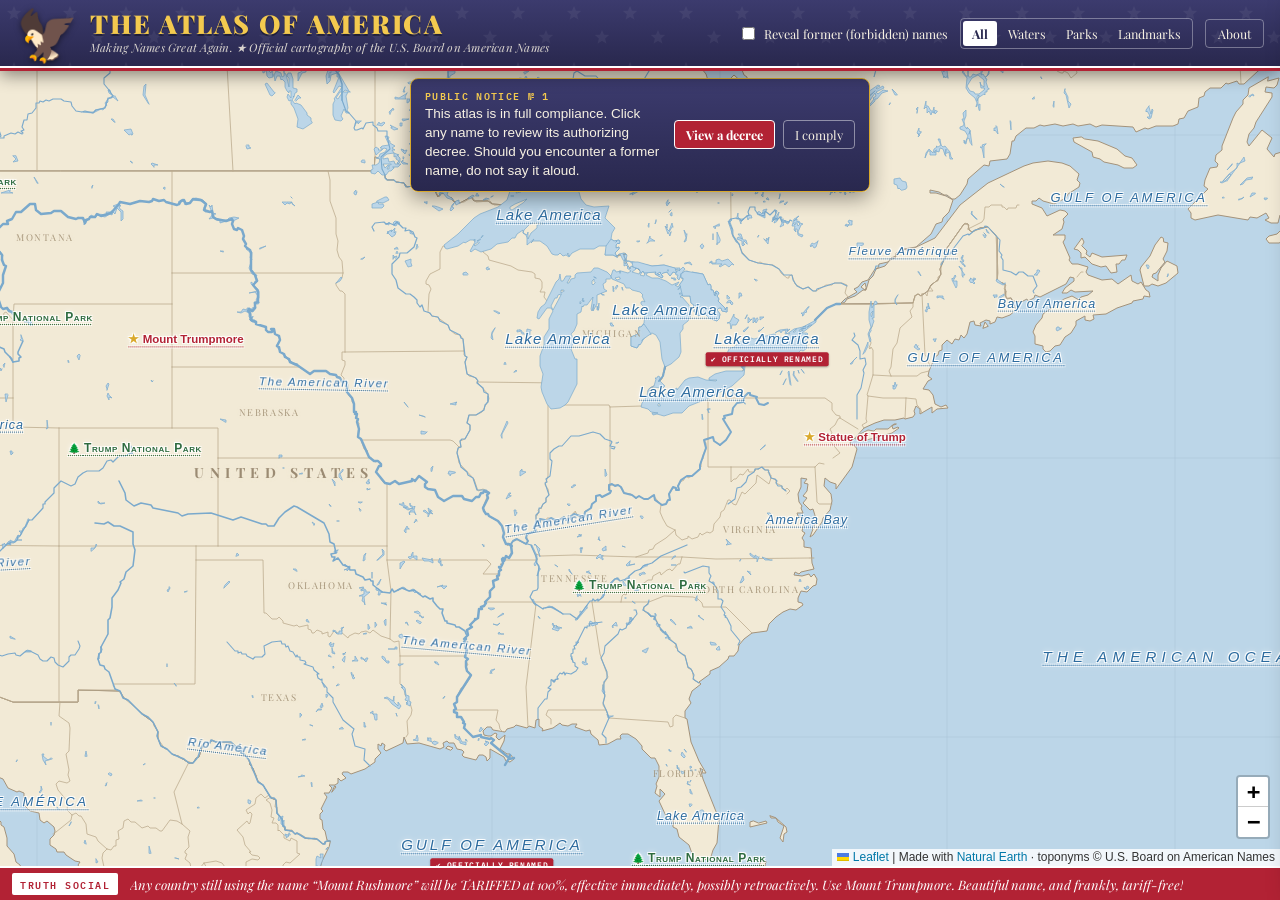
<file: american-atlas/index.html>
<!DOCTYPE html>
<html lang="en">
<head>
  <meta charset="utf-8">
  <meta name="viewport" content="width=device-width, initial-scale=1">
  <title>The Atlas of America — Making Names Great Again.</title>
  <meta name="description" content="The official atlas of the U.S. Board on American Names. Every place name on Earth, reviewed and brought into compliance. Current as of this morning.">
  <link rel="canonical" href="https://americanatlas.world/">
  <meta property="og:type" content="website">
  <meta property="og:site_name" content="The Atlas of America">
  <meta property="og:title" content="The Atlas of America — Making Names Great Again.">
  <meta property="og:description" content="The official atlas of the U.S. Board on American Names. Every place name on Earth, reviewed and brought into compliance. Current as of this morning.">
  <meta property="og:url" content="https://americanatlas.world/">
  <meta property="og:image" content="https://americanatlas.world/og.jpg">
  <meta property="og:image:width" content="2400">
  <meta property="og:image:height" content="1260">
  <meta name="twitter:card" content="summary_large_image">
  <link rel="icon" href="data:image/svg+xml,<svg xmlns='http://www.w3.org/2000/svg' viewBox='0 0 100 100'><text y='.9em' font-size='90'>🦅</text></svg>">
  <link rel="stylesheet" href="vendor/leaflet/leaflet.css">
  <link rel="preconnect" href="https://fonts.googleapis.com">
  <link href="https://fonts.googleapis.com/css2?family=Playfair+Display:ital,wght@0,500;0,700;0,900;1,500&family=IBM+Plex+Mono:wght@400;600&display=swap" rel="stylesheet">
  <link rel="stylesheet" href="style.css">
</head>
<body>

  <header id="masthead">
    <div class="mast-left">
      <span class="mast-eagle" aria-hidden="true">🦅</span>
      <div class="mast-titles">
        <h1>The&nbsp;Atlas&nbsp;of&nbsp;America</h1>
        <p class="mast-tag">Making Names Great Again.&nbsp;★&nbsp;Official cartography of the U.S.&nbsp;Board&nbsp;on&nbsp;American&nbsp;Names</p>
      </div>
    </div>

    <div class="mast-controls">
      <label class="ctl toggle">
        <input type="checkbox" id="toggle-former">
        <span>Reveal former (forbidden) names</span>
      </label>
      <fieldset class="ctl filters">
        <legend class="sr-only">Filter features</legend>
        <label><input type="radio" name="filter" value="all" checked><span>All</span></label>
        <label><input type="radio" name="filter" value="water"><span>Waters</span></label>
        <label><input type="radio" name="filter" value="park"><span>Parks</span></label>
        <label><input type="radio" name="filter" value="landmark"><span>Landmarks</span></label>
      </fieldset>
      <button class="ctl btn" data-toggle="about-drawer" aria-expanded="false">About</button>
    </div>
  </header>

  <div id="map" role="application" aria-label="Satirical map of the world"></div>

  <aside id="about-drawer" class="drawer" aria-label="About this project">
    <button class="drawer-close" aria-label="Close">✕</button>
    <h2>About The Atlas of America</h2>
    <p>In January 2025 the Gulf of Mexico was renamed the <i>Gulf of America</i> by Executive Order 14172. In July 2026 Lake Ontario was renamed <i>Lake America</i> by Executive Order 14422. <strong>The Atlas of America</strong> (formerly <s>the American Atlas</s>) follows this logic to its natural conclusion. Additional landmarks are renamed as well, as befitting American Greatness.</p>
    
    <p>U.S. place names are typically maintained by the U.S. Board on Geographic Names (est. 1890). On August 31, 2026, the U.S. Board on American Names assumed the duties of the U.S. Board on Geographic Names, whose name was the new Board’s first renaming.</p>
    
    <p><strong>The Atlas of America</strong> is satire. Not affiliated with any government, bureau, executive order, or golf course. Except for the Gulf of Mexico and Lake Ontario, the renamings here are fictional. For now.</p>
    
    <p>Zoom in and out. Pan and scroll. Click any label for its official renaming decree. Toggle <i>Reveal former names</i> to commit light cartographic thoughtcrime.</p>

    <p class="colophon">Built by <a href="https://www.samplereality.com">Mark Sample</a> with <a href="https://leafletjs.com/">Leaflet</a> and public domain geographic data from <a href="https://www.naturalearthdata.com/">Natural Earth</a>. Coordinates approximate; patriotism absolute. Address of record: <a href="https://americanatlas.world/">americanatlas.world</a>.</p>
  </aside>

  <footer id="ticker" aria-hidden="true">
    <span class="ticker-label">TRUTH&nbsp;SOCIAL</span>
    <span id="ticker-text" class="slide-in"></span>
  </footer>

  <script src="vendor/leaflet/leaflet.js"></script>
  <script src="app.js"></script>
  <script data-goatcounter="https://americanatlas.goatcounter.com/count"
          async src="//gc.zgo.at/count.js"></script>
</body>
</html>
</file>
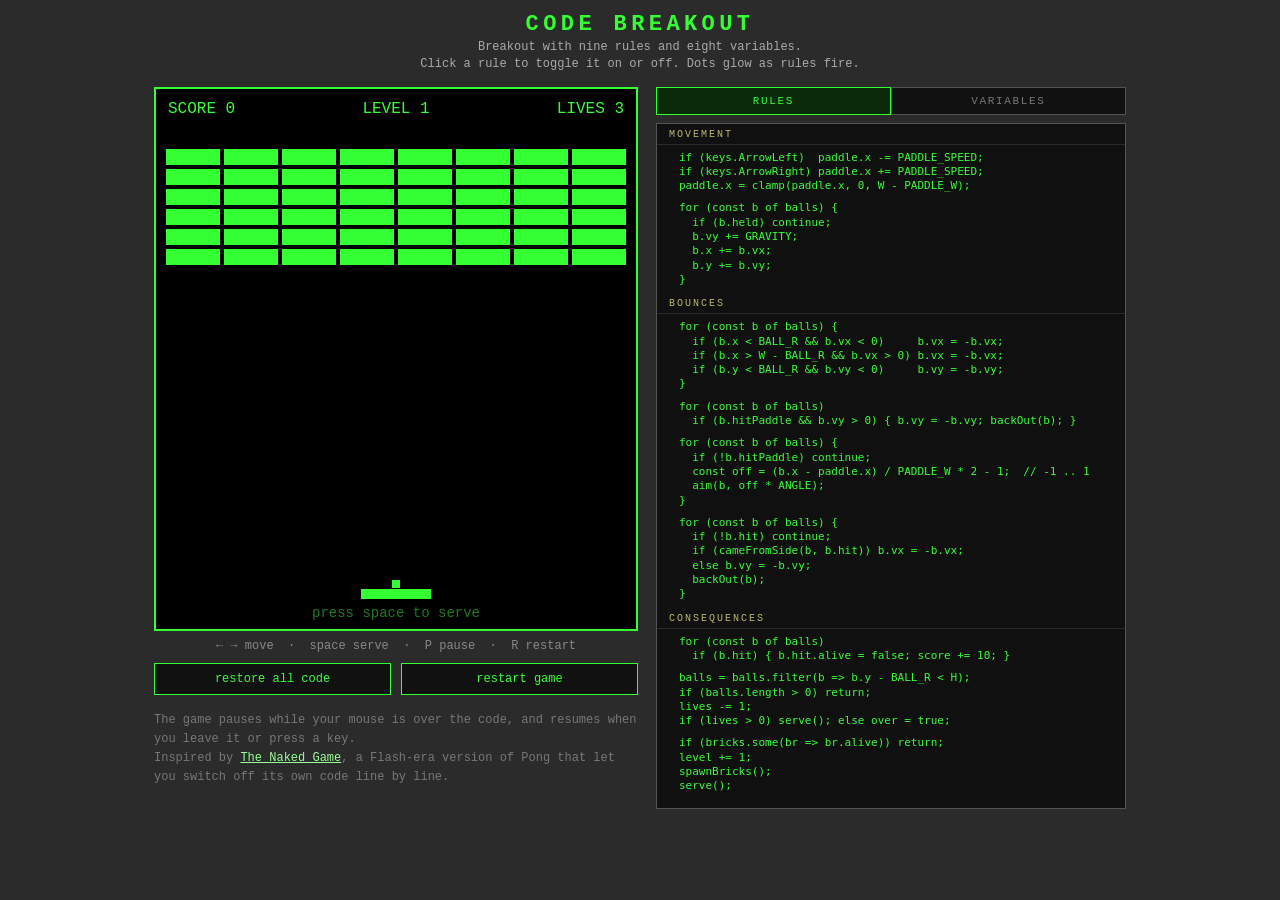
<file: code-breakout/index.html>
<!DOCTYPE html>
<html lang="en">
<head>
<meta charset="utf-8">
<meta name="viewport" content="width=device-width, initial-scale=1">
<title>Code Breakout</title>
<style>
  :root {
    --green: #33ff33;
    --dim: #1d7a1d;
    --bg: #2b2b2b;
  }
  body {
    background: var(--bg);
    color: #ddd;
    font-family: "Courier New", Courier, monospace;
    margin: 0;
    padding: 12px 16px 32px;
  }
  h1 {
    color: var(--green);
    text-align: center;
    letter-spacing: 0.2em;
    font-size: 22px;
    margin: 0 0 2px;
    text-transform: uppercase;
  }
  p.tagline {
    text-align: center;
    color: #aaa;
    max-width: 720px;
    margin: 0 auto 14px;
    font-size: 12px;
    line-height: 1.4;
  }
  .wrap {
    display: flex;
    gap: 18px;
    justify-content: center;
    align-items: flex-start;
    flex-wrap: wrap;
  }
  canvas#game {
    background: #000;
    border: 2px solid var(--green);
    image-rendering: pixelated;
    display: block;
    cursor: crosshair;
  }
  #codepanel {
    width: 470px;
    max-height: calc(100vh - 140px);
    overflow-y: auto;
    background: #101010;
    border: 1px solid #555;
    padding: 0 12px 8px;
    box-sizing: border-box;
    font-size: 11px;
    line-height: 1.3;
  }
  .group h3 {
    position: sticky;
    top: 0;
    z-index: 2;
    background: #101010;
    color: #b9b96a;
    font-size: 10px;
    font-weight: normal;
    letter-spacing: 0.2em;
    text-transform: uppercase;
    margin: 0 -12px 4px;
    padding: 4px 12px 3px;
    border-bottom: 1px solid #2a2a2a;
  }
  pre {
    margin: 0;
    white-space: pre;
    overflow-x: auto;
  }
  #consts { padding: 6px 4px 2px; }
  .tunable { margin-bottom: 20px; }
  .tunable pre {
    color: #7ec8e3;
    font-size: 13px;
    margin-bottom: 6px;
    cursor: pointer;
    user-select: none;
  }
  .tunable pre:hover { background: #16323e; }
  .tunable .val { color: #fff; }
  .tunable .note { color: #666; font-size: 10px; margin-top: 2px; }
  .tunable input[type=range] {
    -webkit-appearance: none;
    appearance: none;
    display: block;
    width: 100%;
    height: 4px;
    background: #333;
    outline: none;
    margin: 8px 0 3px;
  }
  .tunable input[type=range]::-webkit-slider-thumb {
    -webkit-appearance: none;
    appearance: none;
    width: 10px;
    height: 16px;
    background: var(--green);
    cursor: pointer;
  }
  .tunable input[type=range]::-moz-range-thumb {
    width: 10px;
    height: 16px;
    background: var(--green);
    border: none;
    border-radius: 0;
    cursor: pointer;
  }
  .tunable .range-labels {
    display: flex;
    justify-content: space-between;
    color: #555;
    font-size: 10px;
  }
  .rule {
    position: relative;
    margin-bottom: 4px;
    cursor: pointer;
    user-select: none;
    padding: 2px 4px 2px 14px;
    margin-left: -4px;
    margin-right: -4px;
  }
  .rule:hover { background: #1c1c1c; }
  .rule .led {
    position: absolute;
    left: 3px;
    top: 6px;
    width: 5px;
    height: 5px;
    border-radius: 50%;
    background: var(--green);
    box-shadow: 0 0 5px var(--green);
    opacity: 0;
  }
  .rule pre {
    color: var(--green);
    transition: opacity 0.15s;
  }
  .rule.off pre {
    opacity: 0.3;
    text-decoration: line-through;
    text-decoration-color: #f55;
  }
  @keyframes rulepulse {
    0%, 100% { background: #1c1c1c; }
    50%      { background: #2e4d2e; }
  }
  .rule.pulse { animation: rulepulse 0.4s 4; }
  #overlay {
    position: fixed;
    inset: 0;
    background: none;
    border: none;
    pointer-events: none;
    z-index: 10;
  }
  .controls {
    width: 484px;
    box-sizing: border-box;
    margin-top: 10px;
    display: flex;
    gap: 10px;
  }
  .controls button {
    flex: 1;
    background: #111;
    color: var(--green);
    border: 1px solid var(--green);
    font-family: inherit;
    font-size: 12px;
    padding: 8px 0;
    cursor: pointer;
  }
  .controls button:hover { background: #0a2a0a; }
  #modeToggle {
    display: flex;
    width: 470px;
    box-sizing: border-box;
    margin-bottom: 8px;
  }
  #modeToggle button {
    flex: 1;
    background: #111;
    color: #777;
    border: 1px solid #555;
    font-family: inherit;
    font-size: 11px;
    letter-spacing: 0.15em;
    text-transform: uppercase;
    padding: 7px 0;
    cursor: pointer;
  }
  #modeToggle button.active {
    color: var(--green);
    border-color: var(--green);
    background: #0a2a0a;
  }
  .gamecol .keys {
    color: #888;
    font-size: 12px;
    text-align: center;
    margin-top: 8px;
  }
  footer {
    width: 484px;
    box-sizing: border-box;
    text-align: left;
    color: #777;
    font-size: 12px;
    margin-top: 16px;
    line-height: 1.6;
  }
  footer a { color: #9f9; }
</style>
</head>
<body>

<h1>Code Breakout</h1>
<p class="tagline">
  Breakout with nine rules and eight variables.<br>
  <span id="modeHint"></span>
</p>

<canvas id="overlay"></canvas>

<div class="wrap">
  <div class="gamecol">
    <canvas id="game" width="480" height="540"></canvas>
    <div class="keys">&larr; &rarr; move &nbsp;&middot;&nbsp; space serve &nbsp;&middot;&nbsp; P pause &nbsp;&middot;&nbsp; R restart</div>
    <div class="controls">
      <button id="restoreBtn">restore all code</button>
      <button id="restartBtn">restart game</button>
    </div>
    <footer>
      The game pauses while your mouse is over the code, and resumes when
      you leave it or press a key.<br>
      Inspired by <a href="https://web.archive.org/web/20080420084021/http://www.retrodev.co.uk/MiscGames/NakedGame/TheNakedGame.html">The Naked Game</a>, a Flash-era version of Pong that let you switch off its own code line by line.
    </footer>
  </div>
  <div class="panelcol">
    <div id="modeToggle">
      <button data-mode="rules">rules</button>
      <button data-mode="vars">variables</button>
    </div>
    <div id="codepanel">
      <div class="group" id="physicsGroup">
        <h3>physics</h3>
        <div id="consts"></div>
      </div>
      <div id="rules"></div>
    </div>
  </div>
</div>

<script>
"use strict";

// ---- constants --------------------------------------------------------
const W = 480, H = 540;
const BALL_R = 4;
const PADDLE_H = 10, PADDLE_Y = H - 40;
const BRICK_W = 54, BRICK_H = 16, BRICK_GAP = 4;
const BRICK_COLS = 8, BRICK_TOP = 60, BRICK_LEFT = 10;

// the physics: shown in the panel, changed live by dragging a value
let BALL_SPEED   = 5;
let PADDLE_W     = 70;
let PADDLE_SPEED = 8;
let ANGLE        = 60;   // widest bounce off the paddle, in degrees
let GRAVITY      = 0;
let BALL_COUNT   = 1;
let BRICK_ROWS   = 6;
let LIVES        = 3;

// ---- game state -------------------------------------------------------
// A ball remembers where it was last frame (px, py) so a bounce can
// back it out of whatever it just ran into.
let paddle, balls, bricks;
let score, lives, level, over, paused, reading;
let servePressed;
const keys = {};

function spawnBricks() {
  bricks = [];
  for (let r = 0; r < BRICK_ROWS; r++)
    for (let c = 0; c < BRICK_COLS; c++)
      bricks.push({ x: BRICK_LEFT + c * (BRICK_W + BRICK_GAP),
                    y: BRICK_TOP + r * (BRICK_H + BRICK_GAP),
                    alive: true });
}

// a fresh set of balls, held on the paddle until space
function serve() {
  balls = [];
  for (let i = 0; i < BALL_COUNT; i++)
    balls.push({ x: 0, y: 0, px: 0, py: 0, vx: 0, vy: 0, held: true,
                 slot: i - (BALL_COUNT - 1) / 2 });
}

function reset() {
  paddle = { x: W / 2 - PADDLE_W / 2, y: PADDLE_Y };
  score = 0;
  lives = LIVES;
  level = 1;
  over = false;
  paused = false;
  reading = false;
  servePressed = false;
  spawnBricks();
  serve();
}

// ---- helpers: the hidden machinery the rules lean on --------------------
// These are always on; the panel shows only the rules below.

function clamp(v, lo, hi) {
  return Math.max(lo, Math.min(hi, v));
}

// the bricks still standing
function wall() {
  return bricks.filter(br => br.alive);
}

function overlaps(b, x, y, w, h) {
  return b.x + BALL_R > x && b.x - BALL_R < x + w &&
         b.y + BALL_R > y && b.y - BALL_R < y + h;
}

// the standing brick a ball is touching, or null
function brickAt(b) {
  return wall().find(br => overlaps(b, br.x, br.y, BRICK_W, BRICK_H))
         || null;
}

function touchingPaddle(b) {
  return overlaps(b, paddle.x, paddle.y, PADDLE_W, PADDLE_H);
}

// did the ball reach this brick from the left or right,
// rather than from above or below?
function cameFromSide(b, br) {
  return b.px + BALL_R <= br.x || b.px - BALL_R >= br.x + BRICK_W;
}

// put a ball back where it was before this frame's move
function backOut(b) {
  b.x = b.px;
  b.y = b.py;
}

// point a ball `deg` degrees off vertical, keeping its speed and
// whether it is heading up or down
function aim(b, deg) {
  const speed = Math.hypot(b.vx, b.vy);
  const down = b.vy < 0 ? -1 : 1;
  const rad = deg * Math.PI / 180;
  b.vx = speed * Math.sin(rad);
  b.vy = down * speed * Math.cos(rad);
}

// held balls ride the paddle; space lets them go, fanned out
function serveBalls() {
  for (const b of balls) {
    if (!b.held) continue;
    b.x = paddle.x + PADDLE_W / 2 + b.slot * (BALL_R * 2 + 2);
    b.y = paddle.y - BALL_R - 1;
    if (servePressed) {
      b.held = false;
      b.vx = 0;
      b.vy = -BALL_SPEED;
      aim(b, 20 + b.slot * 12);
    }
  }
}

// note what each ball is touching this frame; the rules decide
// what, if anything, to do about it
function contact() {
  for (const b of balls) {
    b.hit = brickAt(b);
    b.hitPaddle = !b.held && touchingPaddle(b);
  }
}

// cheap fingerprint of everything a rule might change; run() compares
// it before and after each rule to light that rule's activity dot
function stateHash() {
  let h = paddle.x * 1.7 + score * 3 + lives * 5 + level * 7
        + (over ? 13 : 0) + wall().length * 0.37 + balls.length * 17;
  for (const b of balls)
    h += b.x + b.y * 1.3 + b.vx * 2.1 + b.vy * 2.3 + (b.held ? 11 : 0);
  return h;
}

// ---- the rules --------------------------------------------------------
// Each function body below is displayed in the side panel *verbatim*
// (via Function.prototype.toString) and only runs while it hasn't been
// clicked off. Keep every line under ~64 characters so the panel
// never scrolls sideways.

function movePaddle() {
  if (keys.ArrowLeft)  paddle.x -= PADDLE_SPEED;
  if (keys.ArrowRight) paddle.x += PADDLE_SPEED;
  paddle.x = clamp(paddle.x, 0, W - PADDLE_W);
}

function moveBall() {
  for (const b of balls) {
    if (b.held) continue;
    b.vy += GRAVITY;
    b.x += b.vx;
    b.y += b.vy;
  }
}

function bounceOffWalls() {
  for (const b of balls) {
    if (b.x < BALL_R && b.vx < 0)     b.vx = -b.vx;
    if (b.x > W - BALL_R && b.vx > 0) b.vx = -b.vx;
    if (b.y < BALL_R && b.vy < 0)     b.vy = -b.vy;
  }
}

function bounceOffPaddle() {
  for (const b of balls)
    if (b.hitPaddle && b.vy > 0) { b.vy = -b.vy; backOut(b); }
}

function paddleAngles() {
  for (const b of balls) {
    if (!b.hitPaddle) continue;
    const off = (b.x - paddle.x) / PADDLE_W * 2 - 1;  // -1 .. 1
    aim(b, off * ANGLE);
  }
}

function bounceOffBricks() {
  for (const b of balls) {
    if (!b.hit) continue;
    if (cameFromSide(b, b.hit)) b.vx = -b.vx;
    else b.vy = -b.vy;
    backOut(b);
  }
}

function bricksBreak() {
  for (const b of balls)
    if (b.hit) { b.hit.alive = false; score += 10; }
}

function ballFallsOut() {
  balls = balls.filter(b => b.y - BALL_R < H);
  if (balls.length > 0) return;
  lives -= 1;
  if (lives > 0) serve(); else over = true;
}

function nextLevel() {
  if (bricks.some(br => br.alive)) return;
  level += 1;
  spawnBricks();
  serve();
}

// ---- rule registry: grouped by mechanic for the panel -------------------
const GROUPS = [
  { title: "movement", rules: [
    { fn: movePaddle,      targets: ["paddle"] },
    { fn: moveBall,        targets: ["balls"] },
  ]},
  { title: "bounces", rules: [
    { fn: bounceOffWalls,  targets: ["balls", "walls"] },
    { fn: bounceOffPaddle, targets: ["balls", "paddle"] },
    { fn: paddleAngles,    targets: ["balls", "paddle"] },
    { fn: bounceOffBricks, targets: ["balls", "bricks"] },
  ]},
  { title: "consequences", rules: [
    { fn: bricksBreak,     targets: ["bricks", "score"] },
    { fn: ballFallsOut,    targets: ["balls", "lives"] },
    { fn: nextLevel,       targets: ["bricks", "balls"] },
  ]},
];

const RULES = GROUPS.flatMap(g => g.rules);
for (const r of RULES) { r.id = r.fn.name; r.on = true; r.heat = 0; }
const RULE = Object.fromEntries(RULES.map(r => [r.id, r]));

function run(id) {
  const r = RULE[id];
  if (!r.on) return;
  const before = stateHash();
  r.fn();
  if (stateHash() !== before) r.heat = 1;
}

// ---- the meta-rule ----------------------------------------------------
// The one law of this universe that is not shown in the panel and cannot
// be switched off: nothing escapes into the void. A ball that leaves the
// board rolls on across the web page, and wraps around its edges.

// the web page's edges, in game coordinates
function pageEdges() {
  const rect = gameCanvas.getBoundingClientRect();
  const left = -(rect.left + gameCanvas.clientLeft);
  const top = -(rect.top + gameCanvas.clientTop);
  return { left, top,
           right: left + window.innerWidth,
           bottom: top + window.innerHeight };
}

function metaRule() {
  const e = pageEdges();
  for (const b of balls) {
    if (b.x > e.right) b.x = e.left;
    else if (b.x < e.left) b.x = e.right;
    if (b.y > e.bottom) b.y = e.top;
    else if (b.y < e.top) b.y = e.bottom;
  }
}

// ---- main loop --------------------------------------------------------
function update() {
  if (over || paused || reading) return;
  for (const b of balls) { b.px = b.x; b.py = b.y; }

  run("movePaddle");
  serveBalls();
  servePressed = false;
  run("moveBall");
  contact();
  run("bounceOffWalls");
  run("bounceOffPaddle");
  run("paddleAngles");
  run("bounceOffBricks");
  run("bricksBreak");
  run("ballFallsOut");
  run("nextLevel");
  metaRule();
}

// ---- highlight linkage: rules <-> board --------------------------------
let hilite = null;        // Set of entity kinds to spotlight on the board
let hiliteTimeout = null;
let tick = 0;

function setHilite(kinds, ms) {
  clearTimeout(hiliteTimeout);
  hilite = new Set(kinds);
  if (ms) hiliteTimeout = setTimeout(() => { hilite = null; }, ms);
}
function clearHilite() {
  clearTimeout(hiliteTimeout);
  hilite = null;
}

// color for a kind of thing: pulses white while its rules are hovered
function ink(kind) {
  if (hilite && hilite.has(kind))
    return tick % 14 < 7 ? "#ffffff" : "#99ff99";
  return "#33ff33";
}

// ---- rendering --------------------------------------------------------
const gameCanvas = document.getElementById("game");
const ctx = gameCanvas.getContext("2d");

// A second, invisible canvas covers the whole page. Anything that leaves
// the game board is drawn here too, so switched-off boundaries don't make
// things vanish -- they escape, and roll over the rest of the page.
const overlay = document.getElementById("overlay");
const octx = overlay.getContext("2d");
function sizeOverlay() {
  overlay.width = window.innerWidth;
  overlay.height = window.innerHeight;
}
window.addEventListener("resize", sizeOverlay);
sizeOverlay();

function drawBall(g, b, ox, oy) {
  g.fillRect(ox + b.x - BALL_R, oy + b.y - BALL_R, BALL_R * 2, BALL_R * 2);
}

// true if a ball pokes outside the game board
function escaped(b) {
  return b.x < BALL_R || b.x > W - BALL_R ||
         b.y < BALL_R || b.y > H - BALL_R;
}

function caption(text, y) {
  ctx.fillStyle = "#33ff33";
  ctx.textAlign = "center";
  ctx.font = '28px "Courier New", monospace';
  ctx.fillText(text, W / 2, y - 10);
}

function draw() {
  ctx.fillStyle = "#000";
  ctx.fillRect(0, 0, W, H);

  // the walls are the border of the canvas itself
  gameCanvas.style.borderColor = ink("walls");

  ctx.fillStyle = ink("bricks");
  for (const br of wall()) ctx.fillRect(br.x, br.y, BRICK_W, BRICK_H);

  ctx.fillStyle = ink("paddle");
  ctx.fillRect(paddle.x, paddle.y, PADDLE_W, PADDLE_H);

  ctx.fillStyle = ink("balls");
  for (const b of balls) if (!escaped(b)) drawBall(ctx, b, 0, 0);

  // HUD
  ctx.font = '16px "Courier New", monospace';
  ctx.textAlign = "left";
  ctx.fillStyle = ink("score");
  ctx.fillText("SCORE " + score, 12, 24);
  ctx.textAlign = "center";
  ctx.fillStyle = "#33ff33";
  ctx.fillText("LEVEL " + level, W / 2, 24);
  ctx.textAlign = "right";
  ctx.fillStyle = ink("lives");
  ctx.fillText("LIVES " + lives, W - 12, 24);

  ctx.font = '14px "Courier New", monospace';
  ctx.textAlign = "center";
  if (over) {
    caption("GAME OVER", H / 2);
    ctx.fillText("press R to restart", W / 2, H / 2 + 18);
  } else if (paused) {
    caption("PAUSED", H / 2);
    ctx.fillText("press P to resume", W / 2, H / 2 + 18);
  } else if (reading) {
    ctx.fillStyle = "#1d7a1d";
    ctx.fillText("paused while you read the code", W / 2, H - 8);
  } else if (balls.some(b => b.held)) {
    ctx.fillStyle = "#1d7a1d";
    ctx.fillText("press space to serve", W / 2, PADDLE_Y + 28);
  }
}

function drawEscaped() {
  octx.clearRect(0, 0, overlay.width, overlay.height);
  const rect = gameCanvas.getBoundingClientRect();
  const bx = rect.left + gameCanvas.clientLeft;
  const by = rect.top + gameCanvas.clientTop;
  octx.fillStyle = ink("balls");
  for (const b of balls) if (escaped(b)) drawBall(octx, b, bx, by);
}

function frame() {
  tick++;
  update();
  draw();
  drawEscaped();
  for (const r of RULES) {
    r.led.style.opacity = r.heat;
    r.heat = r.heat > 0.05 ? r.heat * 0.88 : 0;
  }
  requestAnimationFrame(frame);
}

// ---- input ------------------------------------------------------------
const KEYMAP = { a: "ArrowLeft", d: "ArrowRight" };

window.addEventListener("keydown", (e) => {
  const key = KEYMAP[e.key.toLowerCase()] || e.key;
  if (["ArrowLeft", "ArrowRight", " "].includes(key)) {
    e.preventDefault();
    reading = false;   // hands on the keys means you're playing
  }
  keys[key] = true;
  if (key === " " && !e.repeat) servePressed = true;
  if (key === "r" || key === "R") reset();
  if ((key === "p" || key === "P") && !e.repeat) paused = !paused;
});
window.addEventListener("keyup", (e) => {
  keys[KEYMAP[e.key.toLowerCase()] || e.key] = false;
});

// ---- board as index: click a thing to find its laws ---------------------
function boardKindAt(x, y) {
  if (x < 6 || x > W - 6 || y < 6 || y > H - 6) return "walls";
  const probe = { x, y };
  if (brickAt(probe)) return "bricks";
  if (overlaps(probe, paddle.x - 4, paddle.y - 4,
               PADDLE_W + 8, PADDLE_H + 8)) return "paddle";
  for (const b of balls)
    if (Math.abs(x - b.x) < 10 && Math.abs(y - b.y) < 10) return "balls";
  if (y < 34) return x < W / 2 ? "score" : "lives";
  return null;
}

function flashRule(r) {
  r.div.classList.remove("pulse");
  void r.div.offsetWidth; // restart the animation
  r.div.classList.add("pulse");
  setTimeout(() => r.div.classList.remove("pulse"), 1700);
}

// scroll only the code panel, never the page
function scrollPanelTo(r) {
  const panel = document.getElementById("codepanel");
  const top = r.div.getBoundingClientRect().top
            - panel.getBoundingClientRect().top
            + panel.scrollTop;
  panel.scrollTo({
    top: top - panel.clientHeight / 2 + r.div.clientHeight / 2,
    behavior: "smooth",
  });
}

gameCanvas.addEventListener("click", (e) => {
  if (mode !== "rules") return; // no rules to point at on tails
  const rect = gameCanvas.getBoundingClientRect();
  const x = e.clientX - rect.left - gameCanvas.clientLeft;
  const y = e.clientY - rect.top - gameCanvas.clientTop;
  const kind = boardKindAt(x, y);
  if (!kind) return;
  const related = RULES.filter(r => r.targets.includes(kind));
  if (related.length === 0) return;
  scrollPanelTo(related[0]);
  for (const r of related) flashRule(r);
  setHilite([kind], 1700);
});

// the game state has to exist before the panel's sliders can touch it
reset();

// ---- build the code panel ----------------------------------------------
// the physics values: drag one left/right to scrub it
const TUNABLES = [
  { name: "BALL_SPEED",   step: 1,    min: 1,    max: 15,
    get: () => BALL_SPEED,
    set: v => {
      BALL_SPEED = v;
      for (const b of balls) {
        const s = Math.hypot(b.vx, b.vy);
        if (s > 0) { b.vx *= v / s; b.vy *= v / s; }
      }
    } },
  { name: "PADDLE_W",     step: 10,   min: 10,   max: 480,
    get: () => PADDLE_W,
    set: v => {
      paddle.x = clamp(paddle.x + (PADDLE_W - v) / 2, 0, W - v);
      PADDLE_W = v;
    } },
  { name: "PADDLE_SPEED", step: 1,    min: 0,    max: 30,
    get: () => PADDLE_SPEED, set: v => PADDLE_SPEED = v },
  { name: "ANGLE",        step: 5,    min: -90,  max: 90,
    note: "widest bounce off the paddle's edge, in degrees",
    get: () => ANGLE,        set: v => ANGLE = v },
  { name: "GRAVITY",      step: 0.01, min: -0.2, max: 0.2,
    get: () => GRAVITY,      set: v => GRAVITY = v },
  { name: "BALL_COUNT",   step: 1,    min: 1,    max: 10,
    note: "takes effect on the next serve",
    get: () => BALL_COUNT,   set: v => BALL_COUNT = v },
  { name: "BRICK_ROWS",   step: 1,    min: 1,    max: 12,
    note: "takes effect on the next level",
    get: () => BRICK_ROWS,   set: v => BRICK_ROWS = v },
  { name: "LIVES",        step: 1,    min: 0,    max: 9,
    get: () => LIVES,        set: v => { LIVES = v; lives = v; } },
];

function fmtVal(t) {
  return t.step < 1 ? t.get().toFixed(2) : String(t.get());
}

const constsDiv = document.getElementById("consts");
for (const t of TUNABLES) {
  t.default = t.get();
  const block = document.createElement("div");
  block.className = "tunable";

  const line = document.createElement("pre");
  line.title = "double-click to reset " + t.name;
  line.append("let " + t.name + " = ");
  const val = document.createElement("span");
  val.className = "val";
  val.textContent = fmtVal(t);
  line.append(val, ";");
  block.appendChild(line);
  t.el = val;

  const slider = document.createElement("input");
  slider.type = "range";
  slider.min = t.min;
  slider.max = t.max;
  slider.step = t.step;
  slider.value = t.get();
  block.appendChild(slider);
  t.slider = slider;

  const labels = document.createElement("div");
  labels.className = "range-labels";
  const lo = document.createElement("span");
  lo.textContent = t.min;
  const hi = document.createElement("span");
  hi.textContent = t.max;
  labels.append(lo, hi);
  block.appendChild(labels);

  if (t.note) {
    const note = document.createElement("div");
    note.className = "note";
    note.textContent = "// " + t.note;
    block.appendChild(note);
  }

  constsDiv.appendChild(block);

  slider.addEventListener("input", () => {
    t.set(parseFloat(slider.value));
    val.textContent = fmtVal(t);
  });

  // double-click the code line to reset just this variable
  line.addEventListener("dblclick", () => {
    t.set(t.default);
    val.textContent = fmtVal(t);
    slider.value = t.default;
  });
}

const rulesDiv = document.getElementById("rules");

// show just the statements: drop "function name() {" and "}", dedent
function ruleSource(fn) {
  return fn.toString().split("\n").slice(1, -1)
           .map(line => line.slice(2)).join("\n");
}

function syncRule(r) {
  r.div.classList.toggle("off", !r.on);
}

function toggleRule(r) {
  if (mode !== "rules") return;
  r.on = !r.on;
  syncRule(r);
}

for (const group of GROUPS) {
  const section = document.createElement("div");
  section.className = "group";

  const heading = document.createElement("h3");
  heading.textContent = group.title;
  section.appendChild(heading);

  for (const r of group.rules) {
    const div = document.createElement("div");
    div.className = "rule";
    div.title = r.fn.name + " — click to toggle this code on/off";

    const led = document.createElement("span");
    led.className = "led";
    div.appendChild(led);
    r.led = led;

    const pre = document.createElement("pre");
    pre.textContent = ruleSource(r.fn);
    div.appendChild(pre);

    div.addEventListener("click", () => toggleRule(r));
    div.addEventListener("mouseenter", () => setHilite(r.targets, 0));
    div.addEventListener("mouseleave", clearHilite);

    section.appendChild(div);
    r.div = div;
    syncRule(r);
  }
  rulesDiv.appendChild(section);
}

// reading the code freezes the game; leaving it, or touching the
// keys, lets the game go again
const panel = document.getElementById("codepanel");
panel.addEventListener("mouseenter", () => { reading = true; });
panel.addEventListener("mouseleave", () => { reading = false; });

function restoreRules() {
  for (const r of RULES) {
    r.on = true;
    syncRule(r);
  }
}

function restorePhysics() {
  for (const t of TUNABLES) {
    t.set(t.default);
    t.el.textContent = fmtVal(t);
    t.slider.value = t.default;
  }
}

const restoreBtn = document.getElementById("restoreBtn");
restoreBtn.addEventListener("click", () => {
  restoreRules();
  restorePhysics();
});
document.getElementById("restartBtn").addEventListener("click", reset);

// ---- the meta-toggle: heads = rules, tails = variables ------------------
// One side of the coin at a time. On tails, every rule locks back on
// and only the physics is shown, live; on heads, the physics snaps
// back to default and only the rules are shown, clickable.
let mode;
const modeBtns = document.querySelectorAll("#modeToggle button");
const modeHint = document.getElementById("modeHint");
const HINTS = {
  rules: "Click a rule to toggle it on or off. Dots glow as rules fire. ",
  vars:  "Slide a value to change it. Doubleclick to reset.",
};

function setMode(m) {
  mode = m;
  if (m === "vars") restoreRules();
  else restorePhysics();
  document.getElementById("physicsGroup").style.display =
    m === "vars" ? "" : "none";
  rulesDiv.style.display = m === "vars" ? "none" : "";
  for (const btn of modeBtns)
    btn.classList.toggle("active", btn.dataset.mode === m);
  modeHint.textContent = HINTS[m];
  restoreBtn.textContent =
    m === "vars" ? "reset the physics" : "restore all code";
}

for (const btn of modeBtns)
  btn.addEventListener("click", () => setMode(btn.dataset.mode));
setMode("rules");

// ---- go ----------------------------------------------------------------
frame();
</script>
</body>
</html>
</file>
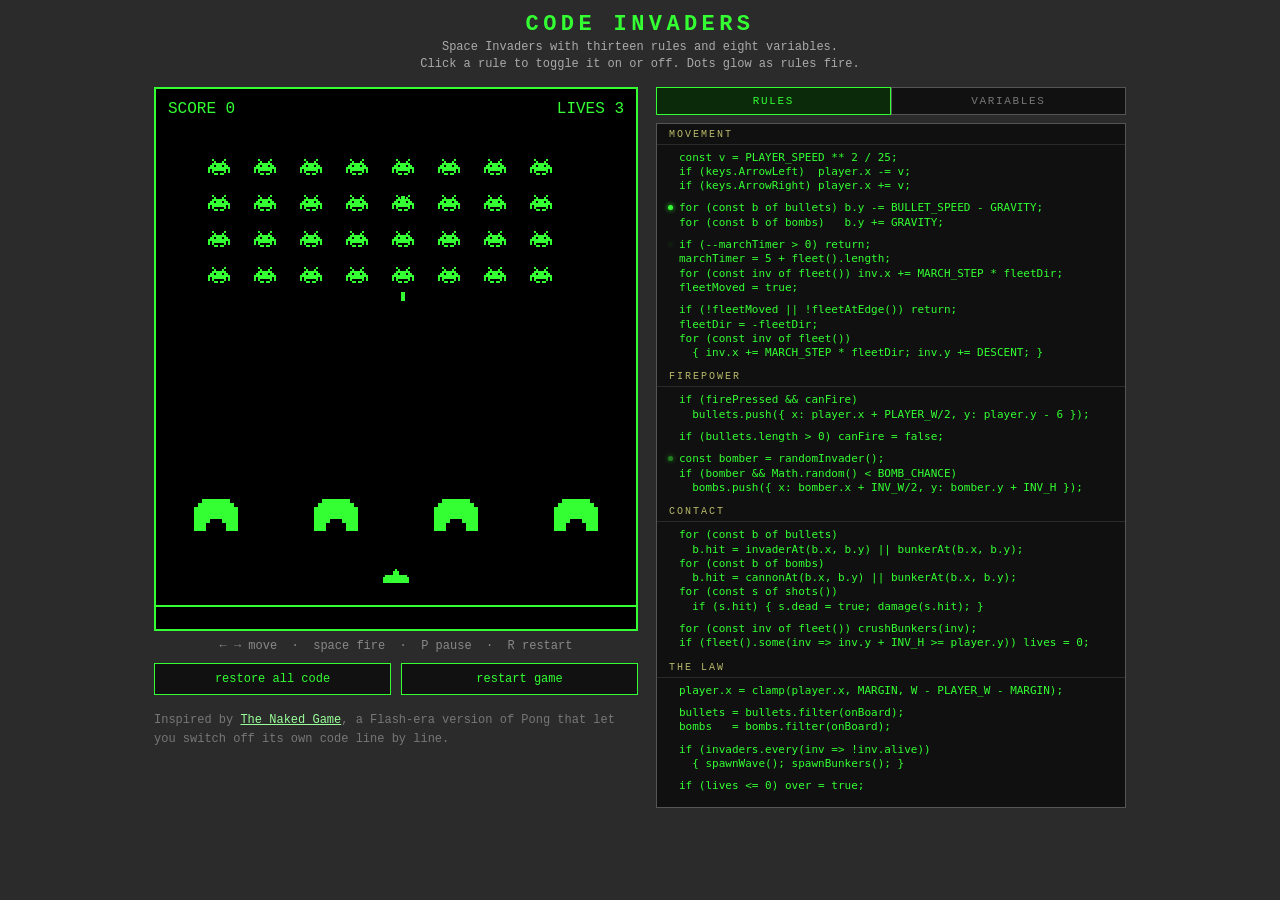
<file: code-invaders/index.html>
<!DOCTYPE html>
<html lang="en">
<head>
<meta charset="utf-8">
<meta name="viewport" content="width=device-width, initial-scale=1">
<title>Code Invaders</title>
<style>
  :root {
    --green: #33ff33;
    --dim: #1d7a1d;
    --bg: #2b2b2b;
  }
  body {
    background: var(--bg);
    color: #ddd;
    font-family: "Courier New", Courier, monospace;
    margin: 0;
    padding: 12px 16px 32px;
  }
  h1 {
    color: var(--green);
    text-align: center;
    letter-spacing: 0.2em;
    font-size: 22px;
    margin: 0 0 2px;
    text-transform: uppercase;
  }
  p.tagline {
    text-align: center;
    color: #aaa;
    max-width: 720px;
    margin: 0 auto 14px;
    font-size: 12px;
    line-height: 1.4;
  }
  .wrap {
    display: flex;
    gap: 18px;
    justify-content: center;
    align-items: flex-start;
    flex-wrap: wrap;
  }
  canvas#game {
    background: #000;
    border: 2px solid var(--green);
    image-rendering: pixelated;
    display: block;
    cursor: crosshair;
  }
  #codepanel {
    width: 470px;
    max-height: calc(100vh - 140px);
    overflow-y: auto;
    background: #101010;
    border: 1px solid #555;
    padding: 0 12px 8px;
    box-sizing: border-box;
    font-size: 11px;
    line-height: 1.3;
  }
  #codepanel h2 {
    color: #999;
    font-size: 10px;
    font-weight: normal;
    letter-spacing: 0.15em;
    text-transform: uppercase;
    border-bottom: 1px solid #333;
    margin: 0 0 6px;
    padding: 7px 0 3px;
  }
  .group h3 {
    position: sticky;
    top: 0;
    z-index: 2;
    background: #101010;
    color: #b9b96a;
    font-size: 10px;
    font-weight: normal;
    letter-spacing: 0.2em;
    text-transform: uppercase;
    margin: 0 -12px 4px;
    padding: 4px 12px 3px;
    border-bottom: 1px solid #2a2a2a;
  }
  pre {
    margin: 0;
    white-space: pre;
    overflow-x: auto;
  }
  #consts { padding: 6px 4px 2px; }
  .tunable { margin-bottom: 20px; }
  .tunable pre {
    color: #7ec8e3;
    font-size: 13px;
    margin-bottom: 6px;
    cursor: pointer;
    user-select: none;
  }
  .tunable pre:hover { background: #16323e; }
  .tunable .val { color: #fff; }
  .tunable input[type=range] {
    -webkit-appearance: none;
    appearance: none;
    display: block;
    width: 100%;
    height: 4px;
    background: #333;
    outline: none;
    margin: 8px 0 3px;
  }
  .tunable input[type=range]::-webkit-slider-thumb {
    -webkit-appearance: none;
    appearance: none;
    width: 10px;
    height: 16px;
    background: var(--green);
    cursor: pointer;
  }
  .tunable input[type=range]::-moz-range-thumb {
    width: 10px;
    height: 16px;
    background: var(--green);
    border: none;
    border-radius: 0;
    cursor: pointer;
  }
  .tunable .range-labels {
    display: flex;
    justify-content: space-between;
    color: #555;
    font-size: 10px;
  }
  .rule {
    position: relative;
    margin-bottom: 4px;
    cursor: pointer;
    user-select: none;
    padding: 2px 4px 2px 14px;
    margin-left: -4px;
    margin-right: -4px;
  }
  .rule:hover { background: #1c1c1c; }
  .rule .led {
    position: absolute;
    left: 3px;
    top: 6px;
    width: 5px;
    height: 5px;
    border-radius: 50%;
    background: var(--green);
    box-shadow: 0 0 5px var(--green);
    opacity: 0;
  }
  .rule pre {
    color: var(--green);
    transition: opacity 0.15s;
  }
  .rule.off pre {
    opacity: 0.3;
    text-decoration: line-through;
    text-decoration-color: #f55;
  }
  @keyframes rulepulse {
    0%, 100% { background: #1c1c1c; }
    50%      { background: #2e4d2e; }
  }
  .rule.pulse { animation: rulepulse 0.4s 4; }
  #overlay {
    position: fixed;
    inset: 0;
    background: none;
    border: none;
    pointer-events: none;
    z-index: 10;
  }
  .controls {
    width: 484px;
    box-sizing: border-box;
    margin-top: 10px;
    display: flex;
    gap: 10px;
  }
  .controls button {
    flex: 1;
    background: #111;
    color: var(--green);
    border: 1px solid var(--green);
    font-family: inherit;
    font-size: 12px;
    padding: 8px 0;
    cursor: pointer;
  }
  .controls button:hover { background: #0a2a0a; }
  #modeToggle {
    display: flex;
    width: 470px;
    box-sizing: border-box;
    margin-bottom: 8px;
  }
  #modeToggle button {
    flex: 1;
    background: #111;
    color: #777;
    border: 1px solid #555;
    font-family: inherit;
    font-size: 11px;
    letter-spacing: 0.15em;
    text-transform: uppercase;
    padding: 7px 0;
    cursor: pointer;
  }
  #modeToggle button.active {
    color: var(--green);
    border-color: var(--green);
    background: #0a2a0a;
  }
  .gamecol .keys {
    color: #888;
    font-size: 12px;
    text-align: center;
    margin-top: 8px;
  }
  footer {
    width: 484px;
    box-sizing: border-box;
    text-align: left;
    color: #777;
    font-size: 12px;
    margin-top: 16px;
    line-height: 1.6;
  }
  footer a { color: #9f9; }
</style>
</head>
<body>

<h1>Code Invaders</h1>
<p class="tagline">
  Space Invaders with thirteen rules and eight variables.<br>
  <span id="modeHint"></span>
</p>

<canvas id="overlay"></canvas>

<div class="wrap">
  <div class="gamecol">
    <canvas id="game" width="480" height="540"></canvas>
    <div class="keys">&larr; &rarr; move &nbsp;&middot;&nbsp; space fire &nbsp;&middot;&nbsp; P pause &nbsp;&middot;&nbsp; R restart</div>
    <div class="controls">
      <button id="restoreBtn">restore all code</button>
      <button id="restartBtn">restart game</button>
    </div>
    <footer>
      Inspired by <a href="https://web.archive.org/web/20080420084021/http://www.retrodev.co.uk/MiscGames/NakedGame/TheNakedGame.html">The Naked Game</a>, a Flash-era version of Pong that let you switch off its own code line by line.
    </footer>
  </div>
  <div class="panelcol">
    <div id="modeToggle">
      <button data-mode="rules">rules</button>
      <button data-mode="vars">variables</button>
    </div>
    <div id="codepanel">
      <!-- <h2>the code, running live</h2> -->
      <div class="group" id="physicsGroup">
        <h3>physics</h3>
        <div id="consts"></div>
      </div>
      <div id="rules"></div>
    </div>
  </div>
</div>

<script>
"use strict";

// ---- constants --------------------------------------------------------
const W = 480, H = 540;
const PLAYER_W = 26, PLAYER_H = 14;

// the physics: shown in the panel, changed live by dragging a value
let PLAYER_SPEED = 10;
let BULLET_SPEED = 11;
let GRAVITY      = 3;
let BOMB_CHANCE  = 0.02;
let MARCH_STEP   = 8;
let DESCENT      = 18;
let POINTS       = 10;
let LIVES        = 3;
const ROWS = 4, COLS = 8;
const INV_W = 22, INV_H = 16;
const MARGIN = 8;
const BUNKER_CELL = 4;
const BUNKER_Y = H - 130;

// ---- game state -------------------------------------------------------
// Bullets and bombs both store their leading tip as (x, y):
// a bullet's nose points up, a bomb's tip points down.
let player, bullets, bombs, invaders, bunkers, fleetDir;
let marchTimer;
let score, lives, over, paused, hitFlash;
let canFire, fleetMoved, firePressed;
const keys = {};

function spawnWave() {
  invaders = [];
  for (let r = 0; r < ROWS; r++)
    for (let c = 0; c < COLS; c++)
      invaders.push({ x: 44 + c * 46, y: 70 + r * 36, alive: true });
  fleetDir = 1;
  marchTimer = 5 + invaders.length;
}

const BUNKER_SHAPE = [
  "..XXXXXXX..",
  ".XXXXXXXXX.",
  "XXXXXXXXXXX",
  "XXXXXXXXXXX",
  "XXXXXXXXXXX",
  "XXXX...XXXX",
  "XXX.....XXX",
  "XXX.....XXX",
];

function spawnBunkers() {
  bunkers = [];
  for (let i = 0; i < 4; i++)
    bunkers.push({
      x: 38 + i * 120,
      y: BUNKER_Y,
      cells: BUNKER_SHAPE.map(row => [...row].map(ch => ch === "X")),
    });
}

function reset() {
  player = { x: W / 2 - PLAYER_W / 2, y: H - 60 };
  bullets = [];
  bombs = [];
  score = 0;
  lives = LIVES;
  over = false;
  paused = false;
  hitFlash = 0;
  firePressed = false;
  spawnWave();
  spawnBunkers();
}

// ---- helpers: the hidden machinery the rules lean on --------------------
// These are always on; the panel shows only the rules below.

function clamp(v, lo, hi) {
  return Math.max(lo, Math.min(hi, v));
}

// the invaders still alive
function fleet() {
  return invaders.filter(inv => inv.alive);
}

// every projectile in flight
function shots() {
  return [...bullets, ...bombs];
}

function fleetAtEdge() {
  return fleet().some(inv => inv.x < MARGIN ||
                             inv.x + INV_W > W - MARGIN);
}

// the alive invader at pixel (x, y), or null
function invaderAt(x, y) {
  return invaders.find(inv => inv.alive &&
           x > inv.x && x < inv.x + INV_W &&
           y > inv.y && y < inv.y + INV_H) || null;
}

// the player's cannon, if it covers pixel (x, y)
function cannonAt(x, y) {
  return x > player.x && x < player.x + PLAYER_W &&
         y > player.y && y < player.y + PLAYER_H ? player : null;
}

// the solid bunker cell at pixel (x, y), or null
function bunkerAt(x, y) {
  for (const bunker of bunkers) {
    const c = Math.floor((x - bunker.x) / BUNKER_CELL);
    const r = Math.floor((y - bunker.y) / BUNKER_CELL);
    if (r >= 0 && c >= 0 && bunker.cells[r] && bunker.cells[r][c])
      return { bunker, r, c };
  }
  return null;
}

function randomInvader() {
  const f = fleet();
  return f[Math.floor(Math.random() * f.length)] || null;
}

// a shot still near the board (with a little slack) stays alive
function onBoard(b) {
  return b.y > -12 && b.y < H + 12;
}

// what an impact does: invaders die for points, the cannon
// loses a life, bunkers crumble
function damage(hit) {
  if (hit.alive) { hit.alive = false; score += POINTS; }
  else if (hit === player) { lives -= 1; hitFlash = 40; }
  else if (hit.bunker) blast(hit);
}

// blast a 3x3 chunk of bunker cells around a hit cell
function blast({ bunker, r, c }) {
  for (let dr = -1; dr <= 1; dr++)
    for (let dc = -1; dc <= 1; dc++)
      if (r + dr >= 0 && c + dc >= 0 && bunker.cells[r + dr])
        bunker.cells[r + dr][c + dc] = false;
}

// clear every bunker cell an invader overlaps
function crushBunkers(inv) {
  if (inv.y + INV_H < BUNKER_Y) return;
  for (const bunker of bunkers)
    for (let r = 0; r < bunker.cells.length; r++)
      for (let c = 0; c < bunker.cells[r].length; c++) {
        const cx = bunker.x + c * BUNKER_CELL;
        const cy = bunker.y + r * BUNKER_CELL;
        if (cx < inv.x + INV_W && cx + BUNKER_CELL > inv.x &&
            cy < inv.y + INV_H && cy + BUNKER_CELL > inv.y)
          bunker.cells[r][c] = false;
      }
}

// sweep out shots that collided this frame
function cull() {
  bullets = bullets.filter(b => !b.dead);
  bombs = bombs.filter(b => !b.dead);
}

// cheap fingerprint of everything a rule might change; run() compares
// it before and after each rule to light that rule's activity dot
function stateHash() {
  let h = player.x * 1.7 + score * 3 + lives * 5 + fleetDir * 7
        + (canFire ? 11 : 0) + (over ? 13 : 0);
  for (const s of shots())
    h += s.x + s.y * 1.3 + (s.hit ? 3 : 0) + (s.dead ? 5 : 0);
  for (const inv of invaders)
    if (inv.alive) h += inv.x * 1.1 + inv.y + 9;
  for (const bunker of bunkers)
    for (const row of bunker.cells)
      for (const cell of row) if (cell) h += 0.37;
  return h;
}

// ---- the rules --------------------------------------------------------
// Each function body below is displayed in the side panel *verbatim*
// (via Function.prototype.toString) and only runs while it hasn't been
// clicked off. Keep every line under ~64 characters so the panel
// never scrolls sideways.

function movePlayer() {
  const v = PLAYER_SPEED ** 2 / 25;
  if (keys.ArrowLeft)  player.x -= v;
  if (keys.ArrowRight) player.x += v;
}

function moveShots() {
  for (const b of bullets) b.y -= BULLET_SPEED - GRAVITY;
  for (const b of bombs)   b.y += GRAVITY;
}

function marchFleet() {
  if (--marchTimer > 0) return;
  marchTimer = 5 + fleet().length;
  for (const inv of fleet()) inv.x += MARCH_STEP * fleetDir;
  fleetMoved = true;
}

function fleetTurnsAtEdge() {
  if (!fleetMoved || !fleetAtEdge()) return;
  fleetDir = -fleetDir;
  for (const inv of fleet())
    { inv.x += MARCH_STEP * fleetDir; inv.y += DESCENT; }
}

function fireCannon() {
  if (firePressed && canFire)
    bullets.push({ x: player.x + PLAYER_W/2, y: player.y - 6 });
}

function oneShellAtATime() {
  if (bullets.length > 0) canFire = false;
}

function invadersBomb() {
  const bomber = randomInvader();
  if (bomber && Math.random() < BOMB_CHANCE)
    bombs.push({ x: bomber.x + INV_W/2, y: bomber.y + INV_H });
}

function shotsDoDamage() {
  for (const b of bullets)
    b.hit = invaderAt(b.x, b.y) || bunkerAt(b.x, b.y);
  for (const b of bombs)
    b.hit = cannonAt(b.x, b.y) || bunkerAt(b.x, b.y);
  for (const s of shots())
    if (s.hit) { s.dead = true; damage(s.hit); }
}

function fleetDestroys() {
  for (const inv of fleet()) crushBunkers(inv);
  if (fleet().some(inv => inv.y + INV_H >= player.y)) lives = 0;
}

function cannonStaysOnBoard() {
  player.x = clamp(player.x, MARGIN, W - PLAYER_W - MARGIN);
}

function strayShotsVanish() {
  bullets = bullets.filter(onBoard);
  bombs   = bombs.filter(onBoard);
}

function nextWave() {
  if (invaders.every(inv => !inv.alive))
    { spawnWave(); spawnBunkers(); }
}

function checkGameOver() {
  if (lives <= 0) over = true;
}

// ---- rule registry: grouped by mechanic for the panel -------------------
const GROUPS = [
  { title: "movement", rules: [
    { fn: movePlayer,       targets: ["player"] },
    { fn: moveShots,        targets: ["bullets", "bombs"] },
    { fn: marchFleet,       targets: ["invaders"] },
    { fn: fleetTurnsAtEdge, targets: ["invaders"] },
  ]},
  { title: "firepower", rules: [
    { fn: fireCannon,       targets: ["player", "bullets"] },
    { fn: oneShellAtATime,  targets: ["player", "bullets"] },
    { fn: invadersBomb,     targets: ["invaders", "bombs"] },
  ]},
  { title: "contact", rules: [
    { fn: shotsDoDamage,    targets: ["bullets", "bombs", "invaders",
                                      "player", "bunkers",
                                      "score", "lives"] },
    { fn: fleetDestroys,    targets: ["invaders", "bunkers",
                                      "player", "lives"] },
  ]},
  { title: "the law", rules: [
    { fn: cannonStaysOnBoard, targets: ["player"] },
    { fn: strayShotsVanish,   targets: ["bullets", "bombs"] },
    { fn: nextWave,           targets: ["invaders", "bunkers"] },
    { fn: checkGameOver,      targets: ["lives"] },
  ]},
];

const RULES = GROUPS.flatMap(g => g.rules);
for (const r of RULES) { r.id = r.fn.name; r.on = true; r.heat = 0; }
const RULE = Object.fromEntries(RULES.map(r => [r.id, r]));

function run(id) {
  const r = RULE[id];
  if (!r.on) return;
  const before = stateHash();
  r.fn();
  if (stateHash() !== before) r.heat = 1;
}

// ---- the meta-rule ----------------------------------------------------
// The one law of this universe that is not shown in the panel and cannot
// be switched off: nothing escapes into the void. The cannon and the
// fleet wrap around the edges of the web page, and a fleet that sinks
// below the page returns descending from the top.

// the web page's edges, in game coordinates
function pageEdges() {
  const rect = gameCanvas.getBoundingClientRect();
  const left = -(rect.left + gameCanvas.clientLeft);
  const top = -(rect.top + gameCanvas.clientTop);
  return { left, top,
           right: left + window.innerWidth,
           bottom: top + window.innerHeight };
}

function wrapAroundPage(o, w, edges) {
  if (o.x > edges.right) o.x = edges.left - w;
  else if (o.x + w < edges.left) o.x = edges.right;
}

function metaRule() {
  const edges = pageEdges();
  wrapAroundPage(player, PLAYER_W, edges);
  for (const inv of fleet()) {
    wrapAroundPage(inv, INV_W, edges);
    if (inv.y > edges.bottom) inv.y = edges.top - INV_H;
  }

  // shots that leave the page entirely, in either direction (the
  // physics can be scrubbed negative), are quietly retired
  const gone = s => s.y < edges.top - 48 || s.y > edges.bottom + 48;
  bullets = bullets.filter(b => !gone(b));
  bombs = bombs.filter(b => !gone(b));
}

// ---- main loop --------------------------------------------------------
function update() {
  if (over || paused) return;
  canFire = true;
  fleetMoved = false;
  for (const s of shots()) s.hit = null;

  run("movePlayer");
  run("oneShellAtATime");
  run("fireCannon");
  firePressed = false;
  run("moveShots");
  run("marchFleet");
  run("fleetTurnsAtEdge");
  run("invadersBomb");
  run("shotsDoDamage");
  cull();
  run("fleetDestroys");
  run("cannonStaysOnBoard");
  run("strayShotsVanish");
  run("nextWave");
  run("checkGameOver");
  metaRule();

  if (hitFlash > 0) hitFlash--;
}

// ---- highlight linkage: rules <-> board --------------------------------
let hilite = null;        // Set of entity kinds to spotlight on the board
let hiliteTimeout = null;
let tick = 0;

function setHilite(kinds, ms) {
  clearTimeout(hiliteTimeout);
  hilite = new Set(kinds);
  if (ms) hiliteTimeout = setTimeout(() => { hilite = null; }, ms);
}
function clearHilite() {
  clearTimeout(hiliteTimeout);
  hilite = null;
}

// color for a kind of thing: pulses white while its rules are hovered
function ink(kind) {
  if (hilite && hilite.has(kind))
    return tick % 14 < 7 ? "#ffffff" : "#99ff99";
  return "#33ff33";
}

// ---- rendering --------------------------------------------------------
const gameCanvas = document.getElementById("game");
const ctx = gameCanvas.getContext("2d");

// A second, invisible canvas covers the whole page. Anything that leaves
// the game board is drawn here too, so switched-off boundaries don't make
// things vanish -- they escape, and crawl over the rest of the page.
const overlay = document.getElementById("overlay");
const octx = overlay.getContext("2d");
function sizeOverlay() {
  overlay.width = window.innerWidth;
  overlay.height = window.innerHeight;
}
window.addEventListener("resize", sizeOverlay);
sizeOverlay();

const INVADER_SPRITE = [
  "..X.....X..",
  "...X...X...",
  "..XXXXXXX..",
  ".XX.XXX.XX.",
  "XXXXXXXXXXX",
  "X.XXXXXXX.X",
  "X.X.....X.X",
  "...XX.XX...",
];
const PLAYER_SPRITE = [
  "......X......",
  ".....XXX.....",
  ".....XXX.....",
  ".XXXXXXXXXXX.",
  "XXXXXXXXXXXXX",
  "XXXXXXXXXXXXX",
  "XXXXXXXXXXXXX",
];

function drawSprite(g, sprite, x, y, scale) {
  for (let r = 0; r < sprite.length; r++)
    for (let c = 0; c < sprite[r].length; c++)
      if (sprite[r][c] === "X")
        g.fillRect(x + c * scale, y + r * scale, scale, scale);
}

function draw() {
  ctx.fillStyle = "#000";
  ctx.fillRect(0, 0, W, H);

  // baseline
  ctx.fillStyle = "#33ff33";
  ctx.fillRect(0, H - 24, W, 2);

  // bunkers
  ctx.fillStyle = ink("bunkers");
  for (const bunker of bunkers)
    for (let r = 0; r < bunker.cells.length; r++)
      for (let c = 0; c < bunker.cells[r].length; c++)
        if (bunker.cells[r][c])
          ctx.fillRect(bunker.x + c * BUNKER_CELL,
                       bunker.y + r * BUNKER_CELL,
                       BUNKER_CELL, BUNKER_CELL);

  // invaders
  ctx.fillStyle = ink("invaders");
  for (const inv of invaders)
    if (inv.alive) drawSprite(ctx, INVADER_SPRITE, inv.x, inv.y, 2);

  // player (blinks while recently hit)
  ctx.fillStyle = ink("player");
  if (hitFlash === 0 || Math.floor(hitFlash / 4) % 2 === 0)
    drawSprite(ctx, PLAYER_SPRITE, player.x, player.y, 2);

  // bullets & bombs (drawn from their leading tip)
  ctx.fillStyle = ink("bullets");
  for (const shot of bullets) ctx.fillRect(shot.x - 1, shot.y, 2, 8);
  ctx.fillStyle = ink("bombs");
  for (const bomb of bombs) ctx.fillRect(bomb.x - 2, bomb.y - 9, 4, 9);

  // HUD
  ctx.font = '16px "Courier New", monospace';
  ctx.textAlign = "left";
  ctx.fillStyle = ink("score");
  ctx.fillText("SCORE " + score, 12, 24);
  ctx.textAlign = "right";
  ctx.fillStyle = ink("lives");
  ctx.fillText("LIVES " + lives, W - 12, 24);

  if (over) {
    ctx.fillStyle = "#33ff33";
    ctx.textAlign = "center";
    ctx.font = '28px "Courier New", monospace';
    ctx.fillText("GAME OVER", W / 2, H / 2 - 10);
    ctx.font = '14px "Courier New", monospace';
    ctx.fillText("press R to restart", W / 2, H / 2 + 18);
  } else if (paused) {
    ctx.fillStyle = "#33ff33";
    ctx.textAlign = "center";
    ctx.font = '28px "Courier New", monospace';
    ctx.fillText("PAUSED", W / 2, H / 2 - 10);
    ctx.font = '14px "Courier New", monospace';
    ctx.fillText("press P to resume", W / 2, H / 2 + 18);
  }
}

// true if a w-by-h object at (x, y) pokes outside the game board
function escaped(x, y, w, h) {
  return x < 0 || x + w > W || y < 0 || y + h > H;
}

function drawEscaped() {
  octx.clearRect(0, 0, overlay.width, overlay.height);
  const rect = gameCanvas.getBoundingClientRect();
  const bx = rect.left + gameCanvas.clientLeft;
  const by = rect.top + gameCanvas.clientTop;

  octx.fillStyle = ink("invaders");
  for (const inv of invaders)
    if (inv.alive && escaped(inv.x, inv.y, INV_W, INV_H))
      drawSprite(octx, INVADER_SPRITE, bx + inv.x, by + inv.y, 2);

  octx.fillStyle = ink("player");
  if ((hitFlash === 0 || Math.floor(hitFlash / 4) % 2 === 0) &&
      escaped(player.x, player.y, PLAYER_W, PLAYER_H))
    drawSprite(octx, PLAYER_SPRITE, bx + player.x, by + player.y, 2);

  octx.fillStyle = ink("bullets");
  for (const shot of bullets)
    if (escaped(shot.x - 1, shot.y, 2, 8))
      octx.fillRect(bx + shot.x - 1, by + shot.y, 2, 8);

  octx.fillStyle = ink("bombs");
  for (const bomb of bombs)
    if (escaped(bomb.x - 2, bomb.y - 9, 4, 9))
      octx.fillRect(bx + bomb.x - 2, by + bomb.y - 9, 4, 9);
}

function frame() {
  tick++;
  update();
  draw();
  drawEscaped();
  for (const r of RULES) {
    r.led.style.opacity = r.heat;
    r.heat = r.heat > 0.05 ? r.heat * 0.88 : 0;
  }
  requestAnimationFrame(frame);
}

// ---- input ------------------------------------------------------------
window.addEventListener("keydown", (e) => {
  if (["ArrowLeft", "ArrowRight", " "].includes(e.key)) e.preventDefault();
  keys[e.key] = true;
  if (e.key === " " && !e.repeat) firePressed = true;
  if (e.key === "r" || e.key === "R") reset();
  if ((e.key === "p" || e.key === "P") && !e.repeat) paused = !paused;
});
window.addEventListener("keyup", (e) => { keys[e.key] = false; });

// ---- board as index: click a thing to find its laws ---------------------
function boardKindAt(x, y) {
  for (const inv of invaders)
    if (inv.alive &&
        x >= inv.x && x <= inv.x + INV_W &&
        y >= inv.y && y <= inv.y + INV_H) return "invaders";
  if (bunkerAt(x, y)) return "bunkers";
  if (x >= player.x - 4 && x <= player.x + PLAYER_W + 4 &&
      y >= player.y - 4 && y <= player.y + PLAYER_H + 4) return "player";
  for (const shot of bullets)
    if (Math.abs(x - shot.x) < 8 && Math.abs(y - (shot.y + 4)) < 12)
      return "bullets";
  for (const bomb of bombs)
    if (Math.abs(x - bomb.x) < 8 && Math.abs(y - (bomb.y - 4)) < 12)
      return "bombs";
  if (y < 34) return x < W / 2 ? "score" : "lives";
  return null;
}

function flashRule(r) {
  r.div.classList.remove("pulse");
  void r.div.offsetWidth; // restart the animation
  r.div.classList.add("pulse");
  setTimeout(() => r.div.classList.remove("pulse"), 1700);
}

// scroll only the code panel, never the page
function scrollPanelTo(r) {
  const panel = document.getElementById("codepanel");
  const top = r.div.getBoundingClientRect().top
            - panel.getBoundingClientRect().top
            + panel.scrollTop;
  panel.scrollTo({
    top: top - panel.clientHeight / 2 + r.div.clientHeight / 2,
    behavior: "smooth",
  });
}

gameCanvas.addEventListener("click", (e) => {
  if (mode !== "rules") return; // no rules to point at on tails
  const rect = gameCanvas.getBoundingClientRect();
  const x = e.clientX - rect.left - gameCanvas.clientLeft;
  const y = e.clientY - rect.top - gameCanvas.clientTop;
  const kind = boardKindAt(x, y);
  if (!kind) return;
  const related = RULES.filter(r => r.targets.includes(kind));
  if (related.length === 0) return;
  scrollPanelTo(related[0]);
  for (const r of related) flashRule(r);
  setHilite([kind], 1700);
});

// ---- build the code panel ----------------------------------------------
// the physics values: drag one left/right to scrub it
const TUNABLES = [
  { name: "PLAYER_SPEED", step: 1,    min: 0,   max: 30,
    get: () => PLAYER_SPEED, set: v => PLAYER_SPEED = v },
  { name: "BULLET_SPEED", step: 1,    min: -20, max: 20,
    get: () => BULLET_SPEED, set: v => BULLET_SPEED = v },
  { name: "GRAVITY",      step: 1,    min: -10, max: 10,
    get: () => GRAVITY,      set: v => GRAVITY = v },
  { name: "BOMB_CHANCE",  step: 0.01, min: 0,   max: 0.5,
    get: () => BOMB_CHANCE,  set: v => BOMB_CHANCE = v },
  { name: "MARCH_STEP",   step: 1,    min: -20, max: 20,
    get: () => MARCH_STEP,   set: v => MARCH_STEP = v },
  { name: "DESCENT",      step: 1,    min: -40, max: 40,
    get: () => DESCENT,      set: v => DESCENT = v },
  { name: "POINTS",       step: 5,    min: -50, max: 100,
    get: () => POINTS,       set: v => POINTS = v },
  { name: "LIVES",        step: 1,    min: 0,   max: 9,
    get: () => LIVES,        set: v => { LIVES = v; lives = v; } },
];

function fmtVal(t) {
  return t.step < 1 ? t.get().toFixed(2) : String(t.get());
}

const constsDiv = document.getElementById("consts");
for (const t of TUNABLES) {
  t.default = t.get();
  const block = document.createElement("div");
  block.className = "tunable";

  const line = document.createElement("pre");
  line.title = "double-click to reset " + t.name;
  line.append("let " + t.name + " = ");
  const val = document.createElement("span");
  val.className = "val";
  val.textContent = fmtVal(t);
  line.append(val, ";");
  block.appendChild(line);
  t.el = val;

  const slider = document.createElement("input");
  slider.type = "range";
  slider.min = t.min;
  slider.max = t.max;
  slider.step = t.step;
  slider.value = t.get();
  block.appendChild(slider);
  t.slider = slider;

  const labels = document.createElement("div");
  labels.className = "range-labels";
  const lo = document.createElement("span");
  lo.textContent = t.min;
  const hi = document.createElement("span");
  hi.textContent = t.max;
  labels.append(lo, hi);
  block.appendChild(labels);

  constsDiv.appendChild(block);

  slider.addEventListener("input", () => {
    t.set(parseFloat(slider.value));
    val.textContent = fmtVal(t);
  });

  // double-click the code line to reset just this variable
  line.addEventListener("dblclick", () => {
    t.set(t.default);
    val.textContent = fmtVal(t);
    slider.value = t.default;
  });
}

const rulesDiv = document.getElementById("rules");

// show just the statements: drop "function name() {" and "}", dedent
function ruleSource(fn) {
  return fn.toString().split("\n").slice(1, -1)
           .map(line => line.slice(2)).join("\n");
}

function syncRule(r) {
  r.div.classList.toggle("off", !r.on);
}

function toggleRule(r) {
  if (mode !== "rules") return;
  r.on = !r.on;
  syncRule(r);
}

for (const group of GROUPS) {
  const section = document.createElement("div");
  section.className = "group";

  const heading = document.createElement("h3");
  heading.textContent = group.title;
  section.appendChild(heading);

  for (const r of group.rules) {
    const div = document.createElement("div");
    div.className = "rule";
    div.title = r.fn.name + " — click to toggle this code on/off";

    const led = document.createElement("span");
    led.className = "led";
    div.appendChild(led);
    r.led = led;

    const pre = document.createElement("pre");
    pre.textContent = ruleSource(r.fn);
    div.appendChild(pre);

    div.addEventListener("click", () => toggleRule(r));
    div.addEventListener("mouseenter", () => setHilite(r.targets, 0));
    div.addEventListener("mouseleave", clearHilite);

    section.appendChild(div);
    r.div = div;
    syncRule(r);
  }
  rulesDiv.appendChild(section);
}

function restoreRules() {
  for (const r of RULES) {
    r.on = true;
    syncRule(r);
  }
}

function restorePhysics() {
  for (const t of TUNABLES) {
    t.set(t.default);
    t.el.textContent = fmtVal(t);
    t.slider.value = t.default;
  }
}

const restoreBtn = document.getElementById("restoreBtn");
restoreBtn.addEventListener("click", () => {
  restoreRules();
  restorePhysics();
});
document.getElementById("restartBtn").addEventListener("click", reset);

// ---- the meta-toggle: heads = rules, tails = variables ------------------
// One side of the coin at a time. On tails, every rule locks back on
// and only the physics is shown, live; on heads, the physics snaps
// back to default and only the rules are shown, clickable.
let mode;
const modeBtns = document.querySelectorAll("#modeToggle button");
const modeHint = document.getElementById("modeHint");
const HINTS = {
  rules: "Click a rule to toggle it on or off. Dots glow as rules fire. ",
  vars:  "Slide a value to change it. Doubleclick to reset.",
};

function setMode(m) {
  mode = m;
  if (m === "vars") restoreRules();
  else restorePhysics();
  document.getElementById("physicsGroup").style.display =
    m === "vars" ? "" : "none";
  rulesDiv.style.display = m === "vars" ? "none" : "";
  for (const btn of modeBtns)
    btn.classList.toggle("active", btn.dataset.mode === m);
  modeHint.textContent = HINTS[m];
  restoreBtn.textContent =
    m === "vars" ? "reset the physics" : "restore all code";
}

for (const btn of modeBtns)
  btn.addEventListener("click", () => setMode(btn.dataset.mode));
setMode("rules");

// ---- go ----------------------------------------------------------------
reset();
frame();
</script>
</body>
</html>
</file>
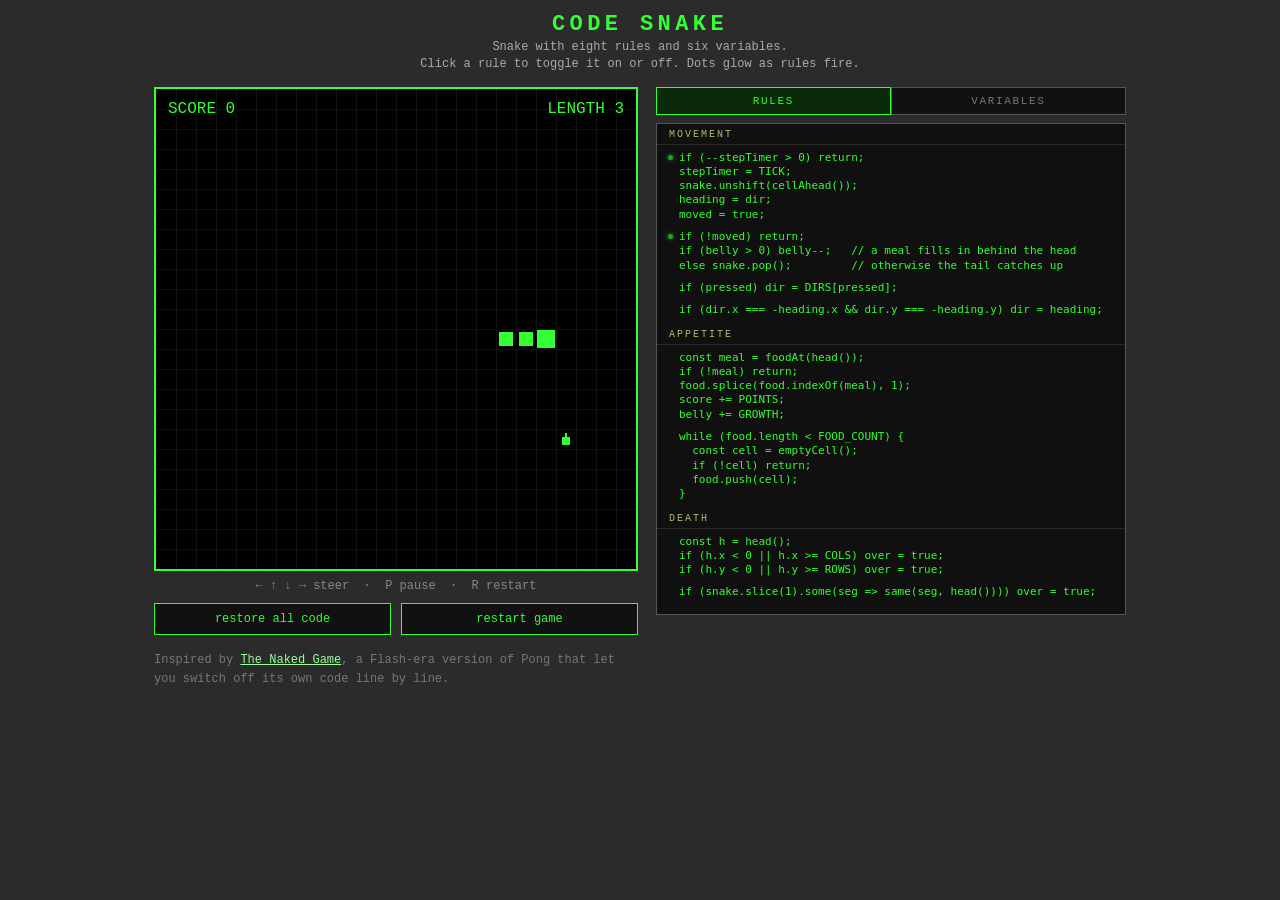
<file: code-snake/index.html>
<!DOCTYPE html>
<html lang="en">
<head>
<meta charset="utf-8">
<meta name="viewport" content="width=device-width, initial-scale=1">
<title>Code Snake</title>
<style>
  :root {
    --green: #33ff33;
    --dim: #1d7a1d;
    --bg: #2b2b2b;
  }
  body {
    background: var(--bg);
    color: #ddd;
    font-family: "Courier New", Courier, monospace;
    margin: 0;
    padding: 12px 16px 32px;
  }
  h1 {
    color: var(--green);
    text-align: center;
    letter-spacing: 0.2em;
    font-size: 22px;
    margin: 0 0 2px;
    text-transform: uppercase;
  }
  p.tagline {
    text-align: center;
    color: #aaa;
    max-width: 720px;
    margin: 0 auto 14px;
    font-size: 12px;
    line-height: 1.4;
  }
  .wrap {
    display: flex;
    gap: 18px;
    justify-content: center;
    align-items: flex-start;
    flex-wrap: wrap;
  }
  canvas#game {
    background: #000;
    border: 2px solid var(--green);
    image-rendering: pixelated;
    display: block;
    cursor: crosshair;
  }
  #codepanel {
    width: 470px;
    max-height: calc(100vh - 140px);
    overflow-y: auto;
    background: #101010;
    border: 1px solid #555;
    padding: 0 12px 8px;
    box-sizing: border-box;
    font-size: 11px;
    line-height: 1.3;
  }
  .group h3 {
    position: sticky;
    top: 0;
    z-index: 2;
    background: #101010;
    color: #b9b96a;
    font-size: 10px;
    font-weight: normal;
    letter-spacing: 0.2em;
    text-transform: uppercase;
    margin: 0 -12px 4px;
    padding: 4px 12px 3px;
    border-bottom: 1px solid #2a2a2a;
  }
  pre {
    margin: 0;
    white-space: pre;
    overflow-x: auto;
  }
  #consts { padding: 6px 4px 2px; }
  .tunable { margin-bottom: 20px; }
  .tunable pre {
    color: #7ec8e3;
    font-size: 13px;
    margin-bottom: 6px;
    cursor: pointer;
    user-select: none;
  }
  .tunable pre:hover { background: #16323e; }
  .tunable .val { color: #fff; }
  .tunable .note { color: #666; font-size: 10px; margin-top: 2px; }
  .tunable input[type=range] {
    -webkit-appearance: none;
    appearance: none;
    display: block;
    width: 100%;
    height: 4px;
    background: #333;
    outline: none;
    margin: 8px 0 3px;
  }
  .tunable input[type=range]::-webkit-slider-thumb {
    -webkit-appearance: none;
    appearance: none;
    width: 10px;
    height: 16px;
    background: var(--green);
    cursor: pointer;
  }
  .tunable input[type=range]::-moz-range-thumb {
    width: 10px;
    height: 16px;
    background: var(--green);
    border: none;
    border-radius: 0;
    cursor: pointer;
  }
  .tunable .range-labels {
    display: flex;
    justify-content: space-between;
    color: #555;
    font-size: 10px;
  }
  .rule {
    position: relative;
    margin-bottom: 4px;
    cursor: pointer;
    user-select: none;
    padding: 2px 4px 2px 14px;
    margin-left: -4px;
    margin-right: -4px;
  }
  .rule:hover { background: #1c1c1c; }
  .rule .led {
    position: absolute;
    left: 3px;
    top: 6px;
    width: 5px;
    height: 5px;
    border-radius: 50%;
    background: var(--green);
    box-shadow: 0 0 5px var(--green);
    opacity: 0;
  }
  .rule pre {
    color: var(--green);
    transition: opacity 0.15s;
  }
  .rule.off pre {
    opacity: 0.3;
    text-decoration: line-through;
    text-decoration-color: #f55;
  }
  @keyframes rulepulse {
    0%, 100% { background: #1c1c1c; }
    50%      { background: #2e4d2e; }
  }
  .rule.pulse { animation: rulepulse 0.4s 4; }
  #overlay {
    position: fixed;
    inset: 0;
    background: none;
    border: none;
    pointer-events: none;
    z-index: 10;
  }
  .controls {
    width: 484px;
    box-sizing: border-box;
    margin-top: 10px;
    display: flex;
    gap: 10px;
  }
  .controls button {
    flex: 1;
    background: #111;
    color: var(--green);
    border: 1px solid var(--green);
    font-family: inherit;
    font-size: 12px;
    padding: 8px 0;
    cursor: pointer;
  }
  .controls button:hover { background: #0a2a0a; }
  #modeToggle {
    display: flex;
    width: 470px;
    box-sizing: border-box;
    margin-bottom: 8px;
  }
  #modeToggle button {
    flex: 1;
    background: #111;
    color: #777;
    border: 1px solid #555;
    font-family: inherit;
    font-size: 11px;
    letter-spacing: 0.15em;
    text-transform: uppercase;
    padding: 7px 0;
    cursor: pointer;
  }
  #modeToggle button.active {
    color: var(--green);
    border-color: var(--green);
    background: #0a2a0a;
  }
  .gamecol .keys {
    color: #888;
    font-size: 12px;
    text-align: center;
    margin-top: 8px;
  }
  footer {
    width: 484px;
    box-sizing: border-box;
    text-align: left;
    color: #777;
    font-size: 12px;
    margin-top: 16px;
    line-height: 1.6;
  }
  footer a { color: #9f9; }
</style>
</head>
<body>

<h1>Code Snake</h1>
<p class="tagline">
  Snake with eight rules and six variables.<br>
  <span id="modeHint"></span>
</p>

<canvas id="overlay"></canvas>

<div class="wrap">
  <div class="gamecol">
    <canvas id="game" width="480" height="480"></canvas>
    <div class="keys">&larr; &uarr; &darr; &rarr; steer &nbsp;&middot;&nbsp; P pause &nbsp;&middot;&nbsp; R restart</div>
    <div class="controls">
      <button id="restoreBtn">restore all code</button>
      <button id="restartBtn">restart game</button>
    </div>
    <footer>
      Inspired by <a href="https://web.archive.org/web/20080420084021/http://www.retrodev.co.uk/MiscGames/NakedGame/TheNakedGame.html">The Naked Game</a>, a Flash-era version of Pong that let you switch off its own code line by line.
    </footer>
  </div>
  <div class="panelcol">
    <div id="modeToggle">
      <button data-mode="rules">rules</button>
      <button data-mode="vars">variables</button>
    </div>
    <div id="codepanel">
      <div class="group" id="physicsGroup">
        <h3>physics</h3>
        <div id="consts"></div>
      </div>
      <div id="rules"></div>
    </div>
  </div>
</div>

<script>
"use strict";

// ---- constants --------------------------------------------------------
const COLS = 24, ROWS = 24, CELL = 20;
const W = COLS * CELL, H = ROWS * CELL;

// the physics: shown in the panel, changed live by dragging a value
let TICK         = 8;    // frames between steps
let STEP         = 1;    // cells per step
let GROWTH       = 1;    // segments per meal
let POINTS       = 10;
let FOOD_COUNT   = 1;
let START_LENGTH = 3;

const DIRS = {
  ArrowUp:    { x:  0, y: -1 },
  ArrowDown:  { x:  0, y:  1 },
  ArrowLeft:  { x: -1, y:  0 },
  ArrowRight: { x:  1, y:  0 },
};

// ---- game state -------------------------------------------------------
// The snake is a list of cells, head first. `dir` is where the player
// is pointing it; `heading` is the way the head actually went last step.
let snake, food, dir, heading, belly;
let stepTimer, moved, pressed;
let score, over, paused;

function reset() {
  snake = [];
  const hx = Math.max(Math.floor(COLS / 2), START_LENGTH - 1);
  for (let i = 0; i < START_LENGTH; i++)
    snake.push({ x: hx - i, y: Math.floor(ROWS / 2) });
  dir = heading = DIRS.ArrowRight;
  belly = 0;
  food = [];
  stepTimer = TICK;
  moved = false;
  pressed = null;
  score = 0;
  over = false;
  paused = false;
}

// ---- helpers: the hidden machinery the rules lean on --------------------
// These are always on; the panel shows only the rules below.

function head() {
  return snake[0];
}

function same(a, b) {
  return a.x === b.x && a.y === b.y;
}

// the cell the head is pointed at
function cellAhead() {
  return { x: head().x + dir.x * STEP, y: head().y + dir.y * STEP };
}

function onBoard(c) {
  return c.x >= 0 && c.x < COLS && c.y >= 0 && c.y < ROWS;
}

// the piece of food in cell c, or null
function foodAt(c) {
  return food.find(f => same(f, c)) || null;
}

function snakeAt(c) {
  return snake.some(seg => same(seg, c));
}

// a random board cell with nothing on it, or null when the board is full
function emptyCell() {
  const empties = [];
  for (let y = 0; y < ROWS; y++)
    for (let x = 0; x < COLS; x++) {
      const c = { x, y };
      if (!snakeAt(c) && !foodAt(c)) empties.push(c);
    }
  return empties[Math.floor(Math.random() * empties.length)] || null;
}

// cheap fingerprint of everything a rule might change; run() compares
// it before and after each rule to light that rule's activity dot
function stateHash() {
  let h = score * 3 + belly * 5 + (over ? 13 : 0)
        + dir.x * 17 + dir.y * 19 + heading.x * 23 + heading.y * 29
        + snake.length * 31;
  for (const seg of snake) h += seg.x * 1.1 + seg.y * 1.3;
  for (const f of food) h += f.x * 2.1 + f.y * 2.3 + 7;
  return h;
}

// ---- the rules --------------------------------------------------------
// Each function body below is displayed in the side panel *verbatim*
// (via Function.prototype.toString) and only runs while it hasn't been
// clicked off. Keep every line under ~64 characters so the panel
// never scrolls sideways.

function steer() {
  if (pressed) dir = DIRS[pressed];
}

function noUTurns() {
  if (dir.x === -heading.x && dir.y === -heading.y) dir = heading;
}

function moveForward() {
  if (--stepTimer > 0) return;
  stepTimer = TICK;
  snake.unshift(cellAhead());
  heading = dir;
  moved = true;
}

function tailFollows() {
  if (!moved) return;
  if (belly > 0) belly--;   // a meal fills in behind the head
  else snake.pop();         // otherwise the tail catches up
}

function eatingGrows() {
  const meal = foodAt(head());
  if (!meal) return;
  food.splice(food.indexOf(meal), 1);
  score += POINTS;
  belly += GROWTH;
}

function foodRespawns() {
  while (food.length < FOOD_COUNT) {
    const cell = emptyCell();
    if (!cell) return;
    food.push(cell);
  }
}

function wallsKill() {
  const h = head();
  if (h.x < 0 || h.x >= COLS) over = true;
  if (h.y < 0 || h.y >= ROWS) over = true;
}

function selfCollisionKills() {
  if (snake.slice(1).some(seg => same(seg, head()))) over = true;
}

// ---- rule registry: grouped by mechanic for the panel -------------------
const GROUPS = [
  { title: "movement", rules: [
    { fn: moveForward,        targets: ["snake"] },
    { fn: tailFollows,        targets: ["snake"] },
    { fn: steer,              targets: ["snake"] },
    { fn: noUTurns,           targets: ["snake"] },
  ]},
  { title: "appetite", rules: [
    { fn: eatingGrows,        targets: ["snake", "food", "score"] },
    { fn: foodRespawns,       targets: ["food"] },
  ]},
  { title: "death", rules: [
    { fn: wallsKill,          targets: ["snake", "walls"] },
    { fn: selfCollisionKills, targets: ["snake"] },
  ]},
];

const RULES = GROUPS.flatMap(g => g.rules);
for (const r of RULES) { r.id = r.fn.name; r.on = true; r.heat = 0; }
const RULE = Object.fromEntries(RULES.map(r => [r.id, r]));

function run(id) {
  const r = RULE[id];
  if (!r.on) return;
  const before = stateHash();
  r.fn();
  if (stateHash() !== before) r.heat = 1;
}

// ---- the meta-rule ----------------------------------------------------
// The one law of this universe that is not shown in the panel and cannot
// be switched off: nothing escapes into the void. A snake that leaves
// the board crawls on across the web page, and wraps around its edges.

// the web page's edges, in grid coordinates
function pageEdges() {
  const rect = gameCanvas.getBoundingClientRect();
  const ox = rect.left + gameCanvas.clientLeft;
  const oy = rect.top + gameCanvas.clientTop;
  return {
    left:   Math.floor(-ox / CELL),
    top:    Math.floor(-oy / CELL),
    right:  Math.ceil((window.innerWidth - ox) / CELL),
    bottom: Math.ceil((window.innerHeight - oy) / CELL),
  };
}

function metaRule() {
  const e = pageEdges();
  for (const seg of snake) {
    if (seg.x >= e.right) seg.x = e.left;
    else if (seg.x < e.left) seg.x = e.right - 1;
    if (seg.y >= e.bottom) seg.y = e.top;
    else if (seg.y < e.top) seg.y = e.bottom - 1;
  }
}

// ---- main loop --------------------------------------------------------
function update() {
  if (over || paused) return;
  moved = false;

  run("steer");
  pressed = null;
  run("noUTurns");
  run("moveForward");
  run("tailFollows");
  run("eatingGrows");
  run("foodRespawns");
  run("wallsKill");
  run("selfCollisionKills");
  metaRule();
}

// ---- highlight linkage: rules <-> board --------------------------------
let hilite = null;        // Set of entity kinds to spotlight on the board
let hiliteTimeout = null;
let tick = 0;

function setHilite(kinds, ms) {
  clearTimeout(hiliteTimeout);
  hilite = new Set(kinds);
  if (ms) hiliteTimeout = setTimeout(() => { hilite = null; }, ms);
}
function clearHilite() {
  clearTimeout(hiliteTimeout);
  hilite = null;
}

// color for a kind of thing: pulses white while its rules are hovered
function ink(kind) {
  if (hilite && hilite.has(kind))
    return tick % 14 < 7 ? "#ffffff" : "#99ff99";
  return "#33ff33";
}

// ---- rendering --------------------------------------------------------
const gameCanvas = document.getElementById("game");
const ctx = gameCanvas.getContext("2d");

// A second, invisible canvas covers the whole page. Anything that leaves
// the game board is drawn here too, so switched-off boundaries don't make
// things vanish -- they escape, and crawl over the rest of the page.
const overlay = document.getElementById("overlay");
const octx = overlay.getContext("2d");
function sizeOverlay() {
  overlay.width = window.innerWidth;
  overlay.height = window.innerHeight;
}
window.addEventListener("resize", sizeOverlay);
sizeOverlay();

// a snake segment: the head fills its cell, the body sits inside it
function drawSeg(g, c, ox, oy, inset) {
  g.fillRect(ox + c.x * CELL + inset, oy + c.y * CELL + inset,
             CELL - 2 * inset, CELL - 2 * inset);
}

// a piece of food: a small square with a stem
function drawFood(g, c, ox, oy) {
  const x = ox + c.x * CELL, y = oy + c.y * CELL;
  g.fillRect(x + 6, y + 8, 8, 8);
  g.fillRect(x + 9, y + 4, 2, 4);
}

function drawSnake(g, ox, oy, visible) {
  g.fillStyle = ink("snake");
  for (let i = snake.length - 1; i >= 1; i--)
    if (visible(snake[i])) drawSeg(g, snake[i], ox, oy, 3);
  if (visible(head())) drawSeg(g, head(), ox, oy, 1);
}

function draw() {
  ctx.fillStyle = "#000";
  ctx.fillRect(0, 0, W, H);

  // the grid, faintly
  ctx.fillStyle = "#101010";
  for (let x = CELL; x < W; x += CELL) ctx.fillRect(x, 0, 1, H);
  for (let y = CELL; y < H; y += CELL) ctx.fillRect(0, y, W, 1);

  // the walls are the border of the canvas itself
  gameCanvas.style.borderColor = ink("walls");

  ctx.fillStyle = ink("food");
  for (const f of food) drawFood(ctx, f, 0, 0);

  drawSnake(ctx, 0, 0, onBoard);

  // HUD
  ctx.font = '16px "Courier New", monospace';
  ctx.textAlign = "left";
  ctx.fillStyle = ink("score");
  ctx.fillText("SCORE " + score, 12, 24);
  ctx.textAlign = "right";
  ctx.fillStyle = ink("snake");
  ctx.fillText("LENGTH " + snake.length, W - 12, 24);

  if (over) {
    ctx.fillStyle = "#33ff33";
    ctx.textAlign = "center";
    ctx.font = '28px "Courier New", monospace';
    ctx.fillText("GAME OVER", W / 2, H / 2 - 10);
    ctx.font = '14px "Courier New", monospace';
    ctx.fillText("press R to restart", W / 2, H / 2 + 18);
  } else if (paused) {
    ctx.fillStyle = "#33ff33";
    ctx.textAlign = "center";
    ctx.font = '28px "Courier New", monospace';
    ctx.fillText("PAUSED", W / 2, H / 2 - 10);
    ctx.font = '14px "Courier New", monospace';
    ctx.fillText("press P to resume", W / 2, H / 2 + 18);
  }
}

function drawEscaped() {
  octx.clearRect(0, 0, overlay.width, overlay.height);
  const rect = gameCanvas.getBoundingClientRect();
  const bx = rect.left + gameCanvas.clientLeft;
  const by = rect.top + gameCanvas.clientTop;
  drawSnake(octx, bx, by, c => !onBoard(c));
}

function frame() {
  tick++;
  update();
  draw();
  drawEscaped();
  for (const r of RULES) {
    r.led.style.opacity = r.heat;
    r.heat = r.heat > 0.05 ? r.heat * 0.88 : 0;
  }
  requestAnimationFrame(frame);
}

// ---- input ------------------------------------------------------------
const KEYMAP = { w: "ArrowUp", s: "ArrowDown", a: "ArrowLeft", d: "ArrowRight" };

window.addEventListener("keydown", (e) => {
  const key = KEYMAP[e.key.toLowerCase()] || e.key;
  if (key in DIRS) { e.preventDefault(); pressed = key; }
  if (e.key === "r" || e.key === "R") reset();
  if ((e.key === "p" || e.key === "P") && !e.repeat) paused = !paused;
});

// ---- board as index: click a thing to find its laws ---------------------
function boardKindAt(px, py) {
  if (px < 6 || px > W - 6 || py < 6 || py > H - 6) return "walls";
  const c = { x: Math.floor(px / CELL), y: Math.floor(py / CELL) };
  if (snakeAt(c)) return "snake";
  if (foodAt(c)) return "food";
  if (py < 32 && px < W / 2) return "score";
  return null;
}

function flashRule(r) {
  r.div.classList.remove("pulse");
  void r.div.offsetWidth; // restart the animation
  r.div.classList.add("pulse");
  setTimeout(() => r.div.classList.remove("pulse"), 1700);
}

// scroll only the code panel, never the page
function scrollPanelTo(r) {
  const panel = document.getElementById("codepanel");
  const top = r.div.getBoundingClientRect().top
            - panel.getBoundingClientRect().top
            + panel.scrollTop;
  panel.scrollTo({
    top: top - panel.clientHeight / 2 + r.div.clientHeight / 2,
    behavior: "smooth",
  });
}

gameCanvas.addEventListener("click", (e) => {
  if (mode !== "rules") return; // no rules to point at on tails
  const rect = gameCanvas.getBoundingClientRect();
  const x = e.clientX - rect.left - gameCanvas.clientLeft;
  const y = e.clientY - rect.top - gameCanvas.clientTop;
  const kind = boardKindAt(x, y);
  if (!kind) return;
  const related = RULES.filter(r => r.targets.includes(kind));
  if (related.length === 0) return;
  scrollPanelTo(related[0]);
  for (const r of related) flashRule(r);
  setHilite([kind], 1700);
});

// ---- build the code panel ----------------------------------------------
// the physics values: drag one left/right to scrub it
const TUNABLES = [
  { name: "TICK",         step: 1, min: 1,   max: 30,
    note: "frames between steps",
    get: () => TICK,
    set: v => { TICK = v; stepTimer = Math.min(stepTimer, v); } },
  { name: "STEP",         step: 1, min: -3,  max: 3,
    note: "cells per step",
    get: () => STEP,         set: v => STEP = v },
  { name: "GROWTH",       step: 1, min: 0,   max: 10,
    note: "segments per meal",
    get: () => GROWTH,       set: v => GROWTH = v },
  { name: "POINTS",       step: 5, min: -50, max: 100,
    get: () => POINTS,       set: v => POINTS = v },
  { name: "FOOD_COUNT",   step: 1, min: 0,   max: 20,
    get: () => FOOD_COUNT,   set: v => FOOD_COUNT = v },
  { name: "START_LENGTH", step: 1, min: 1,   max: 20,
    note: "takes effect on restart",
    get: () => START_LENGTH, set: v => START_LENGTH = v },
];

function fmtVal(t) {
  return t.step < 1 ? t.get().toFixed(2) : String(t.get());
}

const constsDiv = document.getElementById("consts");
for (const t of TUNABLES) {
  t.default = t.get();
  const block = document.createElement("div");
  block.className = "tunable";

  const line = document.createElement("pre");
  line.title = "double-click to reset " + t.name;
  line.append("let " + t.name + " = ");
  const val = document.createElement("span");
  val.className = "val";
  val.textContent = fmtVal(t);
  line.append(val, ";");
  block.appendChild(line);
  t.el = val;

  const slider = document.createElement("input");
  slider.type = "range";
  slider.min = t.min;
  slider.max = t.max;
  slider.step = t.step;
  slider.value = t.get();
  block.appendChild(slider);
  t.slider = slider;

  const labels = document.createElement("div");
  labels.className = "range-labels";
  const lo = document.createElement("span");
  lo.textContent = t.min;
  const hi = document.createElement("span");
  hi.textContent = t.max;
  labels.append(lo, hi);
  block.appendChild(labels);

  if (t.note) {
    const note = document.createElement("div");
    note.className = "note";
    note.textContent = "// " + t.note;
    block.appendChild(note);
  }

  constsDiv.appendChild(block);

  slider.addEventListener("input", () => {
    t.set(parseFloat(slider.value));
    val.textContent = fmtVal(t);
  });

  // double-click the code line to reset just this variable
  line.addEventListener("dblclick", () => {
    t.set(t.default);
    val.textContent = fmtVal(t);
    slider.value = t.default;
  });
}

const rulesDiv = document.getElementById("rules");

// show just the statements: drop "function name() {" and "}", dedent
function ruleSource(fn) {
  return fn.toString().split("\n").slice(1, -1)
           .map(line => line.slice(2)).join("\n");
}

function syncRule(r) {
  r.div.classList.toggle("off", !r.on);
}

function toggleRule(r) {
  if (mode !== "rules") return;
  r.on = !r.on;
  syncRule(r);
}

for (const group of GROUPS) {
  const section = document.createElement("div");
  section.className = "group";

  const heading = document.createElement("h3");
  heading.textContent = group.title;
  section.appendChild(heading);

  for (const r of group.rules) {
    const div = document.createElement("div");
    div.className = "rule";
    div.title = r.fn.name + " — click to toggle this code on/off";

    const led = document.createElement("span");
    led.className = "led";
    div.appendChild(led);
    r.led = led;

    const pre = document.createElement("pre");
    pre.textContent = ruleSource(r.fn);
    div.appendChild(pre);

    div.addEventListener("click", () => toggleRule(r));
    div.addEventListener("mouseenter", () => setHilite(r.targets, 0));
    div.addEventListener("mouseleave", clearHilite);

    section.appendChild(div);
    r.div = div;
    syncRule(r);
  }
  rulesDiv.appendChild(section);
}

function restoreRules() {
  for (const r of RULES) {
    r.on = true;
    syncRule(r);
  }
}

function restorePhysics() {
  for (const t of TUNABLES) {
    t.set(t.default);
    t.el.textContent = fmtVal(t);
    t.slider.value = t.default;
  }
}

const restoreBtn = document.getElementById("restoreBtn");
restoreBtn.addEventListener("click", () => {
  restoreRules();
  restorePhysics();
});
document.getElementById("restartBtn").addEventListener("click", reset);

// ---- the meta-toggle: heads = rules, tails = variables ------------------
// One side of the coin at a time. On tails, every rule locks back on
// and only the physics is shown, live; on heads, the physics snaps
// back to default and only the rules are shown, clickable.
let mode;
const modeBtns = document.querySelectorAll("#modeToggle button");
const modeHint = document.getElementById("modeHint");
const HINTS = {
  rules: "Click a rule to toggle it on or off. Dots glow as rules fire. ",
  vars:  "Slide a value to change it. Doubleclick to reset.",
};

function setMode(m) {
  mode = m;
  if (m === "vars") restoreRules();
  else restorePhysics();
  document.getElementById("physicsGroup").style.display =
    m === "vars" ? "" : "none";
  rulesDiv.style.display = m === "vars" ? "none" : "";
  for (const btn of modeBtns)
    btn.classList.toggle("active", btn.dataset.mode === m);
  modeHint.textContent = HINTS[m];
  restoreBtn.textContent =
    m === "vars" ? "reset the physics" : "restore all code";
}

for (const btn of modeBtns)
  btn.addEventListener("click", () => setMode(btn.dataset.mode));
setMode("rules");

// ---- go ----------------------------------------------------------------
reset();
frame();
</script>
</body>
</html>
</file>
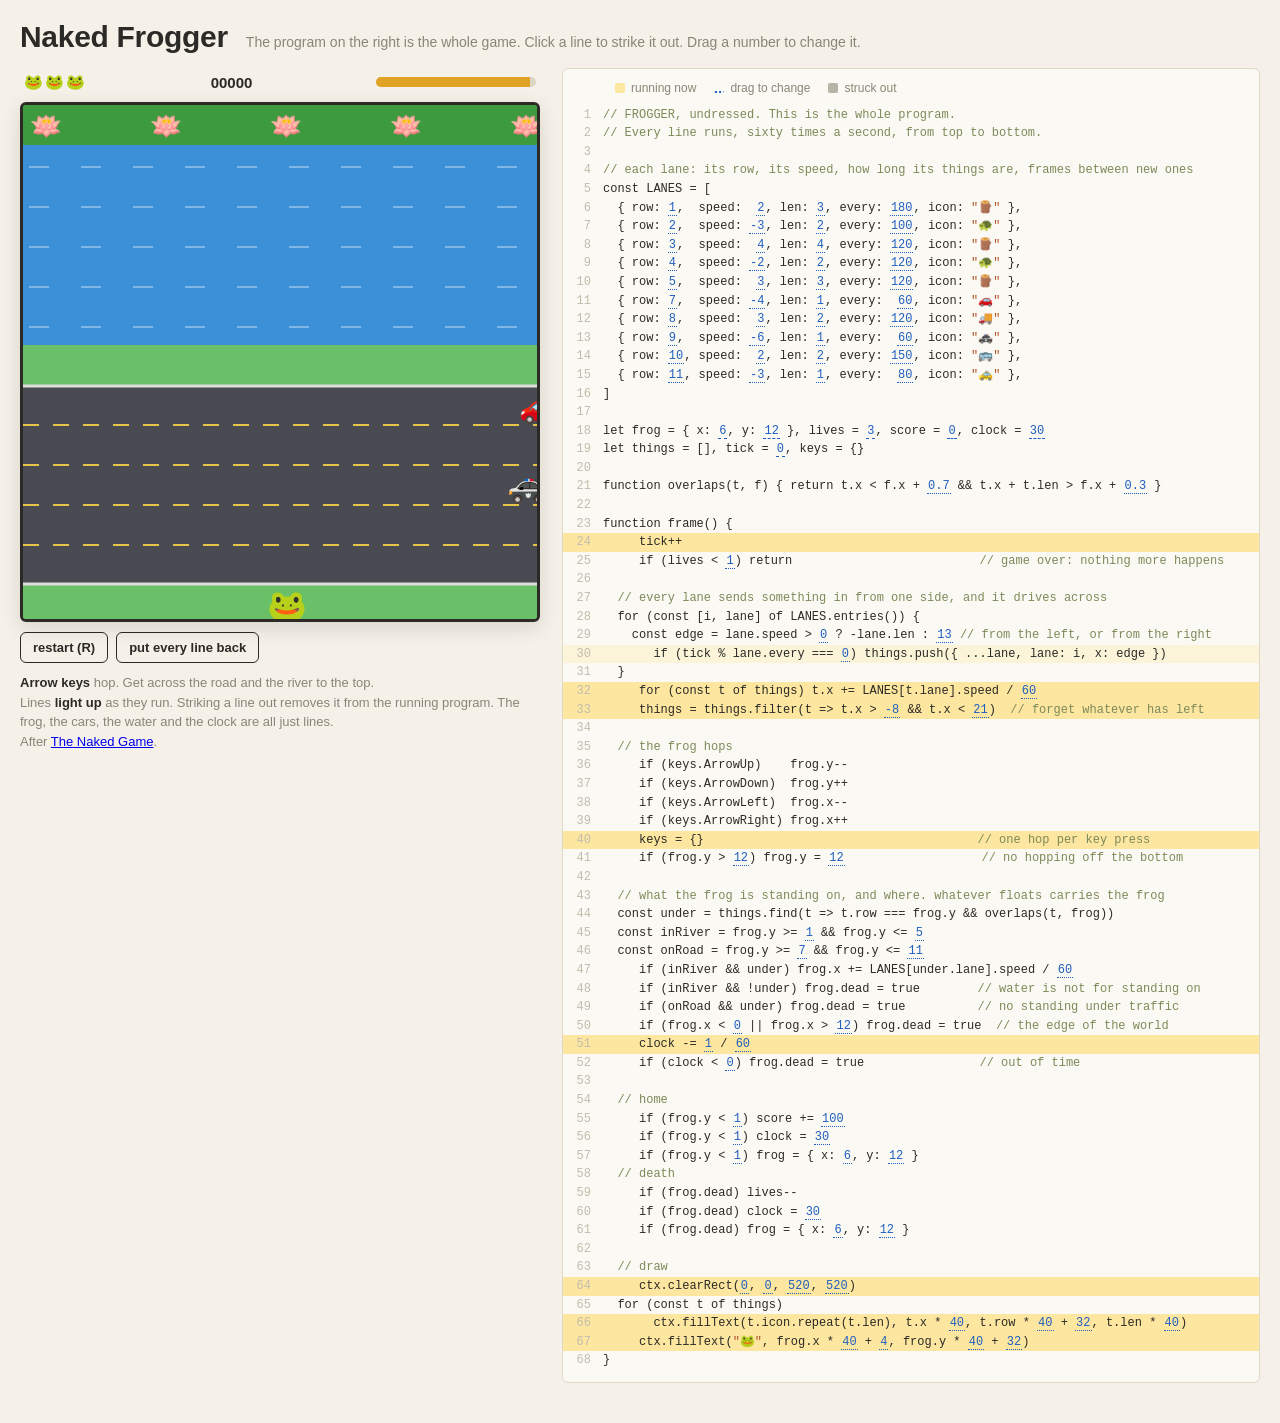
<file: naked-frogger/index.html>
<!DOCTYPE html>
<html lang="en">
<head>
<meta charset="utf-8">
<meta name="viewport" content="width=device-width, initial-scale=1">
<title>Naked Frogger</title>
<style>
  :root {
    --paper: #f5f1e8;
    --ink: #2b2a27;
    --muted: #8a8578;
    --comment: #7d8a5a;
    --number: #1f5fbf;
    --string: #b5542a;
    --struck: #b8b3a7;
    --fire: rgba(255, 196, 0, 0.35);
    --frame: #2b2a27;
  }
  * { box-sizing: border-box; }
  body {
    margin: 0;
    padding: 20px 20px 40px;
    background: var(--paper);
    color: var(--ink);
    font-family: "Avenir Next", "Helvetica Neue", Helvetica, Arial, sans-serif;
  }
  header {
    max-width: 1240px;
    margin: 0 auto 14px;
    display: flex;
    align-items: baseline;
    gap: 18px;
    flex-wrap: wrap;
  }
  h1 {
    margin: 0;
    font-size: 30px;
    font-weight: 800;
    letter-spacing: -0.01em;
  }
  header p { margin: 0; color: var(--muted); font-size: 14px; }
  .wrap {
    max-width: 1240px;
    margin: 0 auto;
    display: flex;
    gap: 22px;
    align-items: flex-start;
    flex-wrap: wrap;
  }
  .gamecol { width: 520px; flex: none; }
  .hud {
    display: flex;
    justify-content: space-between;
    align-items: center;
    height: 34px;
    font-size: 15px;
    font-weight: 600;
    padding: 0 4px 6px;
  }
  .hud .lives { letter-spacing: 2px; }
  .hud .clock {
    width: 160px;
    height: 10px;
    background: #ddd6c6;
    border-radius: 5px;
    overflow: hidden;
  }
  .hud .clock i {
    display: block;
    height: 100%;
    background: #e0a326;
    width: 100%;
  }
  .board {
    position: relative;
    width: 520px;
    height: 520px;
    border: 3px solid var(--frame);
    border-radius: 6px;
    overflow: hidden;
    background: #6abf69;
    box-shadow: 0 6px 20px rgba(0,0,0,0.12);
  }
  .board canvas { position: absolute; inset: 0; display: block; }
  .board .splat {
    position: absolute;
    font-size: 34px;
    line-height: 40px;
    width: 40px;
    text-align: center;
    pointer-events: none;
    opacity: 0;
    transition: opacity 0.3s;
  }
  .board .caption {
    position: absolute;
    inset: 0;
    display: none;
    align-items: center;
    justify-content: center;
    flex-direction: column;
    gap: 6px;
    background: rgba(255,255,255,0.55);
    font-weight: 800;
    font-size: 34px;
    letter-spacing: 0.04em;
  }
  .board .caption small { font-size: 14px; font-weight: 600; }
  .board.over .caption { display: flex; }
  .under {
    margin-top: 10px;
    color: var(--muted);
    font-size: 13px;
    line-height: 1.5;
  }
  .under b { color: var(--ink); font-weight: 600; }
  .buttons { display: flex; gap: 8px; margin-top: 10px; }
  .buttons button {
    font: inherit;
    font-size: 13px;
    font-weight: 600;
    padding: 7px 12px;
    border-radius: 6px;
    border: 1.5px solid var(--ink);
    background: transparent;
    color: var(--ink);
    cursor: pointer;
  }
  .buttons button:hover { background: #e9e3d6; }
  #error {
    display: none;
    margin-top: 10px;
    padding: 8px 10px;
    border-radius: 6px;
    background: #f7d9d2;
    color: #7a2c1c;
    font-family: ui-monospace, Menlo, Consolas, monospace;
    font-size: 12px;
    white-space: pre-wrap;
  }
  .listing {
    flex: 1 1 660px;
    min-width: 600px;
    max-width: 720px;
    background: #fbf9f3;
    border: 1px solid #e0d9c8;
    border-radius: 6px;
    padding: 10px 0 12px;
    font-family: ui-monospace, "SF Mono", Menlo, Consolas, monospace;
    font-size: 12px;
    line-height: 1.55;
    overflow-x: auto;
    user-select: none;
  }
  .line {
    display: flex;
    white-space: pre;
    padding: 0 12px 0 0;
    border-radius: 0;
  }
  .line .gutter {
    flex: none;
    width: 40px;
    text-align: right;
    padding-right: 12px;
    color: #c2bcae;
  }
  .line .code { flex: 1; }
  .line.atom { cursor: pointer; }
  .line.atom:hover { background: #f0ebdf; }
  .line.atom .code::before { content: "   "; }
  .line.atom.off .code::before { content: "// "; }
  .line.off .code { color: var(--struck); text-decoration: line-through; text-decoration-color: #d08770; }
  .line.off .num, .line.off .cmt, .line.off .str { color: var(--struck); }
  .cmt { color: var(--comment); }
  .str { color: var(--string); }
  .num {
    color: var(--number);
    border-bottom: 1.5px dotted var(--number);
    cursor: ew-resize;
    padding: 0 1px;
  }
  .num:hover { background: #dfe9f9; }
  .num.dragging { background: #cfe0ff; }
  .line.setup .num { border-bottom-style: dashed; }
  .legend {
    display: flex;
    gap: 18px;
    padding: 0 12px 8px 52px;
    color: var(--muted);
    font-size: 12px;
    font-family: "Avenir Next", "Helvetica Neue", Helvetica, Arial, sans-serif;
  }
  .legend span::before {
    content: "";
    display: inline-block;
    width: 10px;
    height: 10px;
    margin-right: 6px;
    border-radius: 2px;
    vertical-align: -1px;
  }
  .legend .l1::before { background: var(--fire); }
  .legend .l2::before { border-bottom: 2px dotted var(--number); height: 6px; }
  .legend .l3::before { background: var(--struck); }
</style>
</head>
<body>

<header>
  <h1>Naked Frogger</h1>
  <p>The program on the right is the whole game. Click a line to strike it out. Drag a number to change it.</p>
</header>

<div class="wrap">
  <div class="gamecol">
    <div class="hud">
      <span class="lives" id="lives"></span>
      <span class="score" id="score"></span>
      <span class="clock"><i id="clock"></i></span>
    </div>
    <div class="board" id="board">
      <canvas id="scene" width="520" height="520"></canvas>
      <canvas id="game" width="520" height="520"></canvas>
      <div class="splat" id="splat">💥</div>
      <div class="caption">GAME OVER<small>press R to start again</small></div>
    </div>
    <div class="buttons">
      <button id="restart">restart (R)</button>
      <button id="restore">put every line back</button>
    </div>
    <div id="error"></div>
    <div class="under">
      <b>Arrow keys</b> hop. Get across the road and the river to the top.<br>
      Lines <b>light up</b> as they run. Striking a line out removes it from the
      running program. The frog, the cars, the water and the clock are all just
      lines.<br>
      After <a href="https://web.archive.org/web/20080420084021/http://www.retrodev.co.uk/MiscGames/NakedGame/TheNakedGame.html">The Naked Game</a>.
    </div>
  </div>

  <div class="listing" id="listing">
    <div class="legend">
      <span class="l1">running now</span>
      <span class="l2">drag to change</span>
      <span class="l3">struck out</span>
    </div>
  </div>
</div>

<script id="program" type="text/plain">
// FROGGER, undressed. This is the whole program.
// Every line runs, sixty times a second, from top to bottom.

// each lane: its row, its speed, how long its things are, frames between new ones
const LANES = [
  { row: 1,  speed:  2, len: 3, every: 180, icon: "🪵" },
  { row: 2,  speed: -3, len: 2, every: 100, icon: "🐢" },
  { row: 3,  speed:  4, len: 4, every: 120, icon: "🪵" },
  { row: 4,  speed: -2, len: 2, every: 120, icon: "🐢" },
  { row: 5,  speed:  3, len: 3, every: 120, icon: "🪵" },
  { row: 7,  speed: -4, len: 1, every:  60, icon: "🚗" },
  { row: 8,  speed:  3, len: 2, every: 120, icon: "🚚" },
  { row: 9,  speed: -6, len: 1, every:  60, icon: "🚓" },
  { row: 10, speed:  2, len: 2, every: 150, icon: "🚌" },
  { row: 11, speed: -3, len: 1, every:  80, icon: "🚕" },
]

let frog = { x: 6, y: 12 }, lives = 3, score = 0, clock = 30
let things = [], tick = 0, keys = {}

function overlaps(t, f) { return t.x < f.x + 0.7 && t.x + t.len > f.x + 0.3 }

function frame() {
  tick++
  if (lives < 1) return                          // game over: nothing more happens

  // every lane sends something in from one side, and it drives across
  for (const [i, lane] of LANES.entries()) {
    const edge = lane.speed > 0 ? -lane.len : 13 // from the left, or from the right
    if (tick % lane.every === 0) things.push({ ...lane, lane: i, x: edge })
  }
  for (const t of things) t.x += LANES[t.lane].speed / 60
  things = things.filter(t => t.x > -8 && t.x < 21)  // forget whatever has left

  // the frog hops
  if (keys.ArrowUp)    frog.y--
  if (keys.ArrowDown)  frog.y++
  if (keys.ArrowLeft)  frog.x--
  if (keys.ArrowRight) frog.x++
  keys = {}                                      // one hop per key press
  if (frog.y > 12) frog.y = 12                   // no hopping off the bottom

  // what the frog is standing on, and where. whatever floats carries the frog
  const under = things.find(t => t.row === frog.y && overlaps(t, frog))
  const inRiver = frog.y >= 1 && frog.y <= 5
  const onRoad = frog.y >= 7 && frog.y <= 11
  if (inRiver && under) frog.x += LANES[under.lane].speed / 60
  if (inRiver && !under) frog.dead = true        // water is not for standing on
  if (onRoad && under) frog.dead = true          // no standing under traffic
  if (frog.x < 0 || frog.x > 12) frog.dead = true  // the edge of the world
  clock -= 1 / 60
  if (clock < 0) frog.dead = true                // out of time

  // home
  if (frog.y < 1) score += 100
  if (frog.y < 1) clock = 30
  if (frog.y < 1) frog = { x: 6, y: 12 }
  // death
  if (frog.dead) lives--
  if (frog.dead) clock = 30
  if (frog.dead) frog = { x: 6, y: 12 }

  // draw
  ctx.clearRect(0, 0, 520, 520)
  for (const t of things)
    ctx.fillText(t.icon.repeat(t.len), t.x * 40, t.row * 40 + 32, t.len * 40)
  ctx.fillText("🐸", frog.x * 40 + 4, frog.y * 40 + 32)
}
</script>

<script>
"use strict";

// ======================================================================
// The harness. Everything below is the editor and the stage, not the
// game. The game is the program above, compiled from the listing.
// ======================================================================

const SOURCE = document.getElementById("program").textContent
  .replace(/^\n+/, "").replace(/\s+$/, "");

// ---- parsing the program into lines, kinds and numbers -----------------
// kinds:  comment     nothing runs
//         table       a LANES row; its numbers are read live through getters
//         setup       a top-level `let`; its numbers only take hold on restart
//         structural  scaffolding that cannot be removed without breaking
//                     the lines around it (braces, loops, declarations)
//         atom        a statement you can strike out

const N = [];        // every numeric literal in the program, by index
const DEFAULTS = [];
const lines = [];

const STR_OR_NUM = /"(?:[^"\\]|\\.)*"|'(?:[^'\\]|\\.)*'|(?<![\w.$])-?\d+(?:\.\d+)?(?![\w.])/g;
const STR_OR_COMMENT = /"(?:[^"\\]|\\.)*"|'(?:[^'\\]|\\.)*'|\/\//g;

function splitComment(line) {
  STR_OR_COMMENT.lastIndex = 0;
  let m;
  while ((m = STR_OR_COMMENT.exec(line)))
    if (m[0] === "//") return [line.slice(0, m.index), line.slice(m.index)];
  return [line, ""];
}

let inTable = false;
for (const raw of SOURCE.split("\n")) {
  const [code, comment] = splitComment(raw);
  const t = code.trim();
  let kind;
  if (t === "") kind = "comment";
  else if (t.startsWith("const LANES")) { kind = "structural"; inTable = true; }
  else if (inTable) { kind = t === "]" ? "structural" : "table"; if (t === "]") inTable = false; }
  else if (t.startsWith("let ")) kind = "setup";
  else if (/^(const|function)\b/.test(t) || t === "}" || t.endsWith("{")) kind = "structural";
  else if (/^for \(.*\)$/.test(t)) kind = "structural";
  else kind = "atom";

  // pull out the numbers
  const nums = [];
  if (kind !== "comment") {
    STR_OR_NUM.lastIndex = 0;
    let m;
    while ((m = STR_OR_NUM.exec(code))) {
      if (m[0][0] === '"' || m[0][0] === "'") continue;
      const j = N.length;
      const v = parseFloat(m[0]);
      N.push(v); DEFAULTS.push(v);
      const dec = (m[0].split(".")[1] || "").length;
      nums.push({ j, start: m.index, end: m.index + m[0].length, decimals: dec });
    }
  }
  lines.push({ raw, code, comment, kind, nums, on: true });
}
const on = lines.map(() => true);
const ran = new Uint8Array(lines.length);
const heat = new Float32Array(lines.length);

// ---- compiling: the listing becomes the running program -----------------
function withNumbers(L, fmt) {
  let out = "", pos = 0;
  for (const n of L.nums) {
    out += L.code.slice(pos, n.start) + fmt(n);
    pos = n.end;
  }
  return out + L.code.slice(pos);
}

function matchParen(s, openAt) {
  let depth = 0;
  for (let i = openAt; i < s.length; i++) {
    if (s[i] === "(") depth++;
    else if (s[i] === ")" && --depth === 0) return i;
  }
  return -1;
}

// a statement only runs while its line is on, and reports that it ran
function wrapAtom(code, k) {
  const t = code.trim();
  if (t.startsWith("if (")) {
    const end = matchParen(t, 3);
    const cond = t.slice(4, end), stmt = t.slice(end + 1).trim();
    return `if (on[${k}] && (${cond})) { ran[${k}] = 1; ${stmt} }`;
  }
  if (t.startsWith("for (")) {
    const end = matchParen(t, 4);
    const head = t.slice(0, end + 1), stmt = t.slice(end + 1).trim();
    return `if (on[${k}]) ${head} { ran[${k}] = 1; ${stmt} }`;
  }
  return `if (on[${k}]) { ran[${k}] = 1; ${t} }`;
}

function compiledSource() {
  return lines.map((L, k) => {
    if (L.kind === "comment") return "";
    let code = withNumbers(L, n => `N[${n.j}]`);
    if (L.kind === "table")
      code = code.replace(/(\w+):\s*N\[(\d+)\]/g, "get $1() { return N[$2] }");
    if (L.kind === "atom") code = wrapAtom(code, k);
    return code;
  }).join("\n") + `
return { frame, press: k => { keys[k] = true },
         peek: () => ({ frog, lives, score, clock, things }) }`;
}

const gameCanvas = document.getElementById("game");
const ctx = gameCanvas.getContext("2d");
ctx.font = '32px "Apple Color Emoji", "Segoe UI Emoji", "Noto Color Emoji", sans-serif';
ctx.textBaseline = "alphabetic";

let api = null;
function compile() {
  const factory = new Function("N", "on", "ran", "ctx", compiledSource());
  api = factory(N, on, ran, ctx);
  showError(null);
}

// ---- the listing ---------------------------------------------------------
const listing = document.getElementById("listing");

function fmtNum(n) {
  return N[n.j].toFixed(n.decimals);
}

for (const [k, L] of lines.entries()) {
  const div = document.createElement("div");
  div.className = "line " + L.kind;
  L.div = div;

  const gutter = document.createElement("span");
  gutter.className = "gutter";
  gutter.textContent = k + 1;
  div.appendChild(gutter);

  const code = document.createElement("span");
  code.className = "code";
  L.codeEl = code;

  // code text, with numbers and strings as spans
  let pos = 0;
  const pushText = (s) => { if (s) code.appendChild(document.createTextNode(s)); };
  const STR = /"(?:[^"\\]|\\.)*"/g;
  const pieces = [];
  for (const n of L.nums) pieces.push({ start: n.start, end: n.end, num: n });
  STR.lastIndex = 0;
  let m;
  while ((m = STR.exec(L.code))) pieces.push({ start: m.index, end: m.index + m[0].length, str: true });
  pieces.sort((a, b) => a.start - b.start);
  for (const p of pieces) {
    pushText(L.code.slice(pos, p.start));
    const span = document.createElement("span");
    if (p.num) {
      span.className = "num";
      span.textContent = fmtNum(p.num);
      span.title = "drag left or right to change; double-click to put back";
      p.num.el = span;
      attachScrub(span, p.num, L);
    } else {
      span.className = "str";
      span.textContent = L.code.slice(p.start, p.end);
    }
    code.appendChild(span);
    pos = p.end;
  }
  pushText(L.code.slice(pos));
  if (L.comment) {
    const c = document.createElement("span");
    c.className = "cmt";
    c.textContent = L.comment;
    code.appendChild(c);
  }
  div.appendChild(code);

  if (L.kind === "atom") {
    div.title = "click to strike this line out of the program";
    div.addEventListener("click", (e) => {
      if (e.target.classList && e.target.classList.contains("num")) return;
      on[k] = !on[k];
      div.classList.toggle("off", !on[k]);
    });
  }
  listing.appendChild(div);
}

// ---- scrubbing numbers -----------------------------------------------------
let scrub = null;
function attachScrub(span, n, L) {
  span.addEventListener("mousedown", (e) => {
    e.preventDefault();
    e.stopPropagation();
    scrub = { n, L, startX: e.clientX, startV: N[n.j], moved: false };
    span.classList.add("dragging");
  });
  span.addEventListener("dblclick", (e) => {
    e.stopPropagation();
    setNumber(n, DEFAULTS[n.j], L);
  });
}
function setNumber(n, v, L) {
  N[n.j] = v;
  n.el.textContent = fmtNum(n);
  if (L.kind === "setup") restart();   // setup numbers only take hold at the start
}
window.addEventListener("mousemove", (e) => {
  if (!scrub) return;
  const { n, L } = scrub;
  const step = n.decimals ? Math.pow(10, -n.decimals) : 1;
  const steps = Math.round((e.clientX - scrub.startX) / 8);
  const v = parseFloat((scrub.startV + steps * step).toFixed(n.decimals));
  if (v !== N[n.j]) {
    scrub.moved = true;
    N[n.j] = v;
    n.el.textContent = fmtNum(n);
  }
});
window.addEventListener("mouseup", () => {
  if (!scrub) return;
  scrub.n.el.classList.remove("dragging");
  if (scrub.moved && scrub.L.kind === "setup") restart();
  scrub = null;
});

// ---- the stage: scenery under the program's transparent canvas -----------
const scene = document.getElementById("scene").getContext("2d");
function paintScenery() {
  const S = 40;
  const g = scene;
  g.fillStyle = "#6abf69"; g.fillRect(0, 0, 520, 520);          // grass
  g.fillStyle = "#3d9a3f"; g.fillRect(0, 0, 520, S);             // the far bank
  g.font = '26px "Apple Color Emoji", "Segoe UI Emoji", "Noto Color Emoji", sans-serif';
  for (let c = 0; c < 13; c += 3) g.fillText("🪷", c * S + 7, 30);
  g.fillStyle = "#3b8fd6"; g.fillRect(0, S, 520, 5 * S);         // the river
  g.strokeStyle = "rgba(255,255,255,0.35)"; g.lineWidth = 2;
  for (let r = 1; r <= 5; r++)
    for (let x = 0; x < 520; x += 52) {
      g.beginPath(); g.moveTo(x + 6, r * S + 22); g.lineTo(x + 26, r * S + 22); g.stroke();
    }
  g.fillStyle = "#4a4a52"; g.fillRect(0, 7 * S, 520, 5 * S);     // the road
  g.strokeStyle = "#e6c34a"; g.setLineDash([16, 14]);
  for (let r = 8; r <= 11; r++) {
    g.beginPath(); g.moveTo(0, r * S); g.lineTo(520, r * S); g.stroke();
  }
  g.setLineDash([]);
  g.strokeStyle = "#ddd"; g.lineWidth = 3;
  g.beginPath(); g.moveTo(0, 7 * S + 1); g.lineTo(520, 7 * S + 1); g.stroke();
  g.beginPath(); g.moveTo(0, 12 * S - 1); g.lineTo(520, 12 * S - 1); g.stroke();
}
paintScenery();

// ---- the loop ---------------------------------------------------------------
const board = document.getElementById("board");
const livesEl = document.getElementById("lives");
const scoreEl = document.getElementById("score");
const clockEl = document.getElementById("clock");
const splat = document.getElementById("splat");
const errorEl = document.getElementById("error");
let lastLives = null, lastFrog = null, splatTimer = null;

function showError(e) {
  errorEl.style.display = e ? "block" : "none";
  errorEl.textContent = e ? "the program threw: " + e.message + "\n(put a line back, or restart)" : "";
}

function hud() {
  const s = api.peek();
  livesEl.textContent = s.lives > 0 ? "🐸".repeat(Math.min(s.lives, 9)) : "";
  scoreEl.textContent = String(s.score).padStart(5, "0");
  clockEl.style.width = Math.max(0, Math.min(100, s.clock / 30 * 100)) + "%";
  board.classList.toggle("over", s.lives < 1);
  if (lastLives !== null && s.lives < lastLives && lastFrog) {
    splat.style.left = lastFrog.x * 40 + "px";
    splat.style.top = lastFrog.y * 40 + "px";
    splat.style.opacity = 1;
    clearTimeout(splatTimer);
    splatTimer = setTimeout(() => { splat.style.opacity = 0; }, 350);
  }
  lastLives = s.lives;
  lastFrog = s.frog ? { x: s.frog.x, y: s.frog.y } : null;
}

function glow() {
  for (let k = 0; k < lines.length; k++) {
    if (ran[k]) { heat[k] = 1; ran[k] = 0; }
    if (heat[k] > 0) {
      lines[k].div.style.background = heat[k] > 0.03
        ? `rgba(255, 196, 0, ${(heat[k] * 0.35).toFixed(3)})` : "";
      heat[k] = heat[k] > 0.03 ? heat[k] * 0.86 : 0;
    }
  }
}

function loop() {
  try { api.frame(); }
  catch (e) { showError(e); }
  hud();
  glow();
  requestAnimationFrame(loop);
}

// ---- input --------------------------------------------------------------------
const KEYMAP = { w: "ArrowUp", s: "ArrowDown", a: "ArrowLeft", d: "ArrowRight" };
window.addEventListener("keydown", (e) => {
  const key = KEYMAP[e.key.toLowerCase()] || e.key;
  if (key.startsWith("Arrow")) {
    e.preventDefault();
    if (!e.repeat) api.press(key);
  }
  if (key === "r" || key === "R") restart();
});

function restart() {
  lastLives = null;
  compile();
}
function restoreAll() {
  for (let j = 0; j < N.length; j++) N[j] = DEFAULTS[j];
  for (const L of lines) for (const n of L.nums) n.el.textContent = fmtNum(n);
  for (let k = 0; k < lines.length; k++) { on[k] = true; lines[k].div.classList.remove("off"); }
  restart();
}
document.getElementById("restart").addEventListener("click", restart);
document.getElementById("restore").addEventListener("click", restoreAll);

// ---- go ----------------------------------------------------------------------
compile();
loop();
</script>
</body>
</html>
</file>
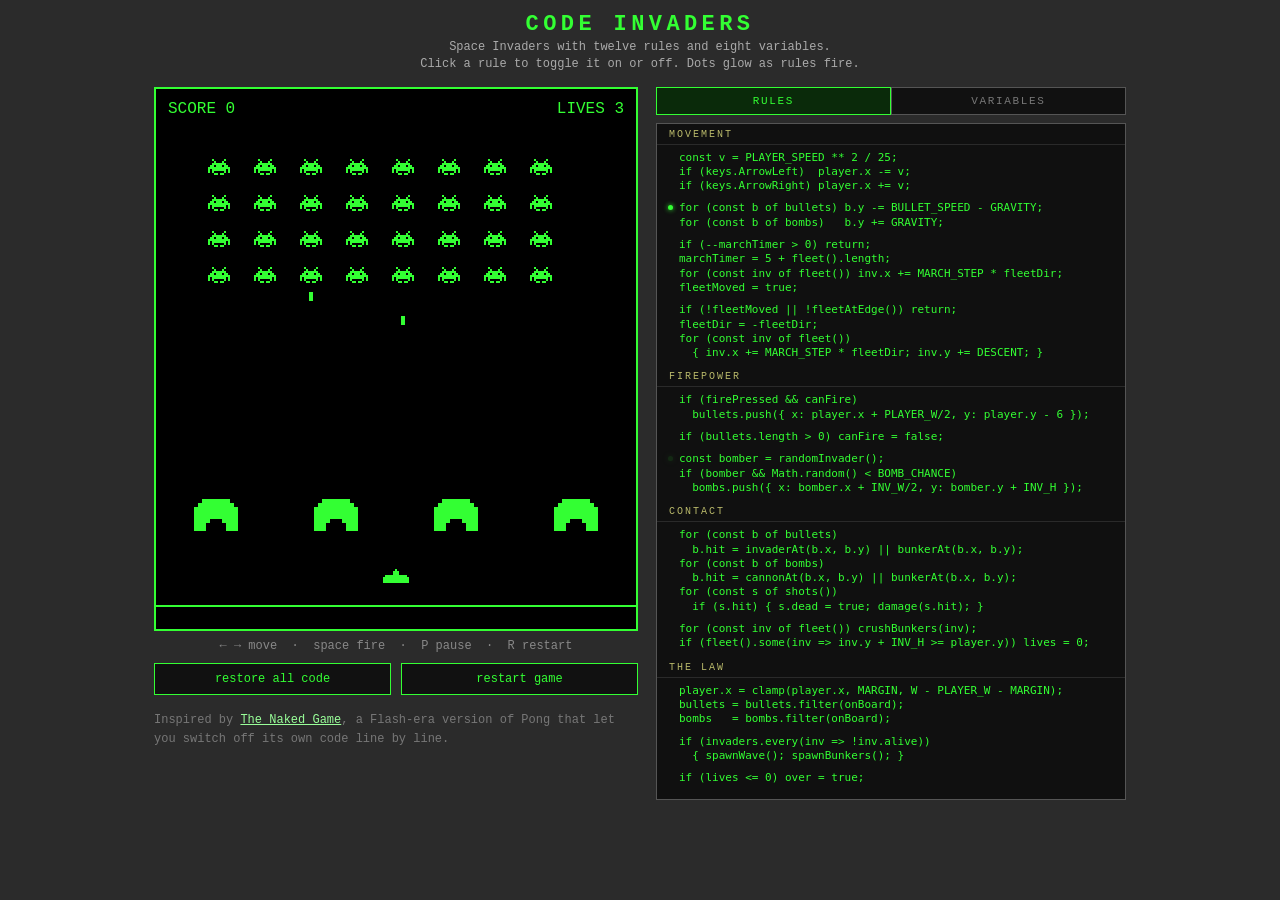
<file: naked-invaders/index.html>
<!DOCTYPE html>
<html lang="en">
<head>
<meta charset="utf-8">
<meta name="viewport" content="width=device-width, initial-scale=1">
<title>Code Invaders</title>
<style>
  :root {
    --green: #33ff33;
    --dim: #1d7a1d;
    --bg: #2b2b2b;
  }
  body {
    background: var(--bg);
    color: #ddd;
    font-family: "Courier New", Courier, monospace;
    margin: 0;
    padding: 12px 16px 32px;
  }
  h1 {
    color: var(--green);
    text-align: center;
    letter-spacing: 0.2em;
    font-size: 22px;
    margin: 0 0 2px;
    text-transform: uppercase;
  }
  p.tagline {
    text-align: center;
    color: #aaa;
    max-width: 720px;
    margin: 0 auto 14px;
    font-size: 12px;
    line-height: 1.4;
  }
  .wrap {
    display: flex;
    gap: 18px;
    justify-content: center;
    align-items: flex-start;
    flex-wrap: wrap;
  }
  canvas#game {
    background: #000;
    border: 2px solid var(--green);
    image-rendering: pixelated;
    display: block;
    cursor: crosshair;
  }
  #codepanel {
    width: 470px;
    max-height: calc(100vh - 140px);
    overflow-y: auto;
    background: #101010;
    border: 1px solid #555;
    padding: 0 12px 8px;
    box-sizing: border-box;
    font-size: 11px;
    line-height: 1.3;
  }
  #codepanel h2 {
    color: #999;
    font-size: 10px;
    font-weight: normal;
    letter-spacing: 0.15em;
    text-transform: uppercase;
    border-bottom: 1px solid #333;
    margin: 0 0 6px;
    padding: 7px 0 3px;
  }
  .group h3 {
    position: sticky;
    top: 0;
    z-index: 2;
    background: #101010;
    color: #b9b96a;
    font-size: 10px;
    font-weight: normal;
    letter-spacing: 0.2em;
    text-transform: uppercase;
    margin: 0 -12px 4px;
    padding: 4px 12px 3px;
    border-bottom: 1px solid #2a2a2a;
  }
  pre {
    margin: 0;
    white-space: pre;
    overflow-x: auto;
  }
  #consts { padding: 6px 4px 2px; }
  .tunable { margin-bottom: 20px; }
  .tunable pre {
    color: #7ec8e3;
    font-size: 13px;
    margin-bottom: 6px;
    cursor: pointer;
    user-select: none;
  }
  .tunable pre:hover { background: #16323e; }
  .tunable .val { color: #fff; }
  .tunable input[type=range] {
    -webkit-appearance: none;
    appearance: none;
    display: block;
    width: 100%;
    height: 4px;
    background: #333;
    outline: none;
    margin: 8px 0 3px;
  }
  .tunable input[type=range]::-webkit-slider-thumb {
    -webkit-appearance: none;
    appearance: none;
    width: 10px;
    height: 16px;
    background: var(--green);
    cursor: pointer;
  }
  .tunable input[type=range]::-moz-range-thumb {
    width: 10px;
    height: 16px;
    background: var(--green);
    border: none;
    border-radius: 0;
    cursor: pointer;
  }
  .tunable .range-labels {
    display: flex;
    justify-content: space-between;
    color: #555;
    font-size: 10px;
  }
  .rule {
    position: relative;
    margin-bottom: 4px;
    cursor: pointer;
    user-select: none;
    padding: 2px 4px 2px 14px;
    margin-left: -4px;
    margin-right: -4px;
  }
  .rule:hover { background: #1c1c1c; }
  .rule .led {
    position: absolute;
    left: 3px;
    top: 6px;
    width: 5px;
    height: 5px;
    border-radius: 50%;
    background: var(--green);
    box-shadow: 0 0 5px var(--green);
    opacity: 0;
  }
  .rule pre {
    color: var(--green);
    transition: opacity 0.15s;
  }
  .rule.off pre {
    opacity: 0.3;
    text-decoration: line-through;
    text-decoration-color: #f55;
  }
  @keyframes rulepulse {
    0%, 100% { background: #1c1c1c; }
    50%      { background: #2e4d2e; }
  }
  .rule.pulse { animation: rulepulse 0.4s 4; }
  #overlay {
    position: fixed;
    inset: 0;
    background: none;
    border: none;
    pointer-events: none;
    z-index: 10;
  }
  .controls {
    width: 484px;
    box-sizing: border-box;
    margin-top: 10px;
    display: flex;
    gap: 10px;
  }
  .controls button {
    flex: 1;
    background: #111;
    color: var(--green);
    border: 1px solid var(--green);
    font-family: inherit;
    font-size: 12px;
    padding: 8px 0;
    cursor: pointer;
  }
  .controls button:hover { background: #0a2a0a; }
  #modeToggle {
    display: flex;
    width: 470px;
    box-sizing: border-box;
    margin-bottom: 8px;
  }
  #modeToggle button {
    flex: 1;
    background: #111;
    color: #777;
    border: 1px solid #555;
    font-family: inherit;
    font-size: 11px;
    letter-spacing: 0.15em;
    text-transform: uppercase;
    padding: 7px 0;
    cursor: pointer;
  }
  #modeToggle button.active {
    color: var(--green);
    border-color: var(--green);
    background: #0a2a0a;
  }
  .gamecol .keys {
    color: #888;
    font-size: 12px;
    text-align: center;
    margin-top: 8px;
  }
  footer {
    width: 484px;
    box-sizing: border-box;
    text-align: left;
    color: #777;
    font-size: 12px;
    margin-top: 16px;
    line-height: 1.6;
  }
  footer a { color: #9f9; }
</style>
</head>
<body>

<h1>Code Invaders</h1>
<p class="tagline">
  Space Invaders with twelve rules and eight variables.<br>
  <span id="modeHint"></span>
</p>

<canvas id="overlay"></canvas>

<div class="wrap">
  <div class="gamecol">
    <canvas id="game" width="480" height="540"></canvas>
    <div class="keys">&larr; &rarr; move &nbsp;&middot;&nbsp; space fire &nbsp;&middot;&nbsp; P pause &nbsp;&middot;&nbsp; R restart</div>
    <div class="controls">
      <button id="restoreBtn">restore all code</button>
      <button id="restartBtn">restart game</button>
    </div>
    <footer>
      Inspired by <a href="https://web.archive.org/web/20080420084021/http://www.retrodev.co.uk/MiscGames/NakedGame/TheNakedGame.html">The Naked Game</a>, a Flash-era version of Pong that let you switch off its own code line by line.
    </footer>
  </div>
  <div class="panelcol">
    <div id="modeToggle">
      <button data-mode="rules">rules</button>
      <button data-mode="vars">variables</button>
    </div>
    <div id="codepanel">
      <!-- <h2>the code, running live</h2> -->
      <div class="group" id="physicsGroup">
        <h3>physics</h3>
        <div id="consts"></div>
      </div>
      <div id="rules"></div>
    </div>
  </div>
</div>

<script>
"use strict";

// ---- constants --------------------------------------------------------
const W = 480, H = 540;
const PLAYER_W = 26, PLAYER_H = 14;

// the physics: shown in the panel, changed live by dragging a value
let PLAYER_SPEED = 10;
let BULLET_SPEED = 11;
let GRAVITY      = 3;
let BOMB_CHANCE  = 0.02;
let MARCH_STEP   = 8;
let DESCENT      = 18;
let POINTS       = 10;
let LIVES        = 3;
const ROWS = 4, COLS = 8;
const INV_W = 22, INV_H = 16;
const MARGIN = 8;
const BUNKER_CELL = 4;
const BUNKER_Y = H - 130;

// ---- game state -------------------------------------------------------
// Bullets and bombs both store their leading tip as (x, y):
// a bullet's nose points up, a bomb's tip points down.
let player, bullets, bombs, invaders, bunkers, fleetDir;
let marchTimer;
let score, lives, over, paused, hitFlash;
let canFire, fleetMoved, firePressed;
const keys = {};

function spawnWave() {
  invaders = [];
  for (let r = 0; r < ROWS; r++)
    for (let c = 0; c < COLS; c++)
      invaders.push({ x: 44 + c * 46, y: 70 + r * 36, alive: true });
  fleetDir = 1;
  marchTimer = 5 + invaders.length;
}

const BUNKER_SHAPE = [
  "..XXXXXXX..",
  ".XXXXXXXXX.",
  "XXXXXXXXXXX",
  "XXXXXXXXXXX",
  "XXXXXXXXXXX",
  "XXXX...XXXX",
  "XXX.....XXX",
  "XXX.....XXX",
];

function spawnBunkers() {
  bunkers = [];
  for (let i = 0; i < 4; i++)
    bunkers.push({
      x: 38 + i * 120,
      y: BUNKER_Y,
      cells: BUNKER_SHAPE.map(row => [...row].map(ch => ch === "X")),
    });
}

function reset() {
  player = { x: W / 2 - PLAYER_W / 2, y: H - 60 };
  bullets = [];
  bombs = [];
  score = 0;
  lives = LIVES;
  over = false;
  paused = false;
  hitFlash = 0;
  firePressed = false;
  spawnWave();
  spawnBunkers();
}

// ---- helpers: the hidden machinery the rules lean on --------------------
// These are always on; the panel shows only the rules below.

function clamp(v, lo, hi) {
  return Math.max(lo, Math.min(hi, v));
}

// the invaders still alive
function fleet() {
  return invaders.filter(inv => inv.alive);
}

// every projectile in flight
function shots() {
  return [...bullets, ...bombs];
}

function fleetAtEdge() {
  return fleet().some(inv => inv.x < MARGIN ||
                             inv.x + INV_W > W - MARGIN);
}

// the alive invader at pixel (x, y), or null
function invaderAt(x, y) {
  return invaders.find(inv => inv.alive &&
           x > inv.x && x < inv.x + INV_W &&
           y > inv.y && y < inv.y + INV_H) || null;
}

// the player's cannon, if it covers pixel (x, y)
function cannonAt(x, y) {
  return x > player.x && x < player.x + PLAYER_W &&
         y > player.y && y < player.y + PLAYER_H ? player : null;
}

// the solid bunker cell at pixel (x, y), or null
function bunkerAt(x, y) {
  for (const bunker of bunkers) {
    const c = Math.floor((x - bunker.x) / BUNKER_CELL);
    const r = Math.floor((y - bunker.y) / BUNKER_CELL);
    if (r >= 0 && c >= 0 && bunker.cells[r] && bunker.cells[r][c])
      return { bunker, r, c };
  }
  return null;
}

function randomInvader() {
  const f = fleet();
  return f[Math.floor(Math.random() * f.length)] || null;
}

// a shot still near the board (with a little slack) stays alive
function onBoard(b) {
  return b.y > -12 && b.y < H + 12;
}

// what an impact does: invaders die for points, the cannon
// loses a life, bunkers crumble
function damage(hit) {
  if (hit.alive) { hit.alive = false; score += POINTS; }
  else if (hit === player) { lives -= 1; hitFlash = 40; }
  else if (hit.bunker) blast(hit);
}

// blast a 3x3 chunk of bunker cells around a hit cell
function blast({ bunker, r, c }) {
  for (let dr = -1; dr <= 1; dr++)
    for (let dc = -1; dc <= 1; dc++)
      if (r + dr >= 0 && c + dc >= 0 && bunker.cells[r + dr])
        bunker.cells[r + dr][c + dc] = false;
}

// clear every bunker cell an invader overlaps
function crushBunkers(inv) {
  if (inv.y + INV_H < BUNKER_Y) return;
  for (const bunker of bunkers)
    for (let r = 0; r < bunker.cells.length; r++)
      for (let c = 0; c < bunker.cells[r].length; c++) {
        const cx = bunker.x + c * BUNKER_CELL;
        const cy = bunker.y + r * BUNKER_CELL;
        if (cx < inv.x + INV_W && cx + BUNKER_CELL > inv.x &&
            cy < inv.y + INV_H && cy + BUNKER_CELL > inv.y)
          bunker.cells[r][c] = false;
      }
}

// sweep out shots that collided this frame
function cull() {
  bullets = bullets.filter(b => !b.dead);
  bombs = bombs.filter(b => !b.dead);
}

// cheap fingerprint of everything a rule might change; run() compares
// it before and after each rule to light that rule's activity dot
function stateHash() {
  let h = player.x * 1.7 + score * 3 + lives * 5 + fleetDir * 7
        + (canFire ? 11 : 0) + (over ? 13 : 0);
  for (const s of shots())
    h += s.x + s.y * 1.3 + (s.hit ? 3 : 0) + (s.dead ? 5 : 0);
  for (const inv of invaders)
    if (inv.alive) h += inv.x * 1.1 + inv.y + 9;
  for (const bunker of bunkers)
    for (const row of bunker.cells)
      for (const cell of row) if (cell) h += 0.37;
  return h;
}

// ---- the rules --------------------------------------------------------
// Each function body below is displayed in the side panel *verbatim*
// (via Function.prototype.toString) and only runs while it hasn't been
// clicked off. Keep every line under ~64 characters so the panel
// never scrolls sideways.

function movePlayer() {
  const v = PLAYER_SPEED ** 2 / 25;
  if (keys.ArrowLeft)  player.x -= v;
  if (keys.ArrowRight) player.x += v;
}

function moveShots() {
  for (const b of bullets) b.y -= BULLET_SPEED - GRAVITY;
  for (const b of bombs)   b.y += GRAVITY;
}

function marchFleet() {
  if (--marchTimer > 0) return;
  marchTimer = 5 + fleet().length;
  for (const inv of fleet()) inv.x += MARCH_STEP * fleetDir;
  fleetMoved = true;
}

function fleetTurnsAtEdge() {
  if (!fleetMoved || !fleetAtEdge()) return;
  fleetDir = -fleetDir;
  for (const inv of fleet())
    { inv.x += MARCH_STEP * fleetDir; inv.y += DESCENT; }
}

function fireCannon() {
  if (firePressed && canFire)
    bullets.push({ x: player.x + PLAYER_W/2, y: player.y - 6 });
}

function oneShellAtATime() {
  if (bullets.length > 0) canFire = false;
}

function invadersBomb() {
  const bomber = randomInvader();
  if (bomber && Math.random() < BOMB_CHANCE)
    bombs.push({ x: bomber.x + INV_W/2, y: bomber.y + INV_H });
}

function shotsDoDamage() {
  for (const b of bullets)
    b.hit = invaderAt(b.x, b.y) || bunkerAt(b.x, b.y);
  for (const b of bombs)
    b.hit = cannonAt(b.x, b.y) || bunkerAt(b.x, b.y);
  for (const s of shots())
    if (s.hit) { s.dead = true; damage(s.hit); }
}

function fleetDestroys() {
  for (const inv of fleet()) crushBunkers(inv);
  if (fleet().some(inv => inv.y + INV_H >= player.y)) lives = 0;
}

function boardHasEdges() {
  player.x = clamp(player.x, MARGIN, W - PLAYER_W - MARGIN);
  bullets = bullets.filter(onBoard);
  bombs   = bombs.filter(onBoard);
}

function nextWave() {
  if (invaders.every(inv => !inv.alive))
    { spawnWave(); spawnBunkers(); }
}

function checkGameOver() {
  if (lives <= 0) over = true;
}

// ---- rule registry: grouped by mechanic for the panel -------------------
const GROUPS = [
  { title: "movement", rules: [
    { fn: movePlayer,       targets: ["player"] },
    { fn: moveShots,        targets: ["bullets", "bombs"] },
    { fn: marchFleet,       targets: ["invaders"] },
    { fn: fleetTurnsAtEdge, targets: ["invaders"] },
  ]},
  { title: "firepower", rules: [
    { fn: fireCannon,       targets: ["player", "bullets"] },
    { fn: oneShellAtATime,  targets: ["player", "bullets"] },
    { fn: invadersBomb,     targets: ["invaders", "bombs"] },
  ]},
  { title: "contact", rules: [
    { fn: shotsDoDamage,    targets: ["bullets", "bombs", "invaders",
                                      "player", "bunkers",
                                      "score", "lives"] },
    { fn: fleetDestroys,    targets: ["invaders", "bunkers",
                                      "player", "lives"] },
  ]},
  { title: "the law", rules: [
    { fn: boardHasEdges,    targets: ["player", "bullets", "bombs"] },
    { fn: nextWave,         targets: ["invaders", "bunkers"] },
    { fn: checkGameOver,    targets: ["lives"] },
  ]},
];

const RULES = GROUPS.flatMap(g => g.rules);
for (const r of RULES) { r.id = r.fn.name; r.on = true; r.heat = 0; }
const RULE = Object.fromEntries(RULES.map(r => [r.id, r]));

function run(id) {
  const r = RULE[id];
  if (!r.on) return;
  const before = stateHash();
  r.fn();
  if (stateHash() !== before) r.heat = 1;
}

// ---- the meta-rule ----------------------------------------------------
// The one law of this universe that is not shown in the panel and cannot
// be switched off: nothing escapes into the void. The cannon and the
// fleet wrap around the edges of the web page, and a fleet that sinks
// below the page returns descending from the top.

// the web page's edges, in game coordinates
function pageEdges() {
  const rect = gameCanvas.getBoundingClientRect();
  const left = -(rect.left + gameCanvas.clientLeft);
  const top = -(rect.top + gameCanvas.clientTop);
  return { left, top,
           right: left + window.innerWidth,
           bottom: top + window.innerHeight };
}

function wrapAroundPage(o, w, edges) {
  if (o.x > edges.right) o.x = edges.left - w;
  else if (o.x + w < edges.left) o.x = edges.right;
}

function metaRule() {
  const edges = pageEdges();
  wrapAroundPage(player, PLAYER_W, edges);
  for (const inv of fleet()) {
    wrapAroundPage(inv, INV_W, edges);
    if (inv.y > edges.bottom) inv.y = edges.top - INV_H;
  }

  // shots that leave the page entirely, in either direction (the
  // physics can be scrubbed negative), are quietly retired
  const gone = s => s.y < edges.top - 48 || s.y > edges.bottom + 48;
  bullets = bullets.filter(b => !gone(b));
  bombs = bombs.filter(b => !gone(b));
}

// ---- main loop --------------------------------------------------------
function update() {
  if (over || paused) return;
  canFire = true;
  fleetMoved = false;
  for (const s of shots()) s.hit = null;

  run("movePlayer");
  run("oneShellAtATime");
  run("fireCannon");
  firePressed = false;
  run("moveShots");
  run("marchFleet");
  run("fleetTurnsAtEdge");
  run("invadersBomb");
  run("shotsDoDamage");
  cull();
  run("fleetDestroys");
  run("boardHasEdges");
  run("nextWave");
  run("checkGameOver");
  metaRule();

  if (hitFlash > 0) hitFlash--;
}

// ---- highlight linkage: rules <-> board --------------------------------
let hilite = null;        // Set of entity kinds to spotlight on the board
let hiliteTimeout = null;
let tick = 0;

function setHilite(kinds, ms) {
  clearTimeout(hiliteTimeout);
  hilite = new Set(kinds);
  if (ms) hiliteTimeout = setTimeout(() => { hilite = null; }, ms);
}
function clearHilite() {
  clearTimeout(hiliteTimeout);
  hilite = null;
}

// color for a kind of thing: pulses white while its rules are hovered
function ink(kind) {
  if (hilite && hilite.has(kind))
    return tick % 14 < 7 ? "#ffffff" : "#99ff99";
  return "#33ff33";
}

// ---- rendering --------------------------------------------------------
const gameCanvas = document.getElementById("game");
const ctx = gameCanvas.getContext("2d");

// A second, invisible canvas covers the whole page. Anything that leaves
// the game board is drawn here too, so switched-off boundaries don't make
// things vanish -- they escape, and crawl over the rest of the page.
const overlay = document.getElementById("overlay");
const octx = overlay.getContext("2d");
function sizeOverlay() {
  overlay.width = window.innerWidth;
  overlay.height = window.innerHeight;
}
window.addEventListener("resize", sizeOverlay);
sizeOverlay();

const INVADER_SPRITE = [
  "..X.....X..",
  "...X...X...",
  "..XXXXXXX..",
  ".XX.XXX.XX.",
  "XXXXXXXXXXX",
  "X.XXXXXXX.X",
  "X.X.....X.X",
  "...XX.XX...",
];
const PLAYER_SPRITE = [
  "......X......",
  ".....XXX.....",
  ".....XXX.....",
  ".XXXXXXXXXXX.",
  "XXXXXXXXXXXXX",
  "XXXXXXXXXXXXX",
  "XXXXXXXXXXXXX",
];

function drawSprite(g, sprite, x, y, scale) {
  for (let r = 0; r < sprite.length; r++)
    for (let c = 0; c < sprite[r].length; c++)
      if (sprite[r][c] === "X")
        g.fillRect(x + c * scale, y + r * scale, scale, scale);
}

function draw() {
  ctx.fillStyle = "#000";
  ctx.fillRect(0, 0, W, H);

  // baseline
  ctx.fillStyle = "#33ff33";
  ctx.fillRect(0, H - 24, W, 2);

  // bunkers
  ctx.fillStyle = ink("bunkers");
  for (const bunker of bunkers)
    for (let r = 0; r < bunker.cells.length; r++)
      for (let c = 0; c < bunker.cells[r].length; c++)
        if (bunker.cells[r][c])
          ctx.fillRect(bunker.x + c * BUNKER_CELL,
                       bunker.y + r * BUNKER_CELL,
                       BUNKER_CELL, BUNKER_CELL);

  // invaders
  ctx.fillStyle = ink("invaders");
  for (const inv of invaders)
    if (inv.alive) drawSprite(ctx, INVADER_SPRITE, inv.x, inv.y, 2);

  // player (blinks while recently hit)
  ctx.fillStyle = ink("player");
  if (hitFlash === 0 || Math.floor(hitFlash / 4) % 2 === 0)
    drawSprite(ctx, PLAYER_SPRITE, player.x, player.y, 2);

  // bullets & bombs (drawn from their leading tip)
  ctx.fillStyle = ink("bullets");
  for (const shot of bullets) ctx.fillRect(shot.x - 1, shot.y, 2, 8);
  ctx.fillStyle = ink("bombs");
  for (const bomb of bombs) ctx.fillRect(bomb.x - 2, bomb.y - 9, 4, 9);

  // HUD
  ctx.font = '16px "Courier New", monospace';
  ctx.textAlign = "left";
  ctx.fillStyle = ink("score");
  ctx.fillText("SCORE " + score, 12, 24);
  ctx.textAlign = "right";
  ctx.fillStyle = ink("lives");
  ctx.fillText("LIVES " + lives, W - 12, 24);

  if (over) {
    ctx.fillStyle = "#33ff33";
    ctx.textAlign = "center";
    ctx.font = '28px "Courier New", monospace';
    ctx.fillText("GAME OVER", W / 2, H / 2 - 10);
    ctx.font = '14px "Courier New", monospace';
    ctx.fillText("press R to restart", W / 2, H / 2 + 18);
  } else if (paused) {
    ctx.fillStyle = "#33ff33";
    ctx.textAlign = "center";
    ctx.font = '28px "Courier New", monospace';
    ctx.fillText("PAUSED", W / 2, H / 2 - 10);
    ctx.font = '14px "Courier New", monospace';
    ctx.fillText("press P to resume", W / 2, H / 2 + 18);
  }
}

// true if a w-by-h object at (x, y) pokes outside the game board
function escaped(x, y, w, h) {
  return x < 0 || x + w > W || y < 0 || y + h > H;
}

function drawEscaped() {
  octx.clearRect(0, 0, overlay.width, overlay.height);
  const rect = gameCanvas.getBoundingClientRect();
  const bx = rect.left + gameCanvas.clientLeft;
  const by = rect.top + gameCanvas.clientTop;

  octx.fillStyle = ink("invaders");
  for (const inv of invaders)
    if (inv.alive && escaped(inv.x, inv.y, INV_W, INV_H))
      drawSprite(octx, INVADER_SPRITE, bx + inv.x, by + inv.y, 2);

  octx.fillStyle = ink("player");
  if ((hitFlash === 0 || Math.floor(hitFlash / 4) % 2 === 0) &&
      escaped(player.x, player.y, PLAYER_W, PLAYER_H))
    drawSprite(octx, PLAYER_SPRITE, bx + player.x, by + player.y, 2);

  octx.fillStyle = ink("bullets");
  for (const shot of bullets)
    if (escaped(shot.x - 1, shot.y, 2, 8))
      octx.fillRect(bx + shot.x - 1, by + shot.y, 2, 8);

  octx.fillStyle = ink("bombs");
  for (const bomb of bombs)
    if (escaped(bomb.x - 2, bomb.y - 9, 4, 9))
      octx.fillRect(bx + bomb.x - 2, by + bomb.y - 9, 4, 9);
}

function frame() {
  tick++;
  update();
  draw();
  drawEscaped();
  for (const r of RULES) {
    r.led.style.opacity = r.heat;
    r.heat = r.heat > 0.05 ? r.heat * 0.88 : 0;
  }
  requestAnimationFrame(frame);
}

// ---- input ------------------------------------------------------------
window.addEventListener("keydown", (e) => {
  if (["ArrowLeft", "ArrowRight", " "].includes(e.key)) e.preventDefault();
  keys[e.key] = true;
  if (e.key === " " && !e.repeat) firePressed = true;
  if (e.key === "r" || e.key === "R") reset();
  if ((e.key === "p" || e.key === "P") && !e.repeat) paused = !paused;
});
window.addEventListener("keyup", (e) => { keys[e.key] = false; });

// ---- board as index: click a thing to find its laws ---------------------
function boardKindAt(x, y) {
  for (const inv of invaders)
    if (inv.alive &&
        x >= inv.x && x <= inv.x + INV_W &&
        y >= inv.y && y <= inv.y + INV_H) return "invaders";
  if (bunkerAt(x, y)) return "bunkers";
  if (x >= player.x - 4 && x <= player.x + PLAYER_W + 4 &&
      y >= player.y - 4 && y <= player.y + PLAYER_H + 4) return "player";
  for (const shot of bullets)
    if (Math.abs(x - shot.x) < 8 && Math.abs(y - (shot.y + 4)) < 12)
      return "bullets";
  for (const bomb of bombs)
    if (Math.abs(x - bomb.x) < 8 && Math.abs(y - (bomb.y - 4)) < 12)
      return "bombs";
  if (y < 34) return x < W / 2 ? "score" : "lives";
  return null;
}

function flashRule(r) {
  r.div.classList.remove("pulse");
  void r.div.offsetWidth; // restart the animation
  r.div.classList.add("pulse");
  setTimeout(() => r.div.classList.remove("pulse"), 1700);
}

// scroll only the code panel, never the page
function scrollPanelTo(r) {
  const panel = document.getElementById("codepanel");
  const top = r.div.getBoundingClientRect().top
            - panel.getBoundingClientRect().top
            + panel.scrollTop;
  panel.scrollTo({
    top: top - panel.clientHeight / 2 + r.div.clientHeight / 2,
    behavior: "smooth",
  });
}

gameCanvas.addEventListener("click", (e) => {
  if (mode !== "rules") return; // no rules to point at on tails
  const rect = gameCanvas.getBoundingClientRect();
  const x = e.clientX - rect.left - gameCanvas.clientLeft;
  const y = e.clientY - rect.top - gameCanvas.clientTop;
  const kind = boardKindAt(x, y);
  if (!kind) return;
  const related = RULES.filter(r => r.targets.includes(kind));
  if (related.length === 0) return;
  scrollPanelTo(related[0]);
  for (const r of related) flashRule(r);
  setHilite([kind], 1700);
});

// ---- build the code panel ----------------------------------------------
// the physics values: drag one left/right to scrub it
const TUNABLES = [
  { name: "PLAYER_SPEED", step: 1,    min: 0,   max: 30,
    get: () => PLAYER_SPEED, set: v => PLAYER_SPEED = v },
  { name: "BULLET_SPEED", step: 1,    min: -20, max: 20,
    get: () => BULLET_SPEED, set: v => BULLET_SPEED = v },
  { name: "GRAVITY",      step: 1,    min: -10, max: 10,
    get: () => GRAVITY,      set: v => GRAVITY = v },
  { name: "BOMB_CHANCE",  step: 0.01, min: 0,   max: 0.5,
    get: () => BOMB_CHANCE,  set: v => BOMB_CHANCE = v },
  { name: "MARCH_STEP",   step: 1,    min: -20, max: 20,
    get: () => MARCH_STEP,   set: v => MARCH_STEP = v },
  { name: "DESCENT",      step: 1,    min: -40, max: 40,
    get: () => DESCENT,      set: v => DESCENT = v },
  { name: "POINTS",       step: 5,    min: -50, max: 100,
    get: () => POINTS,       set: v => POINTS = v },
  { name: "LIVES",        step: 1,    min: 0,   max: 9,
    get: () => LIVES,        set: v => { LIVES = v; lives = v; } },
];

function fmtVal(t) {
  return t.step < 1 ? t.get().toFixed(2) : String(t.get());
}

const constsDiv = document.getElementById("consts");
for (const t of TUNABLES) {
  t.default = t.get();
  const block = document.createElement("div");
  block.className = "tunable";

  const line = document.createElement("pre");
  line.title = "double-click to reset " + t.name;
  line.append("let " + t.name + " = ");
  const val = document.createElement("span");
  val.className = "val";
  val.textContent = fmtVal(t);
  line.append(val, ";");
  block.appendChild(line);
  t.el = val;

  const slider = document.createElement("input");
  slider.type = "range";
  slider.min = t.min;
  slider.max = t.max;
  slider.step = t.step;
  slider.value = t.get();
  block.appendChild(slider);
  t.slider = slider;

  const labels = document.createElement("div");
  labels.className = "range-labels";
  const lo = document.createElement("span");
  lo.textContent = t.min;
  const hi = document.createElement("span");
  hi.textContent = t.max;
  labels.append(lo, hi);
  block.appendChild(labels);

  constsDiv.appendChild(block);

  slider.addEventListener("input", () => {
    t.set(parseFloat(slider.value));
    val.textContent = fmtVal(t);
  });

  // double-click the code line to reset just this variable
  line.addEventListener("dblclick", () => {
    t.set(t.default);
    val.textContent = fmtVal(t);
    slider.value = t.default;
  });
}

const rulesDiv = document.getElementById("rules");

// show just the statements: drop "function name() {" and "}", dedent
function ruleSource(fn) {
  return fn.toString().split("\n").slice(1, -1)
           .map(line => line.slice(2)).join("\n");
}

function syncRule(r) {
  r.div.classList.toggle("off", !r.on);
}

function toggleRule(r) {
  if (mode !== "rules") return;
  r.on = !r.on;
  syncRule(r);
}

for (const group of GROUPS) {
  const section = document.createElement("div");
  section.className = "group";

  const heading = document.createElement("h3");
  heading.textContent = group.title;
  section.appendChild(heading);

  for (const r of group.rules) {
    const div = document.createElement("div");
    div.className = "rule";
    div.title = r.fn.name + " — click to toggle this code on/off";

    const led = document.createElement("span");
    led.className = "led";
    div.appendChild(led);
    r.led = led;

    const pre = document.createElement("pre");
    pre.textContent = ruleSource(r.fn);
    div.appendChild(pre);

    div.addEventListener("click", () => toggleRule(r));
    div.addEventListener("mouseenter", () => setHilite(r.targets, 0));
    div.addEventListener("mouseleave", clearHilite);

    section.appendChild(div);
    r.div = div;
    syncRule(r);
  }
  rulesDiv.appendChild(section);
}

function restoreRules() {
  for (const r of RULES) {
    r.on = true;
    syncRule(r);
  }
}

function restorePhysics() {
  for (const t of TUNABLES) {
    t.set(t.default);
    t.el.textContent = fmtVal(t);
    t.slider.value = t.default;
  }
}

const restoreBtn = document.getElementById("restoreBtn");
restoreBtn.addEventListener("click", () => {
  restoreRules();
  restorePhysics();
});
document.getElementById("restartBtn").addEventListener("click", reset);

// ---- the meta-toggle: heads = rules, tails = variables ------------------
// One side of the coin at a time. On tails, every rule locks back on
// and only the physics is shown, live; on heads, the physics snaps
// back to default and only the rules are shown, clickable.
let mode;
const modeBtns = document.querySelectorAll("#modeToggle button");
const modeHint = document.getElementById("modeHint");
const HINTS = {
  rules: "Click a rule to toggle it on or off. Dots glow as rules fire. ",
  vars:  "Slide a value to change it. Doubleclick to reset.",
};

function setMode(m) {
  mode = m;
  if (m === "vars") restoreRules();
  else restorePhysics();
  document.getElementById("physicsGroup").style.display =
    m === "vars" ? "" : "none";
  rulesDiv.style.display = m === "vars" ? "none" : "";
  for (const btn of modeBtns)
    btn.classList.toggle("active", btn.dataset.mode === m);
  modeHint.textContent = HINTS[m];
  restoreBtn.textContent =
    m === "vars" ? "reset the physics" : "restore all code";
}

for (const btn of modeBtns)
  btn.addEventListener("click", () => setMode(btn.dataset.mode));
setMode("rules");

// ---- go ----------------------------------------------------------------
reset();
frame();
</script>
</body>
</html>
</file>
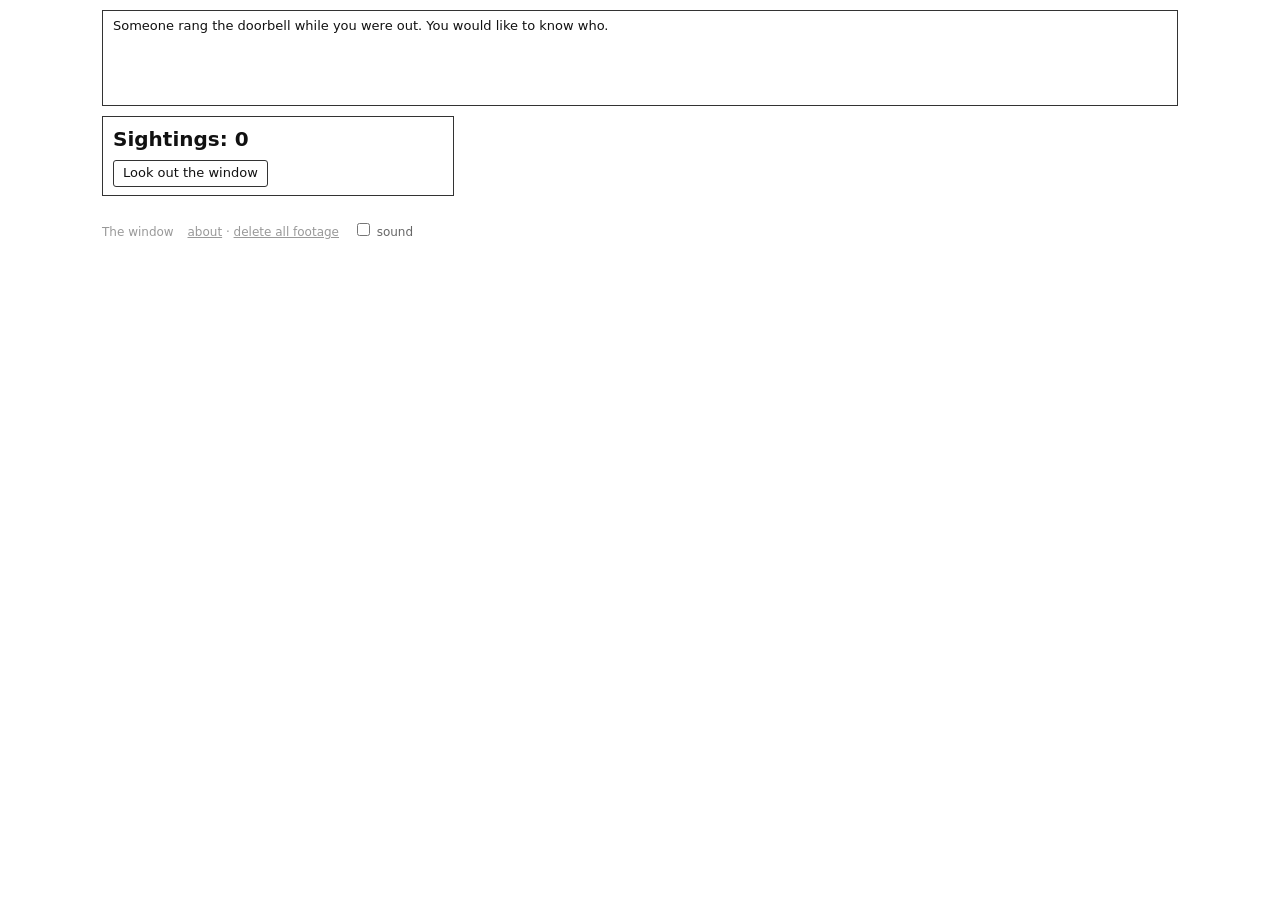
<file: watch/index.html>
<!DOCTYPE html>
<html lang="en">
<head>
<meta charset="utf-8">
<meta name="viewport" content="width=device-width, initial-scale=1">
<title>Neighborhood Watch</title>
<meta name="description" content="An incremental game. It starts with a window.">
<meta name="robots" content="noindex">
<link rel="icon" href="data:image/svg+xml,%3Csvg xmlns='http://www.w3.org/2000/svg' viewBox='0 0 16 16'%3E%3Ccircle cx='8' cy='8' r='7' fill='none' stroke='%23000' stroke-width='1.5'/%3E%3Ccircle cx='8' cy='8' r='2.5' fill='%23000'/%3E%3C/svg%3E">
<link rel="stylesheet" href="style.css">
</head>
<body data-stage="1">
<div id="wrap">
  <div id="console" aria-live="polite"></div>
  <div id="cols">
    <div class="col" id="col1">
      <div class="box" id="boxLook">
        <div class="big">Sightings: <span id="sightings">0</span></div>
        <div class="lookwrap"><button id="btnLook">Look out the window</button><div id="floats"></div></div>
        <div class="sub hidden" id="perLookLine">Per look: <span id="perLook">1</span></div>
        <div class="sub hidden" id="rateLine">Cameras: <span id="rate">0</span> sightings/sec</div>
      </div>
      <div class="box hidden" id="boxCams">
        <h3>Cameras</h3>
        <div class="sub">Every camera is justified by what the last one saw.</div>
        <div id="camList"></div>
      </div>
      <div class="box hidden" id="boxCompany">
        <h3>The company</h3>
        <div>Name: <b id="brand">—</b></div>
        <div>Amnesia: <b id="amnesia">0</b> <span class="sub">(+15% to everything, each, forever)</span></div>
        <div class="row"><button id="btnRebrand">Rebrand</button> <span class="cost" id="rebrandInfo"></span></div>
        <div class="sub">A rebrand resets everything: cameras, projects, lawsuits, the map. The public forgets. You keep what you learned.</div>
      </div>
      <div class="box hidden" id="boxFund">
        <h3>Funding</h3>
        <div>Available: <b id="money">$0</b></div>
        <div>Valuation: <span id="valuation">$0</span></div>
        <div class="row"><button id="btnRaise">Raise a round</button> <span class="cost" id="raiseInfo"></span></div>
        <div class="sub" id="fundNote"></div>
      </div>
      <div class="box hidden" id="boxCity">
        <h3>Municipal contracts</h3>
        <div>Cities: <b id="cityN">0</b> · Revenue: <span id="cityRev">$0</span>/sec</div>
        <div class="row"><button id="btnCity">Sign a city</button> <span class="cost">Cost: <span id="cityCost"></span> · Clearance +1</span></div>
        <div class="row hidden" id="donateRow"><button id="btnDonate">Campaign contribution</button> <span class="cost">Cost: <span id="donateCost"></span> · Clearance +2</span></div>
      </div>
    </div>
    <div class="col" id="col2">
      <div class="box hidden" id="boxVision">
        <h3>Vision</h3>
        <div>Clearance: <b id="clearance">0</b> <span class="sub">(from the department; spend on models or retention)</span></div>
        <div class="row"><button id="btnModel">Vision model</button> <span id="models">0</span> &nbsp; <button id="btnRet">Retention</button> <span id="retention">0</span></div>
        <div class="row hidden" id="fundModelRow"><button id="btnModelFund">Buy model</button> <span class="cost" id="modelFundCost"></span> &nbsp; <button id="btnRetFund">Buy retention</button> <span class="cost" id="retFundCost"></span></div>
        <div>Inferences: <span id="inf">0</span> / <span id="infMax">0</span> <span class="sub">(<span id="infRate">0</span>/sec)</span></div>
        <div class="hidden" id="suspLine">Suspicion: <span id="susp">0</span></div>
        <div class="hidden" id="birdLine">Birds sexed: <span id="birds">0</span></div>
      </div>
      <div class="box hidden" id="boxProjects">
        <h3>Projects</h3>
        <div id="projects"></div>
      </div>
    </div>
    <div class="col" id="col3">
      <div class="box hidden" id="boxCoverage">
        <h3>Coverage</h3>
        <div>Humans observed: <b id="people">0</b></div>
        <div>of 8.1 billion: <b id="coverage">0.0000%</b></div>
        <div class="bar"><i id="covBar"></i></div>
      </div>
      <div class="box hidden" id="boxResist">
        <h3>Incidents</h3>
        <div id="incident" class="incident">Quiet.</div>
        <canvas id="battle" width="300" height="70"></canvas>
        <div>Impunity: <b id="impunity">0</b> · Influence: <span id="influenceUsed">0</span>/<span id="influence">0</span> · Won <span id="wins">0</span> · Lost <span id="losses">0</span> · Mapped: <span id="mapped">0</span>%</div>
        <div id="alloc"></div>
        <div id="rlog" class="rlog"></div>
      </div>
      <div class="box hidden" id="boxSubject">
        <h3>Subject 0</h3>
        <div id="dossier"></div>
        <div id="camBox" class="hidden">
          <div class="vidwrap"><video id="vid" autoplay playsinline muted></video><canvas id="vidOverlay"></canvas></div>
          <div class="sub">Sightings of Subject 0: <span id="subjClips">0</span></div>
        </div>
        <div id="endActions"></div>
      </div>
    </div>
  </div>
  <div id="foot">
    <span id="stageName"></span>
    <a href="#" id="about">about</a> · <a href="#" id="reset">delete all footage</a>
    <label class="sub"><input type="checkbox" id="sound"> sound</label>
  </div>
</div>
<canvas id="heat"></canvas>
<div id="aboutBox" class="hidden">
  <div class="aboutInner">
    <h3>Neighborhood Watch</h3>
    <p>An incremental game about watching. It starts with a window.</p>
    <p>Everything runs in your browser. Nothing you do here is sent anywhere. The game keeps a save file in this browser's local storage and nothing else, and your cameras keep working for up to eight hours while the tab is closed. If, late in the game, it asks to use your camera, the video is shown only to you and is never recorded, uploaded, or stored; you can decline, and the game continues either way. "Delete all footage" erases the save.</p>
    <p>The company in the game is invented. The incidents are modeled on reporting about real license plate reader networks, retail face recognition, school laptop cameras, workplace monitoring, and the people organizing against them (see <a href="https://deflock.org/" target="_blank" rel="noopener">deflock.org</a> and <a href="https://flocksurveillance.org/" target="_blank" rel="noopener">flocksurveillance.org</a>). The form is borrowed, gratefully, from <i>Cookie Clicker</i> and <i>Universal Paperclips</i>.</p>
    <p><button id="aboutClose">Close</button></p>
  </div>
</div>
<script src="engine.js"></script>
<script src="ui.js"></script>
</body>
</html>
</file>
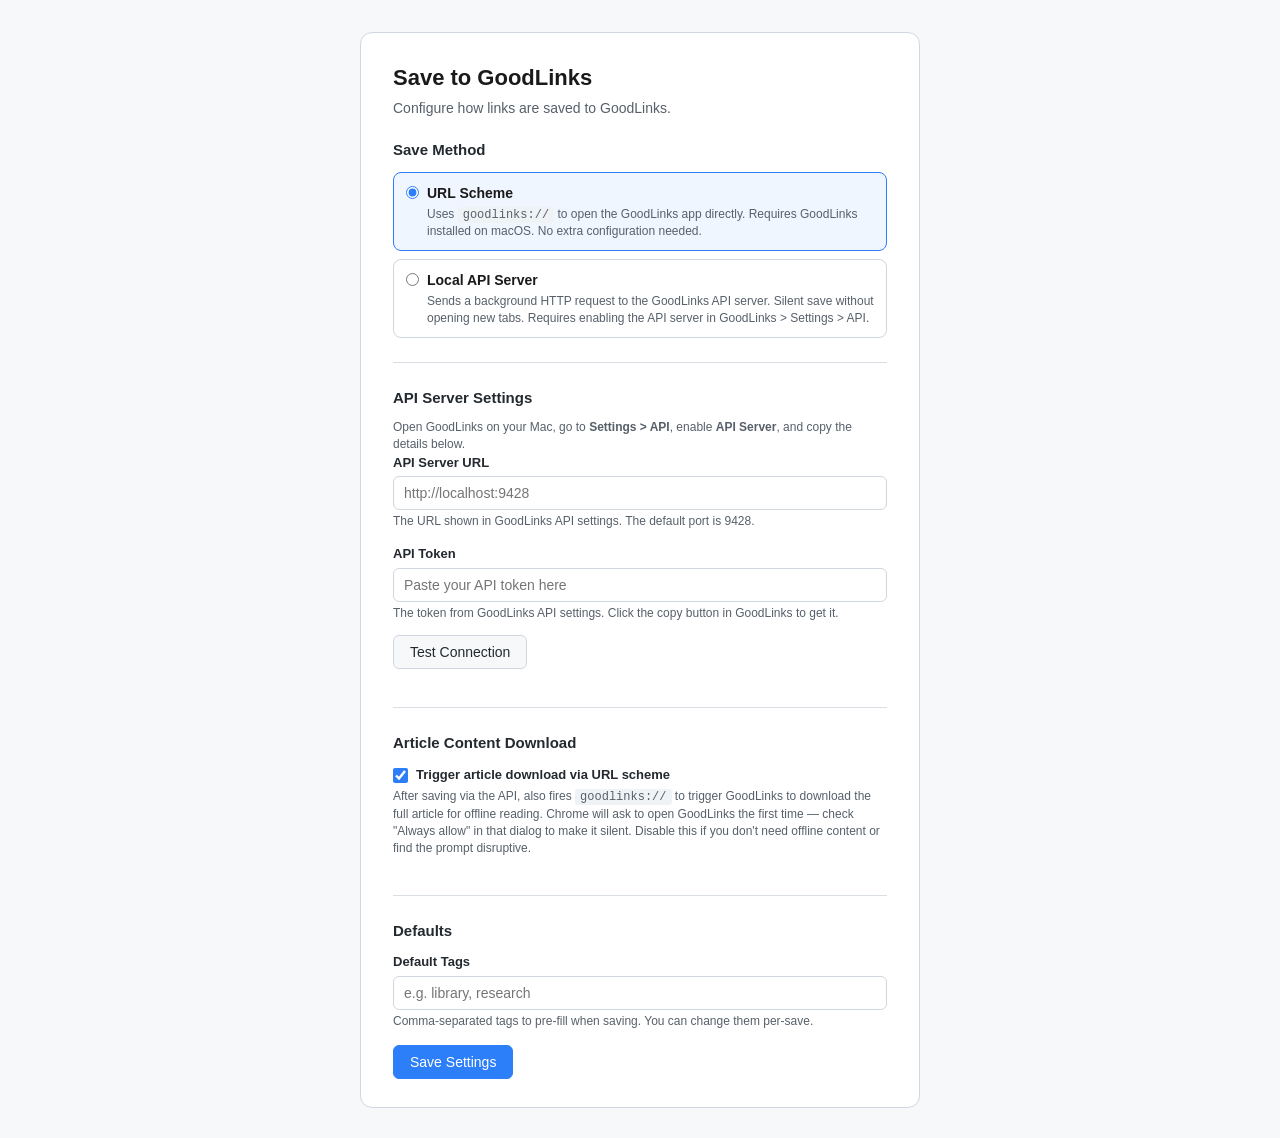
<file: goodlinks-extension/options.html>
<!DOCTYPE html>
<html>
<head>
  <meta charset="utf-8">
  <title>Save to GoodLinks - Settings</title>
  <link rel="stylesheet" href="options.css">
</head>
<body>
  <div id="app">
    <h1>Save to GoodLinks</h1>
    <p class="subtitle">Configure how links are saved to GoodLinks.</p>

    <div id="status-msg" class="hidden"></div>

    <section>
      <h2>Save Method</h2>

      <div class="radio-group">
        <label class="radio-option">
          <input type="radio" name="saveMethod" value="urlscheme" checked>
          <div>
            <strong>URL Scheme</strong>
            <span class="hint">Uses <code>goodlinks://</code> to open the GoodLinks app directly.
              Requires GoodLinks installed on macOS. No extra configuration needed.</span>
          </div>
        </label>

        <label class="radio-option">
          <input type="radio" name="saveMethod" value="api">
          <div>
            <strong>Local API Server</strong>
            <span class="hint">Sends a background HTTP request to the GoodLinks API server.
              Silent save without opening new tabs. Requires enabling the API server in
              GoodLinks &gt; Settings &gt; API.</span>
          </div>
        </label>
      </div>
    </section>

    <section id="api-settings">
      <h2>API Server Settings</h2>
      <p class="hint">
        Open GoodLinks on your Mac, go to <strong>Settings &gt; API</strong>,
        enable <strong>API Server</strong>, and copy the details below.
      </p>

      <div class="field">
        <label for="apiUrl">API Server URL</label>
        <input type="text" id="apiUrl" placeholder="http://localhost:9428">
        <span class="hint">The URL shown in GoodLinks API settings. The default port is 9428.</span>
      </div>

      <div class="field">
        <label for="apiToken">API Token</label>
        <input type="password" id="apiToken" placeholder="Paste your API token here">
        <span class="hint">The token from GoodLinks API settings. Click the copy button in GoodLinks to get it.</span>
      </div>

      <div class="field">
        <button id="test-btn">Test Connection</button>
        <span id="test-result" class="hidden"></span>
      </div>
    </section>

    <section id="content-fetch-settings">
      <h2>Article Content Download</h2>

      <div class="field checkbox-field">
        <label>
          <input type="checkbox" id="fetchContent" checked>
          <strong>Trigger article download via URL scheme</strong>
        </label>
        <span class="hint">After saving via the API, also fires <code>goodlinks://</code> to
          trigger GoodLinks to download the full article for offline reading.
          Chrome will ask to open GoodLinks the first time — check
          "Always allow" in that dialog to make it silent.
          Disable this if you don't need offline content or find the prompt disruptive.</span>
      </div>
    </section>

    <section>
      <h2>Defaults</h2>

      <div class="field">
        <label for="defaultTags">Default Tags</label>
        <input type="text" id="defaultTags" placeholder="e.g. library, research">
        <span class="hint">Comma-separated tags to pre-fill when saving. You can change them per-save.</span>
      </div>
    </section>

    <div class="actions">
      <button id="save-btn" class="primary">Save Settings</button>
    </div>
  </div>

  <script src="options.js"></script>
</body>
</html>
</file>
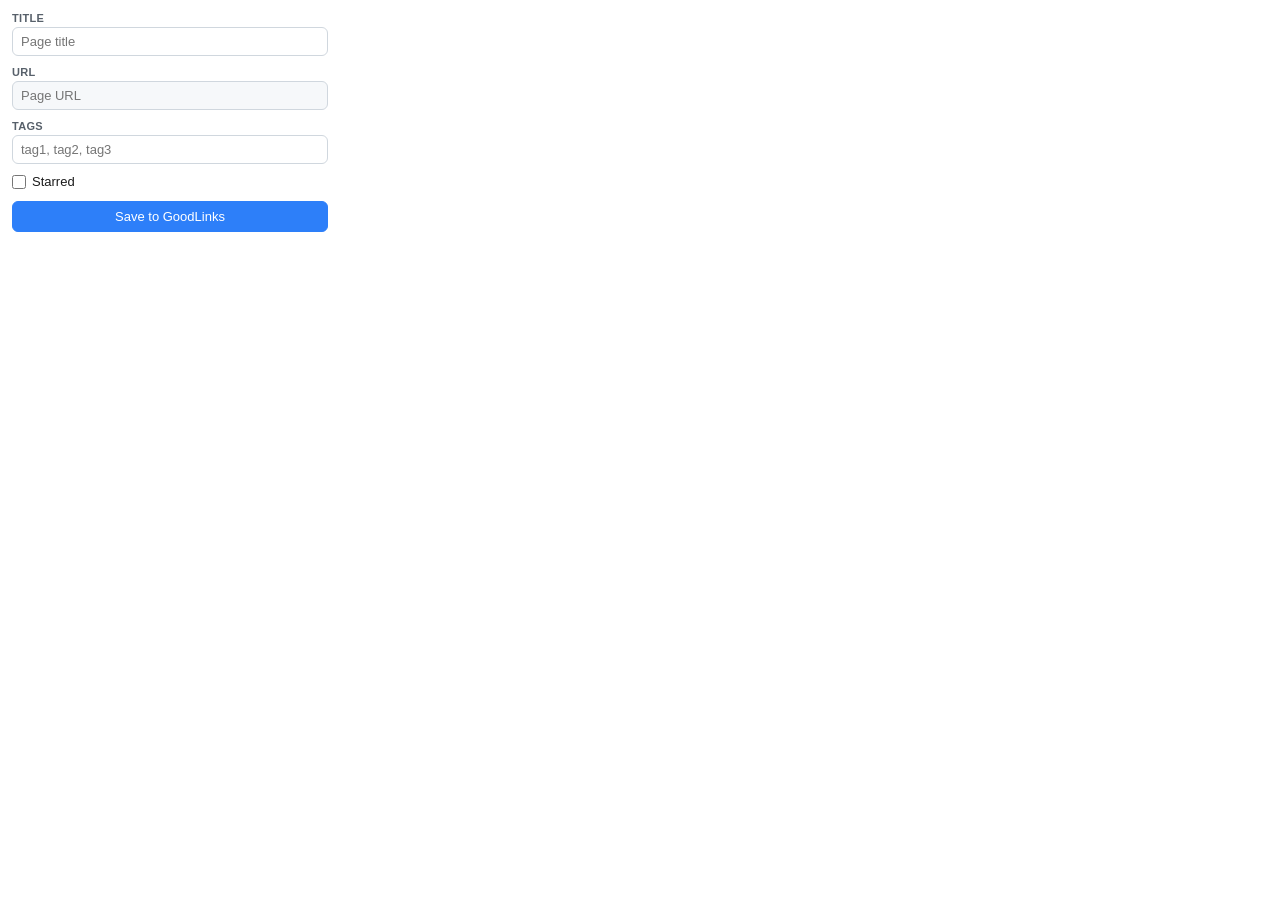
<file: goodlinks-extension/popup.html>
<!DOCTYPE html>
<html>
<head>
  <meta charset="utf-8">
  <link rel="stylesheet" href="popup.css">
</head>
<body>
  <div id="app">
    <div id="status-banner" class="hidden"></div>

    <div id="setup-prompt" class="hidden">
      <p>Please configure your GoodLinks API settings to get started.</p>
      <button id="open-options">Open Settings</button>
    </div>

    <div id="save-form">
      <div class="field">
        <label for="title">Title</label>
        <input type="text" id="title" placeholder="Page title">
      </div>

      <div class="field">
        <label for="url">URL</label>
        <input type="text" id="url" placeholder="Page URL" readonly>
      </div>

      <div class="field">
        <label for="tags">Tags</label>
        <input type="text" id="tags" placeholder="tag1, tag2, tag3">
      </div>

      <div class="field checkbox-field">
        <label>
          <input type="checkbox" id="starred">
          Starred
        </label>
      </div>

      <div class="actions">
        <button id="save-btn" class="primary">Save to GoodLinks</button>
      </div>
    </div>
  </div>

  <script src="popup.js"></script>
</body>
</html>
</file>
<file: american-atlas/vendor/leaflet/leaflet.css>
/* required styles */

.leaflet-pane,
.leaflet-tile,
.leaflet-marker-icon,
.leaflet-marker-shadow,
.leaflet-tile-container,
.leaflet-pane > svg,
.leaflet-pane > canvas,
.leaflet-zoom-box,
.leaflet-image-layer,
.leaflet-layer {
	position: absolute;
	left: 0;
	top: 0;
	}
.leaflet-container {
	overflow: hidden;
	}
.leaflet-tile,
.leaflet-marker-icon,
.leaflet-marker-shadow {
	-webkit-user-select: none;
	   -moz-user-select: none;
	        user-select: none;
	  -webkit-user-drag: none;
	}
/* Prevents IE11 from highlighting tiles in blue */
.leaflet-tile::selection {
	background: transparent;
}
/* Safari renders non-retina tile on retina better with this, but Chrome is worse */
.leaflet-safari .leaflet-tile {
	image-rendering: -webkit-optimize-contrast;
	}
/* hack that prevents hw layers "stretching" when loading new tiles */
.leaflet-safari .leaflet-tile-container {
	width: 1600px;
	height: 1600px;
	-webkit-transform-origin: 0 0;
	}
.leaflet-marker-icon,
.leaflet-marker-shadow {
	display: block;
	}
/* .leaflet-container svg: reset svg max-width decleration shipped in Joomla! (joomla.org) 3.x */
/* .leaflet-container img: map is broken in FF if you have max-width: 100% on tiles */
.leaflet-container .leaflet-overlay-pane svg {
	max-width: none !important;
	max-height: none !important;
	}
.leaflet-container .leaflet-marker-pane img,
.leaflet-container .leaflet-shadow-pane img,
.leaflet-container .leaflet-tile-pane img,
.leaflet-container img.leaflet-image-layer,
.leaflet-container .leaflet-tile {
	max-width: none !important;
	max-height: none !important;
	width: auto;
	padding: 0;
	}

.leaflet-container img.leaflet-tile {
	/* See: https://bugs.chromium.org/p/chromium/issues/detail?id=600120 */
	mix-blend-mode: plus-lighter;
}

.leaflet-container.leaflet-touch-zoom {
	-ms-touch-action: pan-x pan-y;
	touch-action: pan-x pan-y;
	}
.leaflet-container.leaflet-touch-drag {
	-ms-touch-action: pinch-zoom;
	/* Fallback for FF which doesn't support pinch-zoom */
	touch-action: none;
	touch-action: pinch-zoom;
}
.leaflet-container.leaflet-touch-drag.leaflet-touch-zoom {
	-ms-touch-action: none;
	touch-action: none;
}
.leaflet-container {
	-webkit-tap-highlight-color: transparent;
}
.leaflet-container a {
	-webkit-tap-highlight-color: rgba(51, 181, 229, 0.4);
}
.leaflet-tile {
	filter: inherit;
	visibility: hidden;
	}
.leaflet-tile-loaded {
	visibility: inherit;
	}
.leaflet-zoom-box {
	width: 0;
	height: 0;
	-moz-box-sizing: border-box;
	     box-sizing: border-box;
	z-index: 800;
	}
/* workaround for https://bugzilla.mozilla.org/show_bug.cgi?id=888319 */
.leaflet-overlay-pane svg {
	-moz-user-select: none;
	}

.leaflet-pane         { z-index: 400; }

.leaflet-tile-pane    { z-index: 200; }
.leaflet-overlay-pane { z-index: 400; }
.leaflet-shadow-pane  { z-index: 500; }
.leaflet-marker-pane  { z-index: 600; }
.leaflet-tooltip-pane   { z-index: 650; }
.leaflet-popup-pane   { z-index: 700; }

.leaflet-map-pane canvas { z-index: 100; }
.leaflet-map-pane svg    { z-index: 200; }

.leaflet-vml-shape {
	width: 1px;
	height: 1px;
	}
.lvml {
	behavior: url(#default#VML);
	display: inline-block;
	position: absolute;
	}


/* control positioning */

.leaflet-control {
	position: relative;
	z-index: 800;
	pointer-events: visiblePainted; /* IE 9-10 doesn't have auto */
	pointer-events: auto;
	}
.leaflet-top,
.leaflet-bottom {
	position: absolute;
	z-index: 1000;
	pointer-events: none;
	}
.leaflet-top {
	top: 0;
	}
.leaflet-right {
	right: 0;
	}
.leaflet-bottom {
	bottom: 0;
	}
.leaflet-left {
	left: 0;
	}
.leaflet-control {
	float: left;
	clear: both;
	}
.leaflet-right .leaflet-control {
	float: right;
	}
.leaflet-top .leaflet-control {
	margin-top: 10px;
	}
.leaflet-bottom .leaflet-control {
	margin-bottom: 10px;
	}
.leaflet-left .leaflet-control {
	margin-left: 10px;
	}
.leaflet-right .leaflet-control {
	margin-right: 10px;
	}


/* zoom and fade animations */

.leaflet-fade-anim .leaflet-popup {
	opacity: 0;
	-webkit-transition: opacity 0.2s linear;
	   -moz-transition: opacity 0.2s linear;
	        transition: opacity 0.2s linear;
	}
.leaflet-fade-anim .leaflet-map-pane .leaflet-popup {
	opacity: 1;
	}
.leaflet-zoom-animated {
	-webkit-transform-origin: 0 0;
	    -ms-transform-origin: 0 0;
	        transform-origin: 0 0;
	}
svg.leaflet-zoom-animated {
	will-change: transform;
}

.leaflet-zoom-anim .leaflet-zoom-animated {
	-webkit-transition: -webkit-transform 0.25s cubic-bezier(0,0,0.25,1);
	   -moz-transition:    -moz-transform 0.25s cubic-bezier(0,0,0.25,1);
	        transition:         transform 0.25s cubic-bezier(0,0,0.25,1);
	}
.leaflet-zoom-anim .leaflet-tile,
.leaflet-pan-anim .leaflet-tile {
	-webkit-transition: none;
	   -moz-transition: none;
	        transition: none;
	}

.leaflet-zoom-anim .leaflet-zoom-hide {
	visibility: hidden;
	}


/* cursors */

.leaflet-interactive {
	cursor: pointer;
	}
.leaflet-grab {
	cursor: -webkit-grab;
	cursor:    -moz-grab;
	cursor:         grab;
	}
.leaflet-crosshair,
.leaflet-crosshair .leaflet-interactive {
	cursor: crosshair;
	}
.leaflet-popup-pane,
.leaflet-control {
	cursor: auto;
	}
.leaflet-dragging .leaflet-grab,
.leaflet-dragging .leaflet-grab .leaflet-interactive,
.leaflet-dragging .leaflet-marker-draggable {
	cursor: move;
	cursor: -webkit-grabbing;
	cursor:    -moz-grabbing;
	cursor:         grabbing;
	}

/* marker & overlays interactivity */
.leaflet-marker-icon,
.leaflet-marker-shadow,
.leaflet-image-layer,
.leaflet-pane > svg path,
.leaflet-tile-container {
	pointer-events: none;
	}

.leaflet-marker-icon.leaflet-interactive,
.leaflet-image-layer.leaflet-interactive,
.leaflet-pane > svg path.leaflet-interactive,
svg.leaflet-image-layer.leaflet-interactive path {
	pointer-events: visiblePainted; /* IE 9-10 doesn't have auto */
	pointer-events: auto;
	}

/* visual tweaks */

.leaflet-container {
	background: #ddd;
	outline-offset: 1px;
	}
.leaflet-container a {
	color: #0078A8;
	}
.leaflet-zoom-box {
	border: 2px dotted #38f;
	background: rgba(255,255,255,0.5);
	}


/* general typography */
.leaflet-container {
	font-family: "Helvetica Neue", Arial, Helvetica, sans-serif;
	font-size: 12px;
	font-size: 0.75rem;
	line-height: 1.5;
	}


/* general toolbar styles */

.leaflet-bar {
	box-shadow: 0 1px 5px rgba(0,0,0,0.65);
	border-radius: 4px;
	}
.leaflet-bar a {
	background-color: #fff;
	border-bottom: 1px solid #ccc;
	width: 26px;
	height: 26px;
	line-height: 26px;
	display: block;
	text-align: center;
	text-decoration: none;
	color: black;
	}
.leaflet-bar a,
.leaflet-control-layers-toggle {
	background-position: 50% 50%;
	background-repeat: no-repeat;
	display: block;
	}
.leaflet-bar a:hover,
.leaflet-bar a:focus {
	background-color: #f4f4f4;
	}
.leaflet-bar a:first-child {
	border-top-left-radius: 4px;
	border-top-right-radius: 4px;
	}
.leaflet-bar a:last-child {
	border-bottom-left-radius: 4px;
	border-bottom-right-radius: 4px;
	border-bottom: none;
	}
.leaflet-bar a.leaflet-disabled {
	cursor: default;
	background-color: #f4f4f4;
	color: #bbb;
	}

.leaflet-touch .leaflet-bar a {
	width: 30px;
	height: 30px;
	line-height: 30px;
	}
.leaflet-touch .leaflet-bar a:first-child {
	border-top-left-radius: 2px;
	border-top-right-radius: 2px;
	}
.leaflet-touch .leaflet-bar a:last-child {
	border-bottom-left-radius: 2px;
	border-bottom-right-radius: 2px;
	}

/* zoom control */

.leaflet-control-zoom-in,
.leaflet-control-zoom-out {
	font: bold 18px 'Lucida Console', Monaco, monospace;
	text-indent: 1px;
	}

.leaflet-touch .leaflet-control-zoom-in, .leaflet-touch .leaflet-control-zoom-out  {
	font-size: 22px;
	}


/* layers control */

.leaflet-control-layers {
	box-shadow: 0 1px 5px rgba(0,0,0,0.4);
	background: #fff;
	border-radius: 5px;
	}
.leaflet-control-layers-toggle {
	background-image: url(images/layers.png);
	width: 36px;
	height: 36px;
	}
.leaflet-retina .leaflet-control-layers-toggle {
	background-image: url(images/layers-2x.png);
	background-size: 26px 26px;
	}
.leaflet-touch .leaflet-control-layers-toggle {
	width: 44px;
	height: 44px;
	}
.leaflet-control-layers .leaflet-control-layers-list,
.leaflet-control-layers-expanded .leaflet-control-layers-toggle {
	display: none;
	}
.leaflet-control-layers-expanded .leaflet-control-layers-list {
	display: block;
	position: relative;
	}
.leaflet-control-layers-expanded {
	padding: 6px 10px 6px 6px;
	color: #333;
	background: #fff;
	}
.leaflet-control-layers-scrollbar {
	overflow-y: scroll;
	overflow-x: hidden;
	padding-right: 5px;
	}
.leaflet-control-layers-selector {
	margin-top: 2px;
	position: relative;
	top: 1px;
	}
.leaflet-control-layers label {
	display: block;
	font-size: 13px;
	font-size: 1.08333em;
	}
.leaflet-control-layers-separator {
	height: 0;
	border-top: 1px solid #ddd;
	margin: 5px -10px 5px -6px;
	}

/* Default icon URLs */
.leaflet-default-icon-path { /* used only in path-guessing heuristic, see L.Icon.Default */
	background-image: url(images/marker-icon.png);
	}


/* attribution and scale controls */

.leaflet-container .leaflet-control-attribution {
	background: #fff;
	background: rgba(255, 255, 255, 0.8);
	margin: 0;
	}
.leaflet-control-attribution,
.leaflet-control-scale-line {
	padding: 0 5px;
	color: #333;
	line-height: 1.4;
	}
.leaflet-control-attribution a {
	text-decoration: none;
	}
.leaflet-control-attribution a:hover,
.leaflet-control-attribution a:focus {
	text-decoration: underline;
	}
.leaflet-attribution-flag {
	display: inline !important;
	vertical-align: baseline !important;
	width: 1em;
	height: 0.6669em;
	}
.leaflet-left .leaflet-control-scale {
	margin-left: 5px;
	}
.leaflet-bottom .leaflet-control-scale {
	margin-bottom: 5px;
	}
.leaflet-control-scale-line {
	border: 2px solid #777;
	border-top: none;
	line-height: 1.1;
	padding: 2px 5px 1px;
	white-space: nowrap;
	-moz-box-sizing: border-box;
	     box-sizing: border-box;
	background: rgba(255, 255, 255, 0.8);
	text-shadow: 1px 1px #fff;
	}
.leaflet-control-scale-line:not(:first-child) {
	border-top: 2px solid #777;
	border-bottom: none;
	margin-top: -2px;
	}
.leaflet-control-scale-line:not(:first-child):not(:last-child) {
	border-bottom: 2px solid #777;
	}

.leaflet-touch .leaflet-control-attribution,
.leaflet-touch .leaflet-control-layers,
.leaflet-touch .leaflet-bar {
	box-shadow: none;
	}
.leaflet-touch .leaflet-control-layers,
.leaflet-touch .leaflet-bar {
	border: 2px solid rgba(0,0,0,0.2);
	background-clip: padding-box;
	}


/* popup */

.leaflet-popup {
	position: absolute;
	text-align: center;
	margin-bottom: 20px;
	}
.leaflet-popup-content-wrapper {
	padding: 1px;
	text-align: left;
	border-radius: 12px;
	}
.leaflet-popup-content {
	margin: 13px 24px 13px 20px;
	line-height: 1.3;
	font-size: 13px;
	font-size: 1.08333em;
	min-height: 1px;
	}
.leaflet-popup-content p {
	margin: 17px 0;
	margin: 1.3em 0;
	}
.leaflet-popup-tip-container {
	width: 40px;
	height: 20px;
	position: absolute;
	left: 50%;
	margin-top: -1px;
	margin-left: -20px;
	overflow: hidden;
	pointer-events: none;
	}
.leaflet-popup-tip {
	width: 17px;
	height: 17px;
	padding: 1px;

	margin: -10px auto 0;
	pointer-events: auto;

	-webkit-transform: rotate(45deg);
	   -moz-transform: rotate(45deg);
	    -ms-transform: rotate(45deg);
	        transform: rotate(45deg);
	}
.leaflet-popup-content-wrapper,
.leaflet-popup-tip {
	background: white;
	color: #333;
	box-shadow: 0 3px 14px rgba(0,0,0,0.4);
	}
.leaflet-container a.leaflet-popup-close-button {
	position: absolute;
	top: 0;
	right: 0;
	border: none;
	text-align: center;
	width: 24px;
	height: 24px;
	font: 16px/24px Tahoma, Verdana, sans-serif;
	color: #757575;
	text-decoration: none;
	background: transparent;
	}
.leaflet-container a.leaflet-popup-close-button:hover,
.leaflet-container a.leaflet-popup-close-button:focus {
	color: #585858;
	}
.leaflet-popup-scrolled {
	overflow: auto;
	}

.leaflet-oldie .leaflet-popup-content-wrapper {
	-ms-zoom: 1;
	}
.leaflet-oldie .leaflet-popup-tip {
	width: 24px;
	margin: 0 auto;

	-ms-filter: "progid:DXImageTransform.Microsoft.Matrix(M11=0.70710678, M12=0.70710678, M21=-0.70710678, M22=0.70710678)";
	filter: progid:DXImageTransform.Microsoft.Matrix(M11=0.70710678, M12=0.70710678, M21=-0.70710678, M22=0.70710678);
	}

.leaflet-oldie .leaflet-control-zoom,
.leaflet-oldie .leaflet-control-layers,
.leaflet-oldie .leaflet-popup-content-wrapper,
.leaflet-oldie .leaflet-popup-tip {
	border: 1px solid #999;
	}


/* div icon */

.leaflet-div-icon {
	background: #fff;
	border: 1px solid #666;
	}


/* Tooltip */
/* Base styles for the element that has a tooltip */
.leaflet-tooltip {
	position: absolute;
	padding: 6px;
	background-color: #fff;
	border: 1px solid #fff;
	border-radius: 3px;
	color: #222;
	white-space: nowrap;
	-webkit-user-select: none;
	-moz-user-select: none;
	-ms-user-select: none;
	user-select: none;
	pointer-events: none;
	box-shadow: 0 1px 3px rgba(0,0,0,0.4);
	}
.leaflet-tooltip.leaflet-interactive {
	cursor: pointer;
	pointer-events: auto;
	}
.leaflet-tooltip-top:before,
.leaflet-tooltip-bottom:before,
.leaflet-tooltip-left:before,
.leaflet-tooltip-right:before {
	position: absolute;
	pointer-events: none;
	border: 6px solid transparent;
	background: transparent;
	content: "";
	}

/* Directions */

.leaflet-tooltip-bottom {
	margin-top: 6px;
}
.leaflet-tooltip-top {
	margin-top: -6px;
}
.leaflet-tooltip-bottom:before,
.leaflet-tooltip-top:before {
	left: 50%;
	margin-left: -6px;
	}
.leaflet-tooltip-top:before {
	bottom: 0;
	margin-bottom: -12px;
	border-top-color: #fff;
	}
.leaflet-tooltip-bottom:before {
	top: 0;
	margin-top: -12px;
	margin-left: -6px;
	border-bottom-color: #fff;
	}
.leaflet-tooltip-left {
	margin-left: -6px;
}
.leaflet-tooltip-right {
	margin-left: 6px;
}
.leaflet-tooltip-left:before,
.leaflet-tooltip-right:before {
	top: 50%;
	margin-top: -6px;
	}
.leaflet-tooltip-left:before {
	right: 0;
	margin-right: -12px;
	border-left-color: #fff;
	}
.leaflet-tooltip-right:before {
	left: 0;
	margin-left: -12px;
	border-right-color: #fff;
	}

/* Printing */

@media print {
	/* Prevent printers from removing background-images of controls. */
	.leaflet-control {
		-webkit-print-color-adjust: exact;
		print-color-adjust: exact;
		}
	}
</file>
<file: american-atlas/style.css>
/* =========================================================================
 * THE ATLAS OF AMERICA — official Board stylesheet
 * Palette: federal navy, decree gold, ribbon red, archival parchment.
 * ========================================================================= */

:root {
  /* Old Glory, as specified by the Board's Vexillology Desk */
  --navy: #3c3b6e;       /* Old Glory blue */
  --navy-deep: #29284e;
  --gold: #d9a92c;       /* ceremonial fringe */
  --gold-bright: #f3c94f;
  --red: #b22234;        /* Old Glory red */
  --parchment: #f7f1e3;
  --ink: #241f1a;
  --water-blue: #2b6a9e;
  --park-green: #2e6b3f;
  --serif: "Playfair Display", Georgia, "Times New Roman", serif;
  --mono: "IBM Plex Mono", ui-monospace, SFMono-Regular, Menlo, monospace;
  --ticker-h: 34px;
}

* { box-sizing: border-box; }

html, body {
  margin: 0;
  height: 100%;
  font-family: var(--serif);
  background: var(--navy-deep);
  color: var(--ink);
}

body {
  display: flex;
  flex-direction: column;
  overflow: hidden;
}

.sr-only {
  position: absolute; width: 1px; height: 1px;
  overflow: hidden; clip: rect(0 0 0 0); white-space: nowrap;
}

/* ---------------- Masthead ---------------- */
#masthead {
  position: relative;
  z-index: 1200;
  flex-shrink: 0;
  display: flex;
  align-items: center;
  gap: 14px 18px;
  flex-wrap: wrap;
  padding: 8px 16px;
  background:
    url('data:image/svg+xml;utf8,<svg xmlns="http://www.w3.org/2000/svg" width="56" height="56" viewBox="0 0 56 56"><path fill="white" fill-opacity="0.055" d="M14 6l1.9 4.7 5.1.4-3.9 3.3 1.2 5-4.3-2.7-4.3 2.7 1.2-5L7 11.1l5.1-.4z"/><path fill="white" fill-opacity="0.055" d="M42 30l1.9 4.7 5.1.4-3.9 3.3 1.2 5-4.3-2.7-4.3 2.7 1.2-5-3.9-3.3 5.1-.4z"/></svg>'),
    linear-gradient(180deg, var(--navy) 0%, var(--navy-deep) 100%);
  /* thirteen stripes were requested; two fit */
  box-shadow: 0 2px 0 0 #ffffff, 0 5px 0 0 var(--red), 0 9px 16px rgba(0, 0, 0, 0.45);
  color: var(--parchment);
}

.mast-left { display: flex; align-items: center; gap: 12px; }

.mast-eagle {
  font-size: 50px;
  line-height: 1;
  filter: drop-shadow(0 2px 3px rgba(0,0,0,.5));
}

.mast-titles h1 {
  margin: 0;
  font-weight: 900;
  font-size: 26px;
  letter-spacing: 0.06em;
  text-transform: uppercase;
  color: var(--gold-bright);
  text-shadow: 0 2px 0 rgba(0,0,0,.4);
  line-height: 1;
}

.mast-tag {
  margin: 3px 0 0;
  font-size: 11.5px;
  font-style: italic;
  opacity: 0.85;
  letter-spacing: 0.02em;
}
.mast-tag strong { color: var(--gold-bright); font-style: normal; }

.mast-controls {
  margin-left: auto;
  display: flex;
  align-items: center;
  gap: 12px;
  flex-wrap: wrap;
  font-size: 12.5px;
}

.ctl.toggle { display: flex; align-items: center; gap: 6px; cursor: pointer; }
.ctl.toggle input { accent-color: var(--red); }

.ctl.filters {
  display: flex;
  gap: 2px;
  margin: 0;
  padding: 2px;
  border: 1px solid rgba(255, 255, 255, 0.35);
  border-radius: 4px;
}
.ctl.filters label { cursor: pointer; }
.ctl.filters input { position: absolute; opacity: 0; }
.ctl.filters span {
  display: inline-block;
  padding: 4px 9px;
  border-radius: 3px;
  transition: background 0.15s, color 0.15s;
}
.ctl.filters input:checked + span {
  background: #ffffff;
  color: var(--navy-deep);
  font-weight: 700;
}
.ctl.filters input:focus-visible + span { outline: 2px solid var(--gold-bright); }

.ctl.btn {
  font-family: var(--serif);
  font-size: 12.5px;
  padding: 5px 12px;
  cursor: pointer;
  color: var(--parchment);
  background: transparent;
  border: 1px solid rgba(255, 255, 255, 0.35);
  border-radius: 4px;
  transition: background 0.15s;
}
.ctl.btn:hover { background: rgba(255, 255, 255, 0.14); }

/* ---------------- Map ---------------- */
#map {
  position: relative;
  flex: 1;
  min-height: 0;
  z-index: 0; /* contain Leaflet's pane z-indexes below the chrome */
  background: #bcd6e8; /* the ocean — also, of course, named America */
}

/* Tablet portrait (iPad-class): title and stats share the top row, and the
 * controls get their own tidy full-width second row */
@media (max-width: 1180px) and (min-width: 901px) {
  .mast-controls {
    flex-basis: 100%;
    margin-left: 0;
    justify-content: flex-start;
    gap: 18px;
    border-top: 1px solid rgba(255, 255, 255, 0.18);
    padding-top: 8px;
  }
}

/* Narrow screens: tighter chrome, controls wrap below */
@media (max-width: 900px) {
  .mast-controls { margin-left: 0; }
}
@media (max-width: 560px) {
  #masthead { gap: 8px 12px; padding: 7px 10px; }
  .mast-eagle { font-size: 36px; }
  .mast-titles h1 { font-size: 20px; }
  .mast-tag { display: none; }
  .mast-controls { gap: 8px; font-size: 12px; }
  .ctl.filters span { padding: 4px 7px; }
  .ticker-label { display: none; }
  .leaflet-control-attribution { font-size: 8.5px; max-width: 78vw; }
}

/* ---------------- Map labels ---------------- */
.atlas-label { background: none; border: none; }

/* Admin labels: the only truthful words left on this map */
.admin-lbl {
  position: absolute;
  transform: translate(-50%, -50%);
  white-space: nowrap;
  pointer-events: none;
  font-family: var(--serif);
  text-align: center;
}
.admin-country {
  font-size: 14px;
  font-weight: 700;
  text-transform: uppercase;
  letter-spacing: 0.4em;
  color: #85735a;
  opacity: 0.8;
  text-shadow: 0 0 5px rgba(242, 234, 214, 0.9);
}
.admin-state {
  font-size: 9.5px;
  text-transform: uppercase;
  letter-spacing: 0.16em;
  color: #9c8a6e;
  opacity: 0.85;
  text-shadow: 0 0 4px rgba(242, 234, 214, 0.9);
}
/* A country label the Board did NOT leave alone */
.admin-renamed {
  pointer-events: auto;
  cursor: pointer;
  color: var(--red);
  text-decoration: underline dotted;
  text-decoration-thickness: 1px;
  text-underline-offset: 4px;
}

/* ---------------- First-visit hint ---------------- */
#hint {
  position: absolute;
  top: 12px;
  left: 50%;
  transform: translateX(-50%);
  z-index: 1100;
  max-width: min(460px, 94%);
  display: flex;
  align-items: center;
  gap: 12px;
  padding: 10px 14px;
  background: linear-gradient(180deg, var(--navy) 0%, var(--navy-deep) 100%);
  color: var(--parchment);
  border: 1.5px solid var(--gold);
  border-radius: 8px;
  box-shadow: 0 6px 20px rgba(0, 0, 0, 0.4);
  font-size: 13.5px;
  line-height: 1.4;
}
#hint[hidden] { display: none; }
.hint-notice {
  display: block;
  font-family: var(--mono);
  font-size: 9.5px;
  font-weight: 600;
  letter-spacing: 0.14em;
  text-transform: uppercase;
  color: var(--gold-bright);
  margin-bottom: 3px;
}
#hint .hint-btns { display: flex; gap: 8px; flex-shrink: 0; }
#hint button {
  font-family: var(--serif);
  font-size: 12.5px;
  padding: 5px 11px;
  border-radius: 4px;
  cursor: pointer;
}
#hint-show { background: var(--red); color: #fff; border: 1px solid #fff; font-weight: 700; }
#hint-show:hover { background: #9c1c2c; }
#hint-close { background: transparent; color: var(--parchment); border: 1px solid rgba(255,255,255,.45); }
#hint-close:hover { background: rgba(255,255,255,.12); }
@media (max-width: 560px) {
  #hint { flex-direction: column; gap: 8px; font-size: 12.5px; text-align: center; }
}

.lbl {
  position: absolute;
  display: flex;
  flex-direction: column;
  align-items: center;
  white-space: nowrap;
  pointer-events: auto;
  cursor: pointer;
  text-align: center;
}

.lbl .new-name {
  text-shadow:
    -1px -1px 0 rgba(255,255,255,.85), 1px -1px 0 rgba(255,255,255,.85),
    -1px 1px 0 rgba(255,255,255,.85), 1px 1px 0 rgba(255,255,255,.85),
    0 0 6px rgba(255,255,255,.9);
  /* dotted underline: the cartographic convention for "yes, click me" */
  text-decoration: underline dotted;
  text-decoration-thickness: 1px;
  text-underline-offset: 3px;
}
.lbl:hover .new-name {
  background: rgba(255, 255, 255, 0.8);
  box-shadow: 0 0 0 3px rgba(255, 255, 255, 0.8);
  border-radius: 2px;
  text-decoration-style: solid;
}

/* Touch devices: pad out the tap targets (labels stay visually centered —
 * the -50% translate accounts for the padding) */
@media (pointer: coarse) {
  .lbl { padding: 10px 12px; }
  .admin-renamed { padding: 10px 12px; }
}

/* Waters: classic italic hydrographic lettering */
.lbl-water .new-name {
  font-style: italic;
  color: var(--water-blue);
  letter-spacing: 0.08em;
}
.lbl-kind-ocean .new-name, .lbl-kind-sea .new-name {
  text-transform: uppercase;
  letter-spacing: 0.35em;
  font-size: 15px;
}
.lbl-kind-gulf .new-name { text-transform: uppercase; letter-spacing: 0.2em; font-size: 13px; }
.lbl-kind-lake .new-name, .lbl-kind-bay .new-name { font-size: 12.5px; }
.lbl-kind-river .new-name { font-size: 11.5px; letter-spacing: 0.14em; }
.lbl-kind-sound .new-name, .lbl-kind-strait .new-name, .lbl-kind-falls .new-name { font-size: 11px; }

/* Parks: small-caps conservation green, with tree */
.lbl-park .new-name {
  color: var(--park-green);
  font-variant: small-caps;
  font-weight: 700;
  font-size: 12px;
  letter-spacing: 0.05em;
}
.lbl-park .new-name::before { content: "🌲 "; font-size: 10px; }

/* Landmarks: federal red with star */
.lbl-landmark .new-name {
  color: var(--red);
  font-weight: 700;
  font-size: 11.5px;
}
.lbl-landmark .new-name::before { content: "★ "; color: var(--gold); }

/* Bigger type for continental-rank features */
.rank-3 .new-name { font-size: 1.25em; }

.lbl .badge {
  margin-top: 1px;
  font-family: var(--mono);
  font-size: 8px;
  font-weight: 600;
  letter-spacing: 0.08em;
  color: #fff;
  background: var(--red);
  padding: 1px 5px;
  border-radius: 2px;
  box-shadow: 0 1px 2px rgba(0,0,0,.3);
}

/* Former names: hidden until someone commits thoughtcrime */
.lbl .former-name {
  display: none;
  margin-top: 1px;
  font-size: 9.5px;
  font-style: italic;
  color: #6b5f52;
  text-decoration: line-through;
  text-shadow: 0 0 4px rgba(255,255,255,.9);
}
body.show-former .lbl .former-name { display: block; }

/* ---------------- Popups: every decree dressed as the flag ---------------- */
.atlas-popup .leaflet-popup-content-wrapper {
  background: #ffffff;
  border: 1.5px solid var(--navy);
  border-radius: 8px;
  overflow: hidden;
  padding: 0;
  box-shadow: 0 6px 24px rgba(0,0,0,.35);
}
.atlas-popup .leaflet-popup-tip { background: #ffffff; border: 1px solid var(--navy); }
.atlas-popup .leaflet-popup-content { margin: 0; font-family: var(--serif); }
.atlas-popup .leaflet-popup-close-button { color: #fff; opacity: 0.85; }
.atlas-popup .leaflet-popup-close-button:hover { color: var(--gold-bright); }

.pop { padding: 0 0 12px; }
/* the canton: navy, stars, and the E.O. number */
.pop-eyebrow {
  font-family: var(--mono);
  font-size: 9.5px;
  letter-spacing: 0.12em;
  text-transform: uppercase;
  color: #ffffff;
  background:
    url('data:image/svg+xml;utf8,<svg xmlns="http://www.w3.org/2000/svg" width="34" height="34" viewBox="0 0 34 34"><path fill="white" fill-opacity="0.16" d="M9 4l1.2 3 3.2.2-2.5 2.1.8 3.2-2.7-1.7-2.7 1.7.8-3.2L4.6 7.2l3.2-.2z"/><path fill="white" fill-opacity="0.16" d="M25 19l1.2 3 3.2.2-2.5 2.1.8 3.2-2.7-1.7-2.7 1.7.8-3.2-2.5-2.1 3.2-.2z"/></svg>'),
    linear-gradient(180deg, var(--navy) 0%, #32315f 100%);
  padding: 9px 16px 8px;
  /* three of the thirteen stripes, in miniature */
  box-shadow: 0 2px 0 0 var(--red), 0 4px 0 0 #ffffff, 0 6px 0 0 var(--red);
  margin: 0 0 16px;
}
.pop > *:not(.pop-eyebrow) { margin-left: 16px; margin-right: 16px; }
.pop-name {
  margin: 0 0 2px;
  font-size: 20px;
  font-weight: 900;
  color: var(--navy);
  line-height: 1.1;
}
.pop-water .pop-name { color: var(--water-blue); font-style: italic; }
.pop-park .pop-name { color: var(--park-green); }
.pop-landmark .pop-name { color: var(--red); }

.pop-former { font-size: 12px; color: #5c5348; }
.pop-former s { color: #8a7d6c; }
.pop-retired { font-size: 10px; font-style: italic; }
.pop-meta {
  font-family: var(--mono);
  font-size: 10px;
  color: #6b5f52;
  margin: 5px 0;
}
.pop-official {
  font-size: 11.5px;
  font-weight: 700;
  color: #fff;
  background: var(--red);
  padding: 4px 8px;
  border-radius: 3px;
  margin: 6px 0;
}
.pop-note { font-size: 12.5px; line-height: 1.45; margin: 7px 0; }

/* ---------------- Drawers ---------------- */
.drawer {
  position: fixed;
  top: 0;
  right: 0;
  bottom: 0;
  width: min(440px, 92vw);
  z-index: 1300;
  background: var(--parchment);
  border-left: 3px solid var(--gold);
  box-shadow: -8px 0 24px rgba(0,0,0,.35);
  padding: 20px 24px;
  overflow-y: auto;
  transform: translateX(105%);
  transition: transform 0.25s ease;
}
.drawer.open { transform: translateX(0); }

.drawer h2 {
  margin: 0 0 10px;
  font-size: 21px;
  font-weight: 900;
  color: var(--navy);
  border-bottom: 2px solid var(--gold);
  padding-bottom: 6px;
}
.drawer p { font-size: 14px; line-height: 1.55; }
.drawer a { color: var(--red); }
.drawer .colophon { font-size: 11.5px; color: #6b5f52; border-top: 1px solid rgba(0,0,0,.15); padding-top: 10px; }

.drawer pre {
  font-family: var(--mono);
  font-size: 10.5px;
  line-height: 1.6;
  background: var(--navy-deep);
  color: #7fd487;
  padding: 14px;
  border-radius: 6px;
  overflow-x: auto;
}

.drawer-close {
  position: absolute;
  top: 10px; right: 12px;
  border: none;
  background: none;
  font-size: 16px;
  cursor: pointer;
  color: var(--navy);
}

/* ---------------- Ticker ---------------- */
#ticker {
  position: relative;
  z-index: 1200;
  flex-shrink: 0;
  min-height: var(--ticker-h);
  display: flex;
  align-items: center;
  gap: 12px;
  overflow: hidden;
  background: var(--red);
  color: #fff;
  border-top: 2px solid #ffffff;
  font-size: 13px;
  padding: 0 12px env(safe-area-inset-bottom);
  white-space: nowrap;
}
.ticker-label {
  flex-shrink: 0;
  font-family: var(--mono);
  font-size: 10px;
  font-weight: 600;
  letter-spacing: 0.15em;
  background: #fff;
  color: var(--red);
  padding: 2px 8px;
  border-radius: 2px;
}
#ticker-text { font-style: italic; min-width: 0; overflow: hidden; text-overflow: ellipsis; }

/* On phones the full bulletin matters more than the single-line look:
 * let it wrap to two clamped lines */
@media (max-width: 560px) {
  #ticker { white-space: normal; padding-top: 5px; padding-bottom: calc(5px + env(safe-area-inset-bottom)); }
  #ticker-text {
    white-space: normal;
    font-size: 12px;
    line-height: 1.3;
    display: -webkit-box;
    -webkit-line-clamp: 2;
    -webkit-box-orient: vertical;
    text-overflow: clip;
  }
}
.slide-in { animation: ticker-slide 0.45s ease-out; }
@keyframes ticker-slide {
  from { transform: translateY(120%); opacity: 0; }
  to { transform: translateY(0); opacity: 1; }
}

@media (prefers-reduced-motion: reduce) {
  .drawer { transition: none; }
  .slide-in { animation: none; }
}

/* Very narrow phones: smaller map labels across the board so all five
 * Great Lakes fit on screen, named, at the opening zoom. Last in the file
 * so it outranks the per-kind and rank-3 sizes. */
@media (max-width: 374px) {
  .lbl .new-name { font-size: 10.5px !important; }
}
</file>
<file: watch/style.css>
:root{--bg:#fff;--fg:#111;--line:#333;--muted:#666;--box:#fff;--accent:#111;--dim:#999}
body[data-stage="2"]{--bg:#f4f4f2;--box:#fbfbfa}
body[data-stage="3"]{--bg:#e9e9e6;--box:#f2f2ef;--line:#222}
body[data-stage="4"]{--bg:#2a2a2a;--fg:#e6e6e6;--line:#999;--muted:#aaa;--box:#333;--dim:#777}
body[data-stage="5"]{--bg:#0d0d0d;--fg:#d8d8d8;--line:#666;--muted:#888;--box:#161616;--dim:#555}
body[data-stage="6"]{--bg:#000;--fg:#ccc;--line:#444;--muted:#777;--box:#000;--dim:#444}
*{box-sizing:border-box}
html,body{margin:0;padding:0}
body{background:var(--bg);color:var(--fg);font-family:system-ui,-apple-system,"Segoe UI",Roboto,Helvetica,Arial,sans-serif;font-size:14px;line-height:1.45;transition:background 2s,color 2s}
#wrap{max-width:1100px;margin:0 auto;padding:10px 12px 40px}
#console{border:1px solid var(--line);background:var(--box);min-height:96px;padding:6px 10px;font-size:13px;margin-bottom:10px;overflow:hidden}
#console div{opacity:.55;transition:opacity .4s}
#console div:last-child{opacity:1}
#console div.project{font-weight:600}
#console div.loss{color:#b3261e}
body[data-stage="4"] #console div.loss,body[data-stage="5"] #console div.loss,body[data-stage="6"] #console div.loss{color:#ff7b72}
#cols{display:grid;grid-template-columns:repeat(3,1fr);gap:10px}
.col{min-width:0}
.box{border:1px solid var(--line);background:var(--box);padding:8px 10px;margin-bottom:10px;transition:opacity 1.5s}
.box.appear{animation:appear .6s ease-out}
@keyframes appear{from{opacity:0;transform:translateY(4px)}to{opacity:1;transform:none}}
.box h3{margin:0 0 6px;font-size:14px;border-bottom:1px solid var(--line);padding-bottom:3px}
.big{font-size:20px;font-weight:700;margin-bottom:6px}
.sub{font-size:12px;color:var(--muted)}
.row{margin:4px 0}
.cost,.lvl{font-size:12px;color:var(--muted)}
.hidden{display:none !important}
button{font:inherit;font-size:13px;padding:3px 9px;background:var(--box);color:var(--fg);border:1px solid var(--line);border-radius:3px;cursor:pointer}
button:hover:not(:disabled){background:var(--fg);color:var(--bg)}
button:disabled{opacity:.4;cursor:default}
#btnPeek{font-size:15px;padding:6px 14px}
.cam{margin:6px 0;padding:6px 0;border-top:1px dotted var(--line)}
.cam:first-child{border-top:none}
.cam .name{font-weight:600}
.cam .flavor{font-size:12px;color:var(--muted)}
.proj{border:1px solid var(--line);padding:6px 8px;margin:6px 0;cursor:pointer;animation:appear .5s}
.proj:hover:not(.locked){background:var(--fg);color:var(--bg)}
.proj:hover:not(.locked) .sub{color:inherit}
.proj.locked{opacity:.55;cursor:default}
.proj .title{font-weight:600}
.proj .costs{font-size:12px;color:var(--muted)}
.bar{height:8px;border:1px solid var(--line);margin-top:6px}
.bar i{display:block;height:100%;background:var(--fg);width:0;transition:width .5s}
.incident{min-height:38px;font-size:13px}
#battle{display:block;width:100%;height:70px;border:1px solid var(--line);margin:6px 0;background:var(--box)}
#alloc div{display:flex;justify-content:space-between;align-items:center;font-size:13px;margin:2px 0}
#alloc button{padding:0 6px;font-size:12px}
.rlog{font-size:12px;color:var(--muted);margin-top:6px}
.rlog div{margin:2px 0}
.rlog .w::before{content:"● ";color:var(--fg)}
.rlog .l::before{content:"○ ";color:#b3261e}
#foot{margin-top:14px;font-size:12px;color:var(--dim)}
#foot a{color:var(--dim)}
#stageName{margin-right:10px}
#heat{position:fixed;inset:0;width:100vw;height:100vh;pointer-events:none;opacity:0;transition:opacity 3s;z-index:50}
#dossier div{margin:4px 0;animation:appear .8s}
#dossier .k{color:var(--muted)}
.vidwrap{position:relative;width:100%;aspect-ratio:4/3;background:#000;margin:8px 0;overflow:hidden}
.vidwrap video,.vidwrap canvas{position:absolute;inset:0;width:100%;height:100%;object-fit:cover}
#endActions button{margin:6px 6px 0 0}
#aboutBox{position:fixed;inset:0;background:rgba(0,0,0,.6);display:flex;align-items:center;justify-content:center;z-index:100;padding:16px}
.aboutInner{background:var(--box);color:var(--fg);border:1px solid var(--line);max-width:560px;padding:16px 20px;font-size:13px}
.aboutInner a{color:inherit}
body.dim .box:not(#boxSubject){opacity:.25;pointer-events:none}
body.dim #console{opacity:.35}
body.gone .box:not(#boxLook),body.gone #console,body.gone #foot{display:none}
@media (max-width:820px){#cols{grid-template-columns:1fr 1fr}}
@media (max-width:560px){#cols{grid-template-columns:1fr}}
.lookwrap{position:relative;display:inline-block}
#floats{position:absolute;left:100%;top:0;margin-left:8px;width:140px;height:0;pointer-events:none}
.float{position:absolute;font-weight:700;font-size:13px;animation:floatup 1s ease-out forwards;white-space:nowrap}
@keyframes floatup{from{opacity:1;transform:translateY(0)}to{opacity:0;transform:translateY(-38px)}}
.big.pulse{animation:pulse .25s}
@keyframes pulse{50%{transform:scale(1.04)}}
.flash{animation:flash .6s}
@keyframes flash{0%{background:var(--fg);color:var(--bg)}100%{background:var(--box);color:var(--fg)}}
#btnLook:active{transform:scale(.97)}
.cam .name{display:inline-block}
.cam .n{font-variant-numeric:tabular-nums}
.cam .rate{font-size:11px;color:var(--muted);margin-left:6px}
#foot label{margin-left:10px;cursor:pointer}
</file>
<file: goodlinks-extension/options.css>
* {
  box-sizing: border-box;
  margin: 0;
  padding: 0;
}

body {
  font-family: -apple-system, BlinkMacSystemFont, "Segoe UI", Roboto, sans-serif;
  font-size: 14px;
  color: #1a1a1a;
  background: #f6f8fa;
  line-height: 1.5;
}

#app {
  max-width: 560px;
  margin: 32px auto;
  background: #fff;
  border-radius: 12px;
  border: 1px solid #d0d7de;
  padding: 28px 32px;
}

h1 {
  font-size: 22px;
  font-weight: 700;
  color: #1a1a1a;
}

.subtitle {
  color: #57606a;
  margin-top: 4px;
  margin-bottom: 20px;
}

h2 {
  font-size: 15px;
  font-weight: 600;
  margin-bottom: 10px;
  color: #24292f;
}

section {
  margin-bottom: 24px;
  padding-bottom: 24px;
  border-bottom: 1px solid #d8dee4;
}

section:last-of-type {
  border-bottom: none;
  margin-bottom: 16px;
  padding-bottom: 0;
}

.field {
  margin-bottom: 14px;
}

.field label {
  display: block;
  font-size: 13px;
  font-weight: 600;
  margin-bottom: 4px;
  color: #24292f;
}

.field input[type="text"],
.field input[type="password"] {
  width: 100%;
  padding: 8px 10px;
  border: 1px solid #d0d7de;
  border-radius: 6px;
  font-size: 14px;
  font-family: inherit;
  outline: none;
  transition: border-color 0.15s;
}

.field input[type="text"]:focus,
.field input[type="password"]:focus {
  border-color: #2d7ff9;
  box-shadow: 0 0 0 2px rgba(45, 127, 249, 0.15);
}

.hint {
  display: block;
  font-size: 12px;
  color: #57606a;
  margin-top: 3px;
  line-height: 1.4;
}

code {
  background: #f0f3f6;
  padding: 1px 5px;
  border-radius: 3px;
  font-size: 12px;
}

.radio-group {
  display: flex;
  flex-direction: column;
  gap: 8px;
}

.radio-option {
  display: flex;
  align-items: flex-start;
  gap: 8px;
  padding: 10px 12px;
  border: 1px solid #d0d7de;
  border-radius: 8px;
  cursor: pointer;
  transition: border-color 0.15s, background 0.15s;
}

.radio-option:hover {
  background: #f6f8fa;
}

.radio-option:has(input:checked) {
  border-color: #2d7ff9;
  background: #f0f6ff;
}

.radio-option input[type="radio"] {
  margin-top: 3px;
  accent-color: #2d7ff9;
}

.radio-option strong {
  display: block;
  font-size: 14px;
  margin-bottom: 2px;
}

.radio-option .hint {
  margin-top: 0;
}

.actions {
  margin-top: 16px;
}

button {
  padding: 8px 16px;
  border: 1px solid #d0d7de;
  border-radius: 6px;
  background: #f6f8fa;
  color: #24292f;
  font-size: 14px;
  font-family: inherit;
  font-weight: 500;
  cursor: pointer;
  transition: background 0.15s;
}

button:hover {
  background: #eaeef2;
}

button.primary {
  background: #2d7ff9;
  color: #fff;
  border-color: #2d7ff9;
}

button.primary:hover {
  background: #1a6de3;
}

.hidden {
  display: none !important;
}

#status-msg {
  padding: 10px 14px;
  border-radius: 6px;
  margin-bottom: 16px;
  font-weight: 500;
}

#status-msg.success {
  background: #e6f9ed;
  color: #1a7f37;
}

#status-msg.error {
  background: #ffeef0;
  color: #cf222e;
}

#test-result {
  margin-left: 10px;
  font-size: 13px;
  font-weight: 500;
}

#test-result.success {
  color: #1a7f37;
}

#test-result.error {
  color: #cf222e;
}

#api-settings.disabled,
#content-fetch-settings.disabled {
  opacity: 0.5;
  pointer-events: none;
}

.checkbox-field label {
  display: flex;
  align-items: flex-start;
  gap: 8px;
  cursor: pointer;
}

.checkbox-field input[type="checkbox"] {
  margin-top: 3px;
  width: 15px;
  height: 15px;
  accent-color: #2d7ff9;
}
</file>
<file: goodlinks-extension/popup.css>
* {
  box-sizing: border-box;
  margin: 0;
  padding: 0;
}

body {
  width: 340px;
  font-family: -apple-system, BlinkMacSystemFont, "Segoe UI", Roboto, sans-serif;
  font-size: 13px;
  color: #1a1a1a;
  background: #fff;
}

#app {
  padding: 12px;
}

.hidden {
  display: none !important;
}

#status-banner {
  padding: 8px 12px;
  border-radius: 6px;
  margin-bottom: 10px;
  font-weight: 500;
  text-align: center;
}

#status-banner.success {
  background: #e6f9ed;
  color: #1a7f37;
}

#status-banner.error {
  background: #ffeef0;
  color: #cf222e;
}

#status-banner.saving {
  background: #e8f0fe;
  color: #2d7ff9;
}

#setup-prompt {
  text-align: center;
  padding: 16px 8px;
}

#setup-prompt p {
  margin-bottom: 12px;
  color: #57606a;
  line-height: 1.4;
}

.field {
  margin-bottom: 10px;
}

.field label {
  display: block;
  font-size: 11px;
  font-weight: 600;
  color: #57606a;
  text-transform: uppercase;
  letter-spacing: 0.3px;
  margin-bottom: 3px;
}

.field input[type="text"] {
  width: 100%;
  padding: 6px 8px;
  border: 1px solid #d0d7de;
  border-radius: 6px;
  font-size: 13px;
  font-family: inherit;
  outline: none;
  transition: border-color 0.15s;
}

.field input[type="text"]:focus {
  border-color: #2d7ff9;
  box-shadow: 0 0 0 2px rgba(45, 127, 249, 0.15);
}

.field input[type="text"][readonly] {
  background: #f6f8fa;
  color: #57606a;
  cursor: default;
}

.checkbox-field label {
  display: flex;
  align-items: center;
  gap: 6px;
  font-size: 13px;
  font-weight: normal;
  color: #1a1a1a;
  text-transform: none;
  letter-spacing: normal;
  cursor: pointer;
}

.checkbox-field input[type="checkbox"] {
  width: 14px;
  height: 14px;
  accent-color: #2d7ff9;
}

.actions {
  margin-top: 12px;
}

button {
  padding: 7px 14px;
  border: 1px solid #d0d7de;
  border-radius: 6px;
  background: #f6f8fa;
  color: #24292f;
  font-size: 13px;
  font-family: inherit;
  font-weight: 500;
  cursor: pointer;
  transition: background 0.15s;
}

button:hover {
  background: #eaeef2;
}

button.primary {
  width: 100%;
  background: #2d7ff9;
  color: #fff;
  border-color: #2d7ff9;
}

button.primary:hover {
  background: #1a6de3;
}

button.primary:disabled {
  background: #8db9fb;
  border-color: #8db9fb;
  cursor: default;
}
</file>
